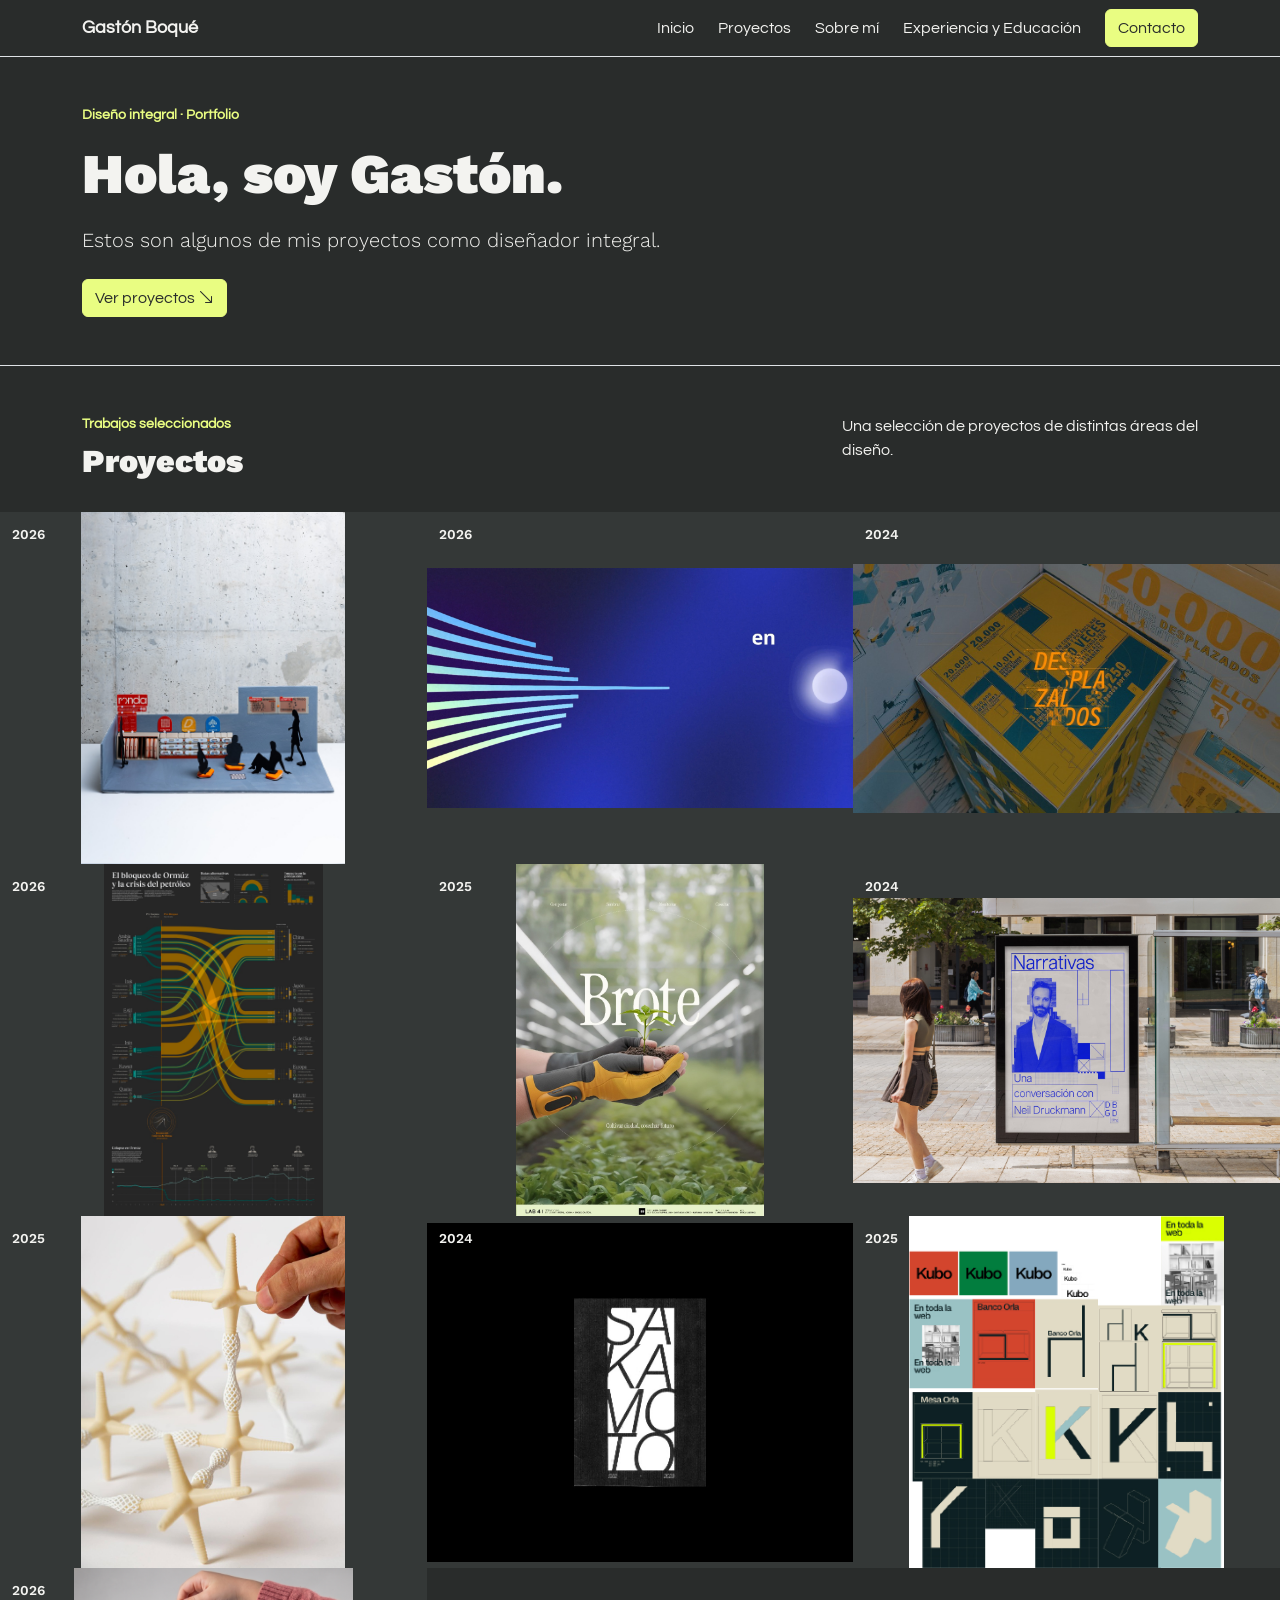
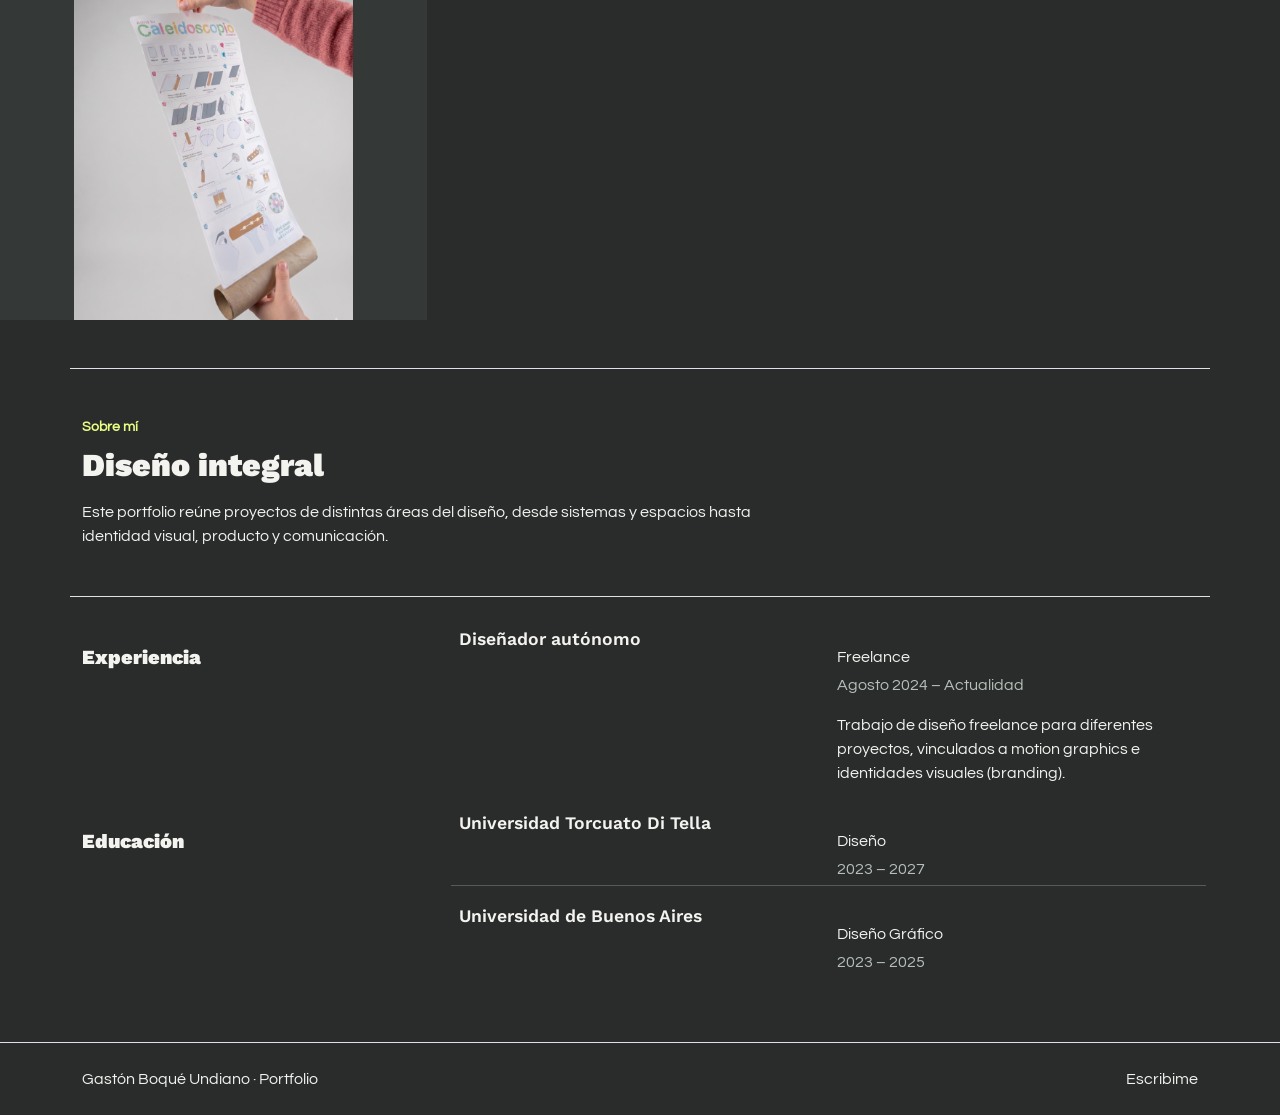
<file: index.html>
<!doctype html>
<html lang="es">
  <head>
    <meta charset="UTF-8" />
    <meta name="viewport" content="width=device-width, initial-scale=1.0" />
    <title>Portfolio de Gastón Boqué Undiano</title>

    <!-- Aca conecto los estilos de bootstrap -->
    <link
      rel="stylesheet"
      href="https://cdn.jsdelivr.net/npm/bootstrap@5.3.8/dist/css/bootstrap.min.css"
    />
    
    <!-- Aca conecto los iconos de bootstrap -->
    <link
      rel="stylesheet"
      href="https://cdn.jsdelivr.net/npm/bootstrap-icons@1.13.2/font/bootstrap-icons.min.css"
    />
    <!-- Aca conecto el css-->
    <link rel="stylesheet" href="css/estilos.css" />
  </head>

  <body>
    <!-- Aca armo la Navbar que se colapsa cuando se achica la pantalla en menu hamburguesa-->
    <nav class="navbar navbar-expand-lg navbar-dark border-bottom">
      <div class="container">
        <a class="navbar-brand fw-bold" href="#inicio">Gastón Boqué</a>

        <!-- Aca pongo el boton hamburguesa para cuando se achica la pantalla -->
        <button
          class="navbar-toggler"
          type="button"
          data-bs-toggle="collapse"
          data-bs-target="#menu-principal"
          aria-controls="menu-principal"
          aria-expanded="false"
          aria-label="Abrir menú de navegación"
        >
          <span class="navbar-toggler-icon"></span>
        </button>

        <!-- Aca pongo los enlaces internos de navegacion y el boton que abre el modal -->
        <div class="collapse navbar-collapse" id="menu-principal">
          <ul class="navbar-nav ms-auto align-items-lg-center gap-lg-2">
            <li class="nav-item">
              <a class="nav-link" href="#inicio">Inicio</a>
            </li>
            <li class="nav-item">
              <a class="nav-link" href="#proyectos">Proyectos</a>
            </li>
            <li class="nav-item">
              <a class="nav-link" href="#sobre-mi">Sobre mí</a>
            </li>
            <li class="nav-item">
              <a class="nav-link" href="#experiencia">Experiencia y Educación</a>
            </li>
            <li class="nav-item">
              <button
                class="btn btn-dark ms-lg-2"
                type="button"
                data-bs-toggle="modal"
                data-bs-target="#modal-contacto"
              >
                Contacto
              </button>
            </li>
          </ul>
        </div>
      </div>
    </nav>

    <!-- Aca armo el encabezado introductorio con encabezado, parrafo, y boton ancla que lleva a la seccion de proyectos -->
    <header id="inicio" class="encabezado-principal border-bottom">
      <div class="container py-5">
        <p class="etiqueta mb-3">Diseño integral · Portfolio</p>
        <h1 class="titulo-principal mb-3">Hola, soy Gastón.</h1>
        <p class="lead bajada mb-4">
          Estos son algunos de mis proyectos como diseñador integral.
        </p>
        <a class="btn btn-dark" href="#proyectos">
          Ver proyectos
          <i class="bi bi-arrow-down-right" aria-hidden="true"></i>
        </a>
      </div>
    </header>

    <!-- Aca empieza el contenido principal de la pagina con tres secciones -->
    <main class="py-5">

      <!-- Aca pongo la Seccion 1 de proyectos -->
      <section id="proyectos" class="mb-5" aria-labelledby="titulo-proyectos">
        <div class="container">
          <div class="row mb-4">
            <div class="col-12 col-lg-8">
              <p class="etiqueta mb-2">Trabajos seleccionados</p>
              <h2 id="titulo-proyectos" class="titulo-seccion">Proyectos</h2>
            </div>
            <div class="col-12 col-lg-4">
              <p class="mb-0">
                Una selección de proyectos de distintas áreas del diseño.
              </p>
            </div>
          </div>
        </div>
        <!-- Aca dejo el contenedor vacio con grilla responsiva donde JavaScript carga las tarjetas desde el json -->
        <div class="container-fluid px-0">
          <div
            id="contenedor-proyectos"
            class="row row-cols-1 row-cols-md-2 row-cols-lg-3 g-0"
          ></div>
        </div>
      </section>

      <!-- Aca pongo Seccion 2 Sobre mi -->
      <section id="sobre-mi" class="container sobre-mi border-top pt-5">
        <div class="row">
          <div class="col-12 col-lg-8">
            <p class="etiqueta mb-2">Sobre mí</p>
            <h2 class="titulo-seccion mb-3">Diseño integral</h2>
            <p class="mb-0">
              Este portfolio reúne proyectos de distintas áreas del diseño,
              desde sistemas y espacios hasta identidad visual, producto y
              comunicación.
            </p>
          </div>
        </div>
      </section>

      <!-- Aca pongo Seccion 3 de Experiencia y educacion con cols y rows, que tienen flex-->
      <section
        id="experiencia"
        class="container experiencia-educacion border-top pt-5 mt-5 d-flex flex-column gap-4"
        aria-labelledby="titulo-experiencia"
      >
        <!-- Aca armo el bloque de experiencia laboral -->
        <div class="fila-cv row g-3">
          <h2 id="titulo-experiencia" class="titulo-seccion titulo-cv col-12 col-md-4">
            Experiencia
          </h2>
          <div class="entradas-cv col-12 col-md-8">
            <article class="entrada-cv row g-3">
              <h3 class="nombre-cv col-12 col-md-6">Diseñador autónomo</h3>
              <div class="detalle-cv col-12 col-md-6">
                <p class="mb-1">Freelance</p>
                <p class="fechas-cv mb-3">Agosto 2024 – Actualidad</p>
                <p class="mb-0">
                  Trabajo de diseño freelance para diferentes proyectos,
                  vinculados a motion graphics e identidades visuales
                  (branding).
                </p>
              </div>
            </article>
          </div>
        </div>

        <!-- Aca armo el bloque de educacion-->
        <div class="fila-cv row g-3">
          <h2 class="titulo-seccion titulo-cv col-12 col-md-4">Educación</h2>
          <div class="entradas-cv col-12 col-md-8">
            <article class="entrada-cv row g-3">
              <h3 class="nombre-cv col-12 col-md-6">Universidad Torcuato Di Tella</h3>
              <div class="detalle-cv col-12 col-md-6">
                <p class="mb-1">Diseño</p>
                <p class="fechas-cv mb-0">2023 – 2027</p>
              </div>
            </article>
            <article class="entrada-cv row g-3">
              <h3 class="nombre-cv col-12 col-md-6">Universidad de Buenos Aires</h3>
              <div class="detalle-cv col-12 col-md-6">
                <p class="mb-1">Diseño Gráfico</p>
                <p class="fechas-cv mb-0">2023 – 2025</p>
              </div>
            </article>
          </div>
        </div>
      </section>
    </main>

    <!-- Aca pongo el footer con mi nombre , portfolio y el modal de contacto de vuelta.-->
    <footer class="border-top py-4">
      <div class="container d-flex flex-column flex-sm-row justify-content-between gap-2">
        <p class="mb-0">Gastón Boqué Undiano · Portfolio</p>
        <button
          class="boton-contacto-footer"
          type="button"
          data-bs-toggle="modal"
          data-bs-target="#modal-contacto"
        >
          Escribime
        </button>
      </div>
    </footer>

    <!-- Aca armo el modal de contacto personalizado, que esta conectado a Web3Forms, a través de la key-->
    <div
      class="modal fade"
      id="modal-contacto"
      tabindex="-1"
      aria-labelledby="titulo-modal-contacto"
      aria-hidden="true"
    >
      <div class="modal-dialog modal-dialog-centered">
        <div class="modal-content">
          <div class="modal-header">
            <h2 class="modal-title fs-5" id="titulo-modal-contacto">Contacto</h2>
            <button
              type="button"
              class="btn btn-dark"
              data-bs-dismiss="modal"
            >
              Cerrar
            </button>
          </div>
          <div class="modal-body">
            <form
              id="formulario-contacto"
              action="https://api.web3forms.com/submit"
              method="POST"
              class="needs-validation"
              novalidate
            >
              <input
                type="hidden"
                name="access_key"
                value="a5aa3f31-55c7-4923-b06c-0503b67e9f59"
              />
              <!-- Acá armo la casilla para poner el nombre -->
              <div class="mb-3">
                <label for="nombre" class="form-label">Nombre</label>
                <input
                  type="text"
                  class="form-control"
                  id="nombre"
                  name="name"
                  required
                />
                <!-- Acá va el mensaje de validación del nombre si no esta completado -->
                <div class="invalid-feedback">Completá tu nombre.</div>
              </div>
              <!-- Acá armo la casilla para poner el mail -->
              <div class="mb-3">
                <label for="email" class="form-label">Email</label>
                <input
                  type="email"
                  class="form-control"
                  id="email"
                  name="email"
                  required
                />

                <!-- Acá va el mensaje de validación si el mail no es válido -->
                <div class="invalid-feedback">Ingresá un email válido.</div>
              </div>

              <!-- Acá armo la casilla para poner el mensaje -->
              <div class="mb-3">
                <label for="mensaje" class="form-label">Mensaje</label>
                <textarea
                  class="form-control"
                  id="mensaje"
                  name="message"
                  rows="4"
                  required
                ></textarea>
                <!-- Acá va el mensaje de validación si la casilla de mensaje está vacia-->
                <div class="invalid-feedback">Escribí un mensaje.</div>
              </div>

              <!-- Acá armo el botón para enviar el mensaje -->
              <button type="submit" class="btn btn-dark">Enviar mensaje</button>
            </form>

            <!-- Acá pongo el mensaje de respuesta del formulario estádar de Bootstrap -->
            <div
              id="mensaje-formulario"
              class="alert d-none mt-3"
              role="status"
              aria-live="polite"
            ></div>
          </div>
        </div>
      </div>
    </div>

    <!-- Aca conecto con Bootstrap para javascript y elementos interactivos-->
    <script src="https://cdn.jsdelivr.net/npm/bootstrap@5.3.8/dist/js/bootstrap.bundle.min.js"></script>

    <!-- Aca conecto con el archivo de javascript-->
    <script src="js/code.js"></script>
  </body>
</html>
</file>
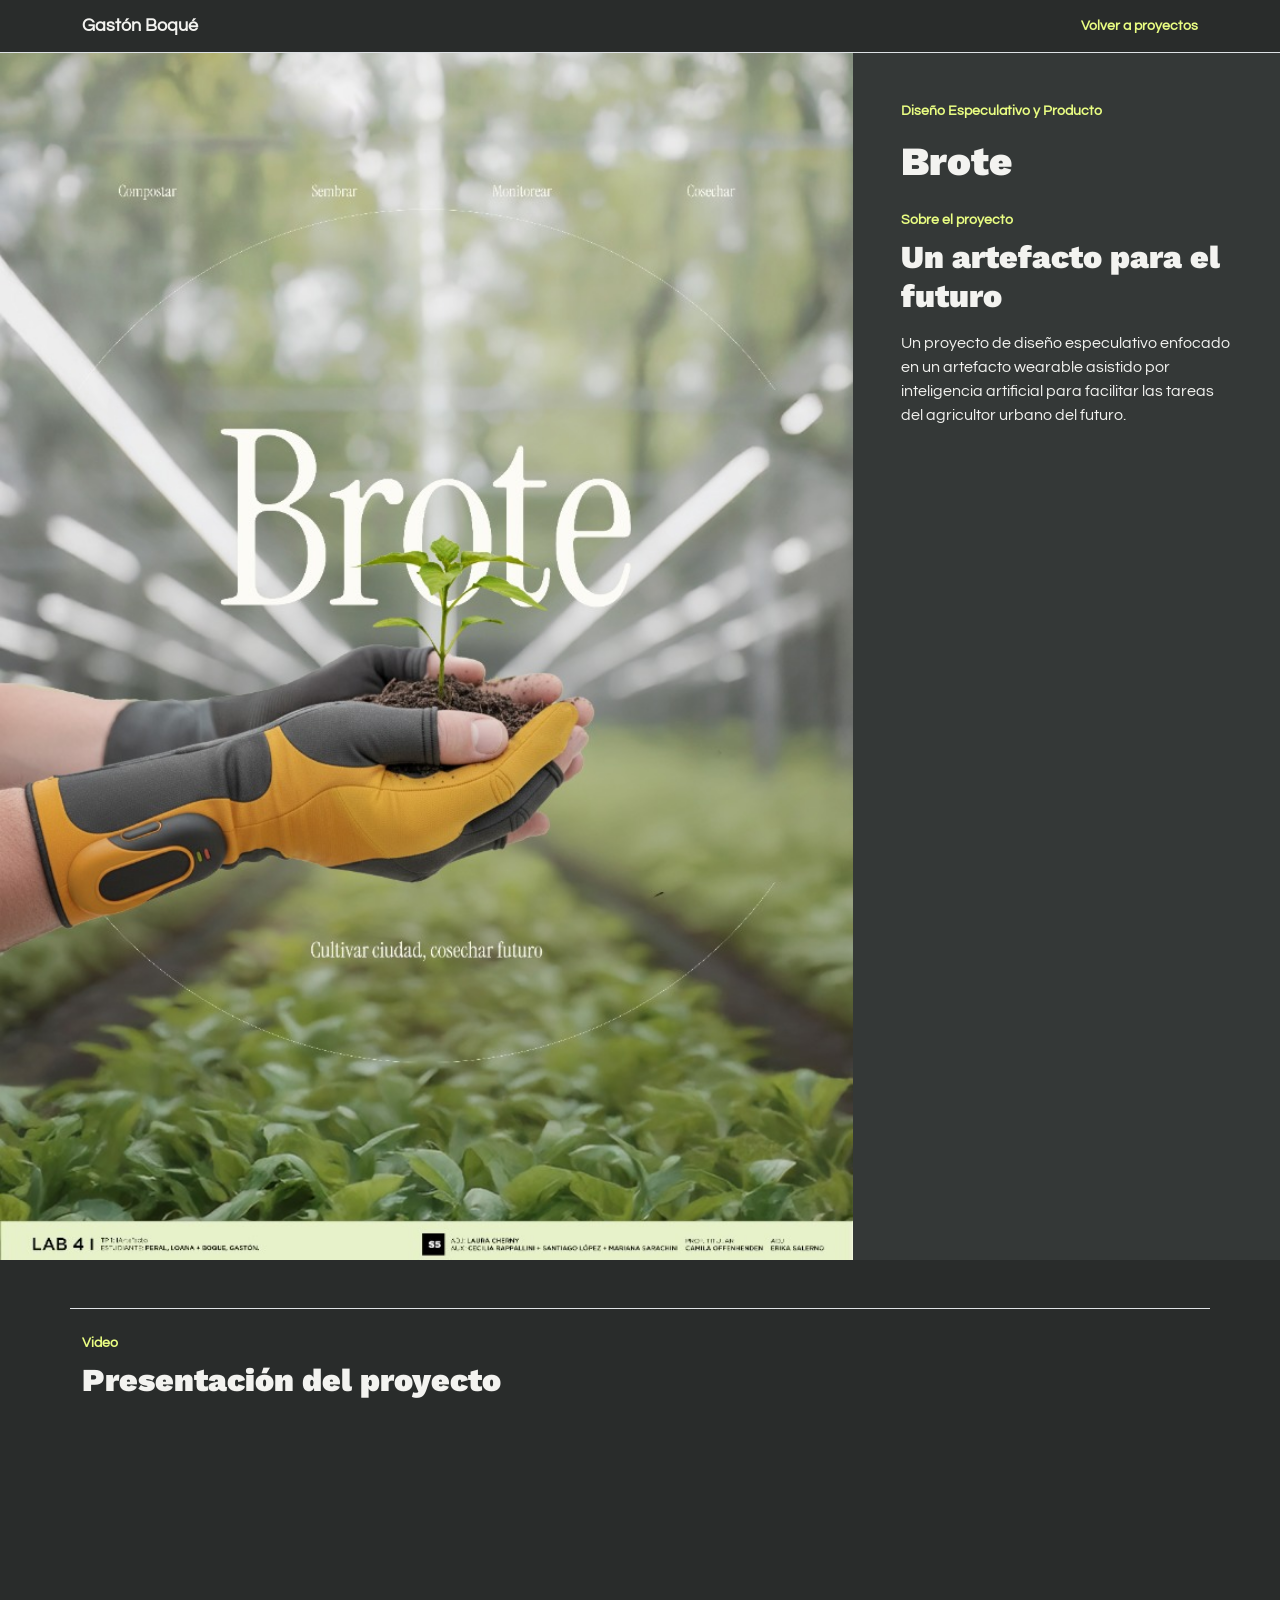
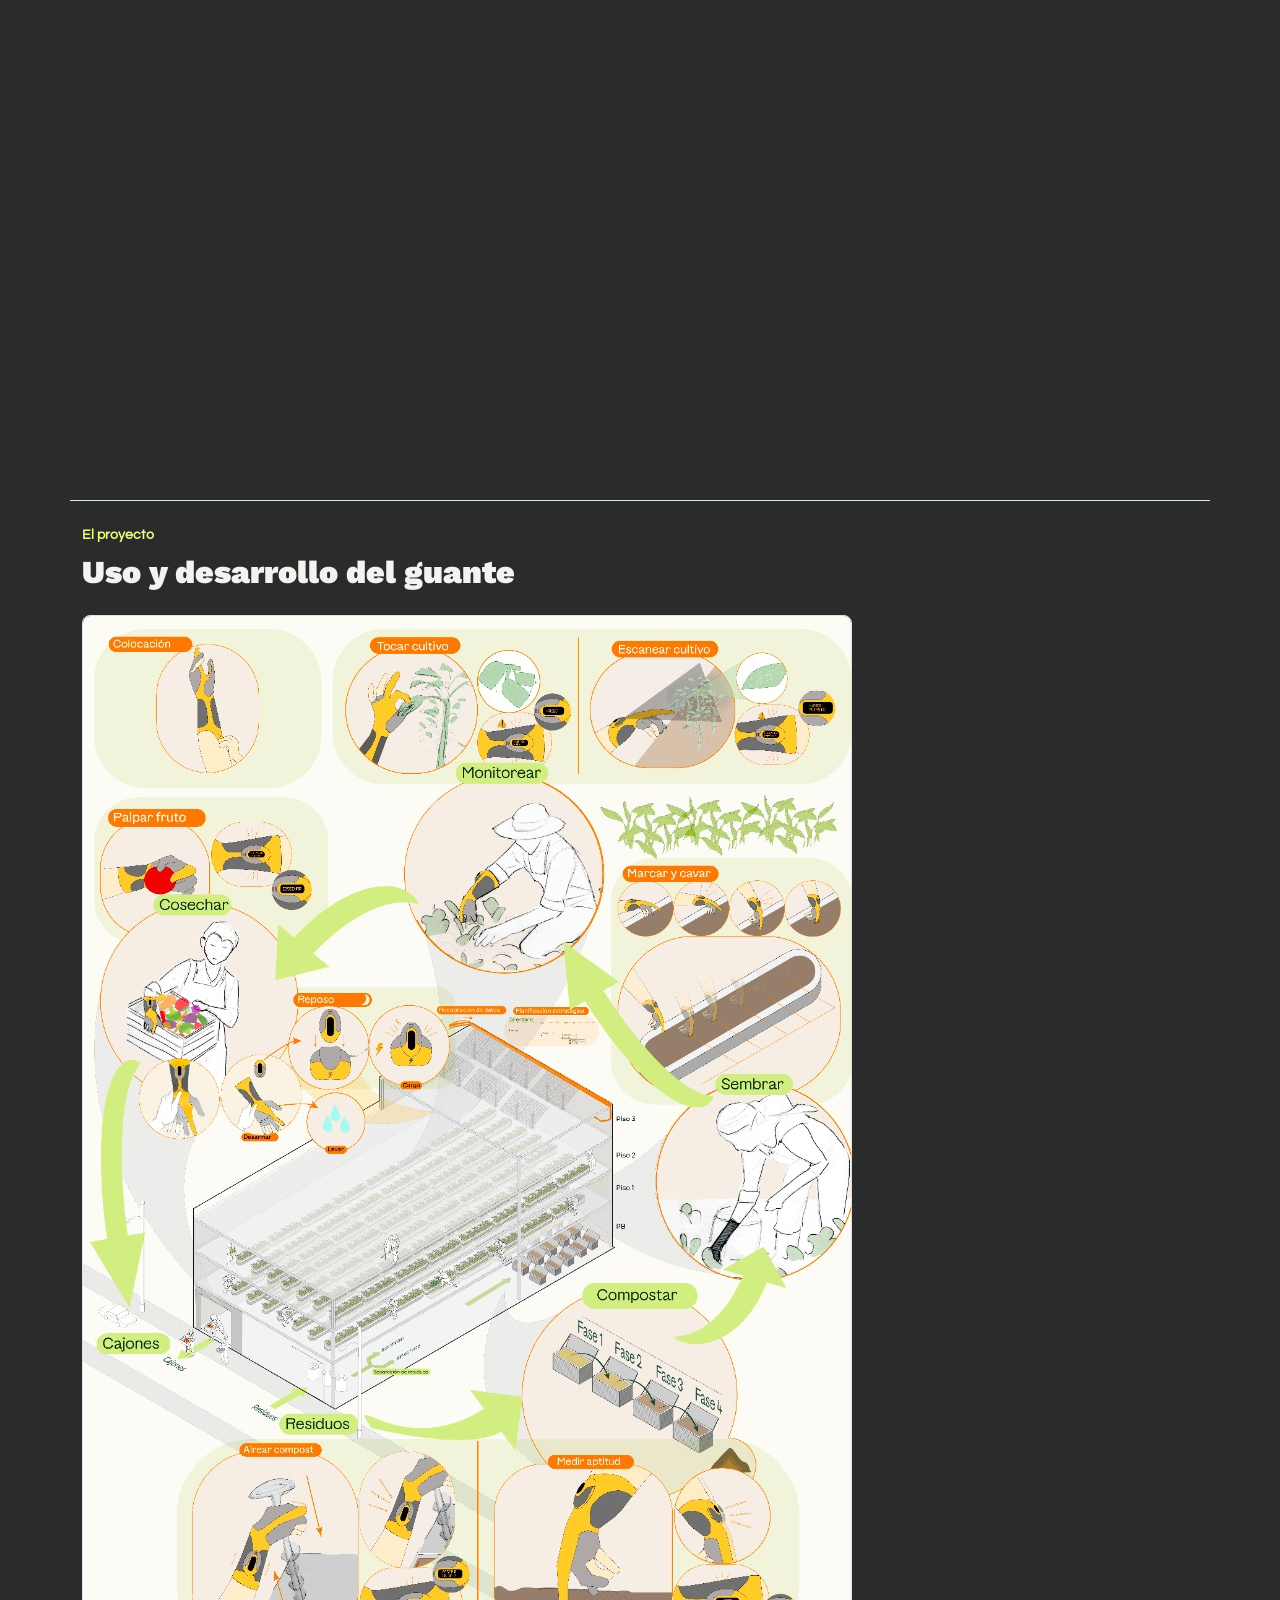
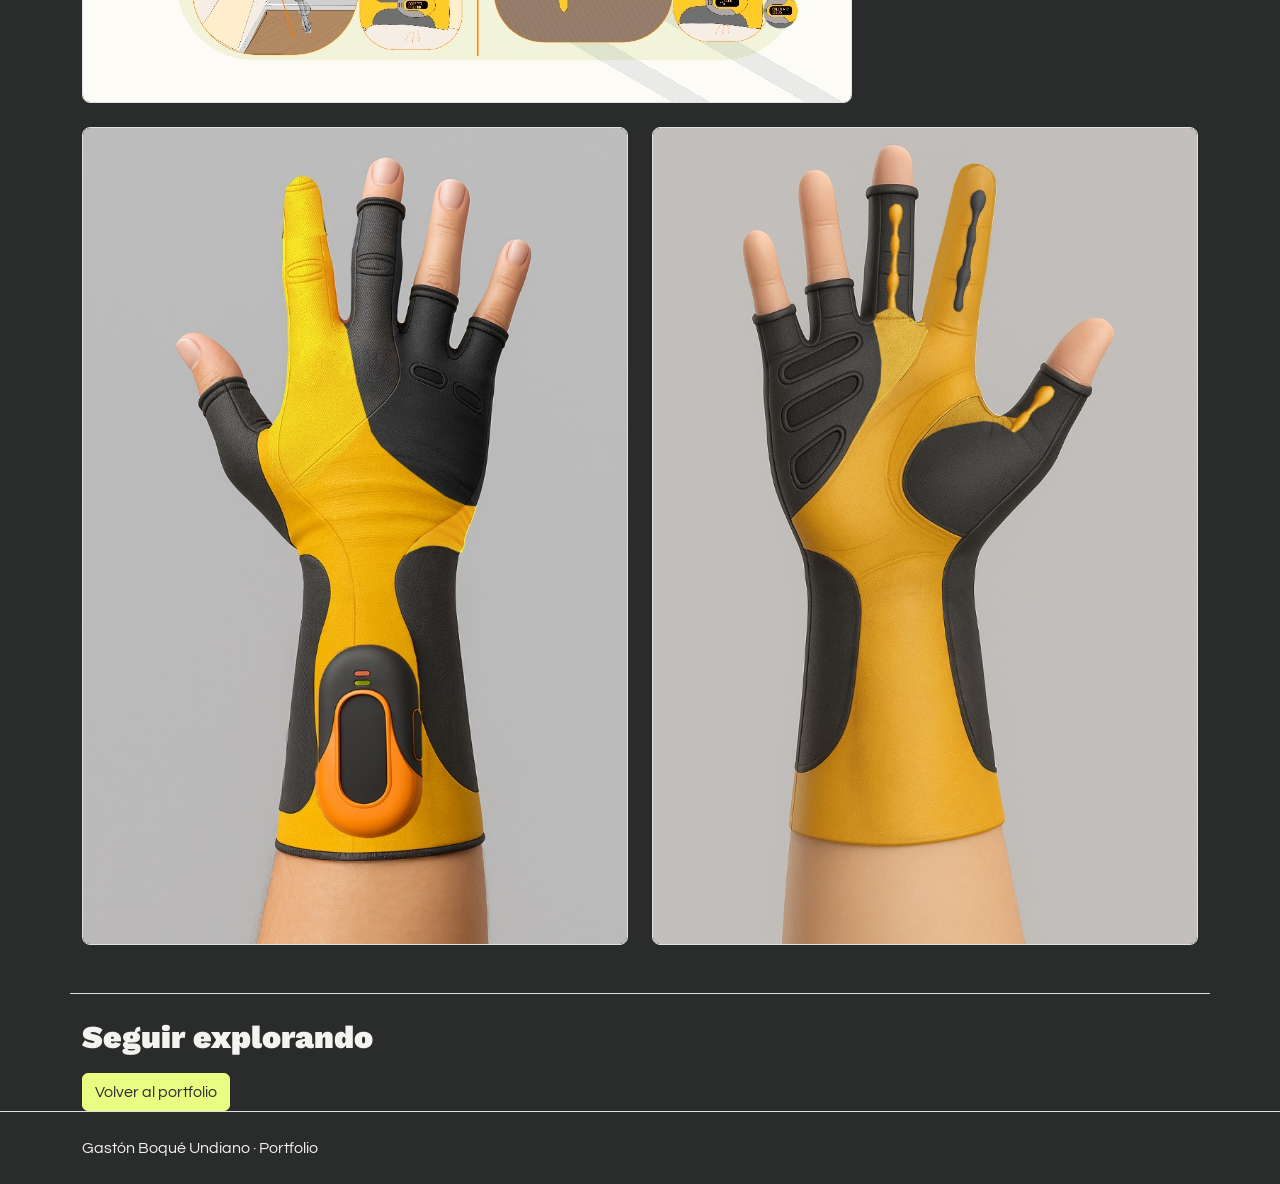
<file: proyectos/brote.html>
<!doctype html>
<html lang="es">

<head>
  <meta charset="UTF-8" />
  <meta name="viewport" content="width=device-width, initial-scale=1.0" />
  <title>Brote | Portfolio de Gastón Boqué</title>
  <link rel="stylesheet" href="https://cdn.jsdelivr.net/npm/bootstrap@5.3.8/dist/css/bootstrap.min.css" />
  <link rel="stylesheet" href="../css/estilos.css" />
</head>

<body>
  <nav class="navbar border-bottom">
    <div class="container">
      <a class="navbar-brand fw-bold" href="../index.html#inicio">Gastón Boqué</a>
      <a class="enlace-proyecto" href="../index.html#proyectos">Volver a proyectos</a>
    </div>
  </nav>

  <main class="proyecto-pagina">
    <section class="row g-0 proyecto-principal">
      <div class="col-12 col-lg-8 proyecto-imagen">
        <img class="imagen-proyecto-destacada" src="../img/brote-poster.jpg"
          alt="Póster de Brote: unas manos con guantes sostienen un brote en un cultivo." />
      </div>
      <div class="col-12 col-lg-4 proyecto-detalles p-4 p-lg-5">
        <p class="etiqueta mb-3">Diseño Especulativo y Producto</p>
        <h1 class="titulo-principal mb-4">Brote</h1>
        <p class="etiqueta mb-2">Sobre el proyecto</p>
        <h2 class="titulo-seccion mb-3">Un artefacto para el futuro</h2>
        <p>
          Un proyecto de diseño especulativo enfocado en un artefacto wearable
          asistido por inteligencia artificial para facilitar las tareas del
          agricultor urbano del futuro.
        </p>
      </div>
    </section>

    <section class="container border-top mt-5 pt-4">
      <p class="etiqueta mb-2">Video</p>
      <h2 class="titulo-seccion mb-4">Presentación del proyecto</h2>
      <div class="ratio ratio-16x9">
        <iframe width="100%" height="450" src="https://www.youtube.com/embed/gCykc2tMkyw"
          title="Video de presentación de Brote"
          allow="accelerometer; autoplay; clipboard-write; encrypted-media; gyroscope; picture-in-picture; web-share"
          allowfullscreen></iframe>
      </div>
    </section>

    <section class="container border-top mt-5 pt-4">
      <p class="etiqueta mb-2">El proyecto</p>
      <h2 class="titulo-seccion mb-4">Uso y desarrollo del guante</h2>
      <div class="row g-4">
        <div class="col-12">
          <img class="img-fluid rounded-3 border" src="../img/brote-secuencia-uso.jpg"
            alt="Panel con la secuencia de uso del guante y su relación con el cultivo." />
        </div>
        <div class="col-12 col-md-6">
          <img class="img-fluid rounded-3 border" src="../img/brote-guante-dorso.jpg"
            alt="Vista del dorso del guante Brote." />
        </div>
        <div class="col-12 col-md-6">
          <img class="img-fluid rounded-3 border" src="../img/brote-guante-palma.jpg"
            alt="Vista de la palma del guante Brote." />
        </div>
      </div>
    </section>

    <section class="container border-top mt-5 pt-4">
      <h2 class="titulo-seccion mb-3">Seguir explorando</h2>
      <a class="btn btn-dark" href="../index.html#proyectos">Volver al portfolio</a>
    </section>
  </main>

  <footer class="border-top py-4">
    <div class="container">
      <p class="mb-0">Gastón Boqué Undiano · Portfolio</p>
    </div>
  </footer>
</body>

</html>
</file>
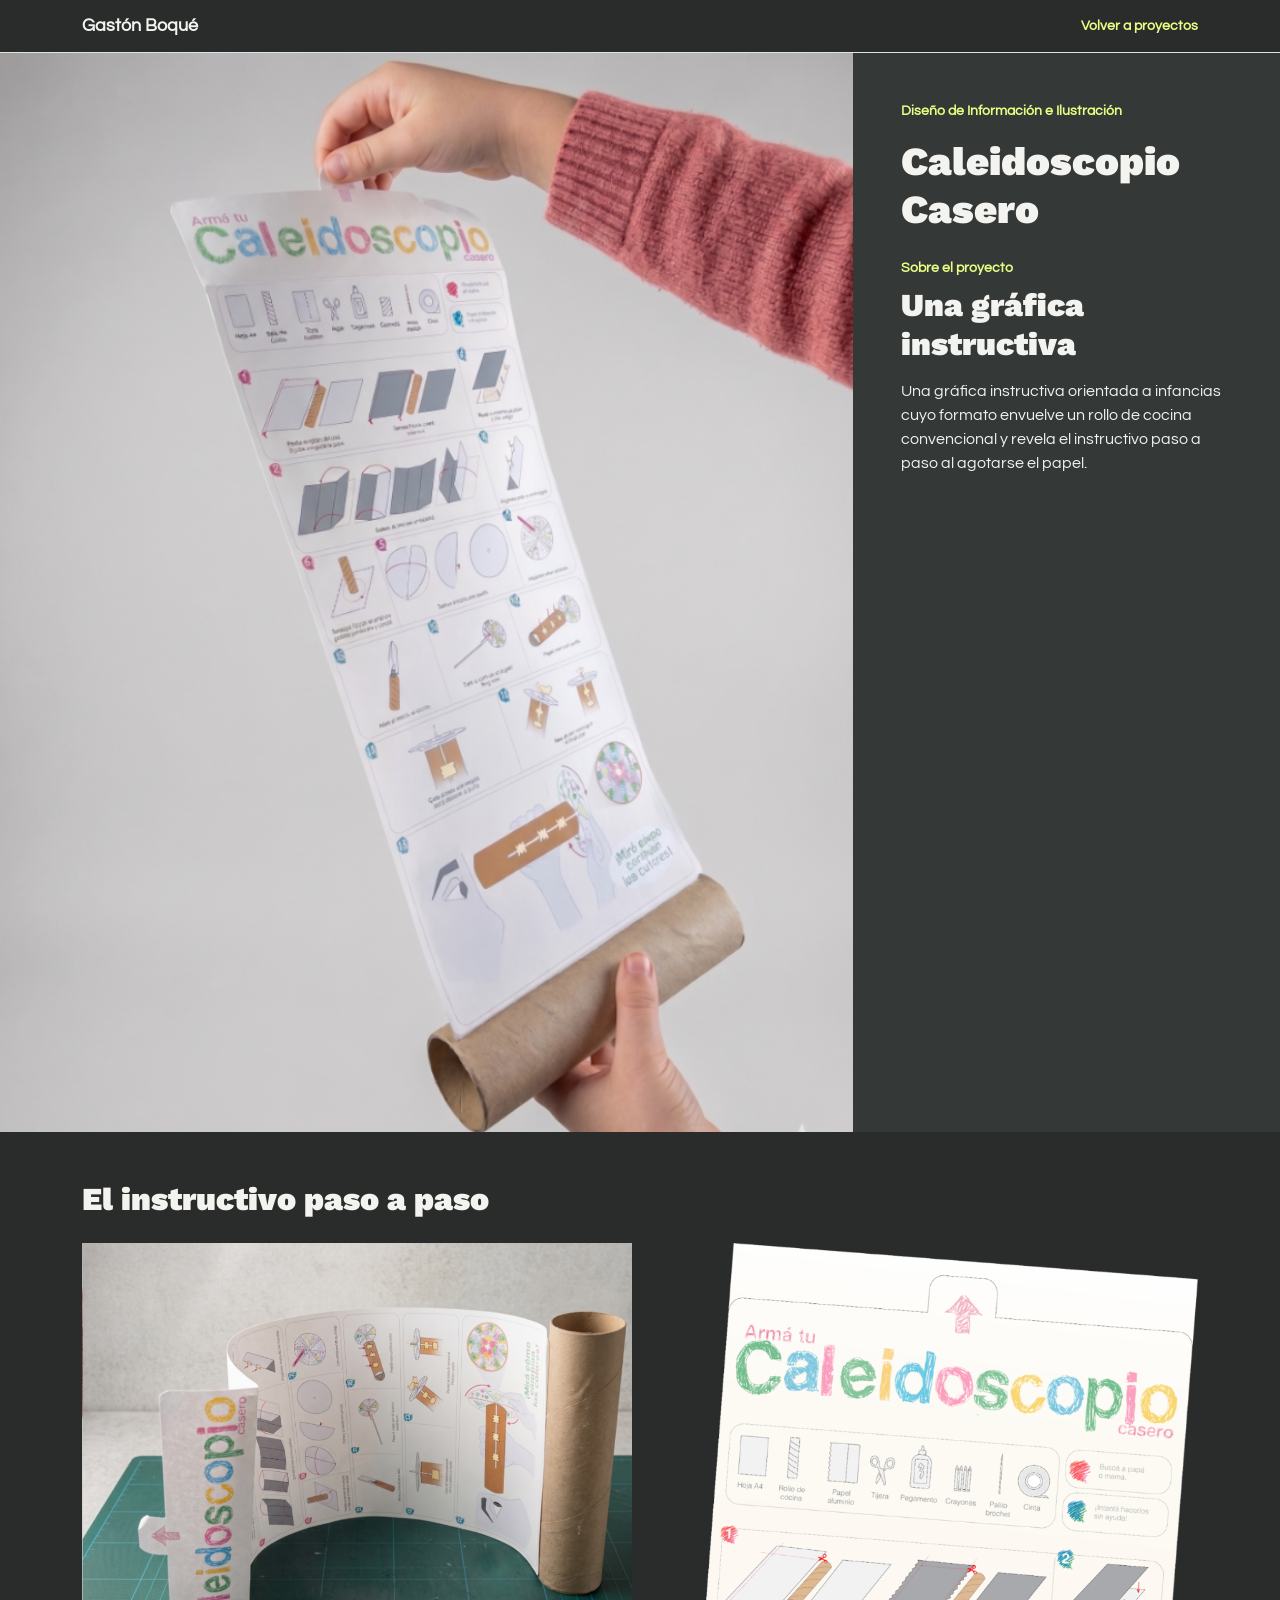
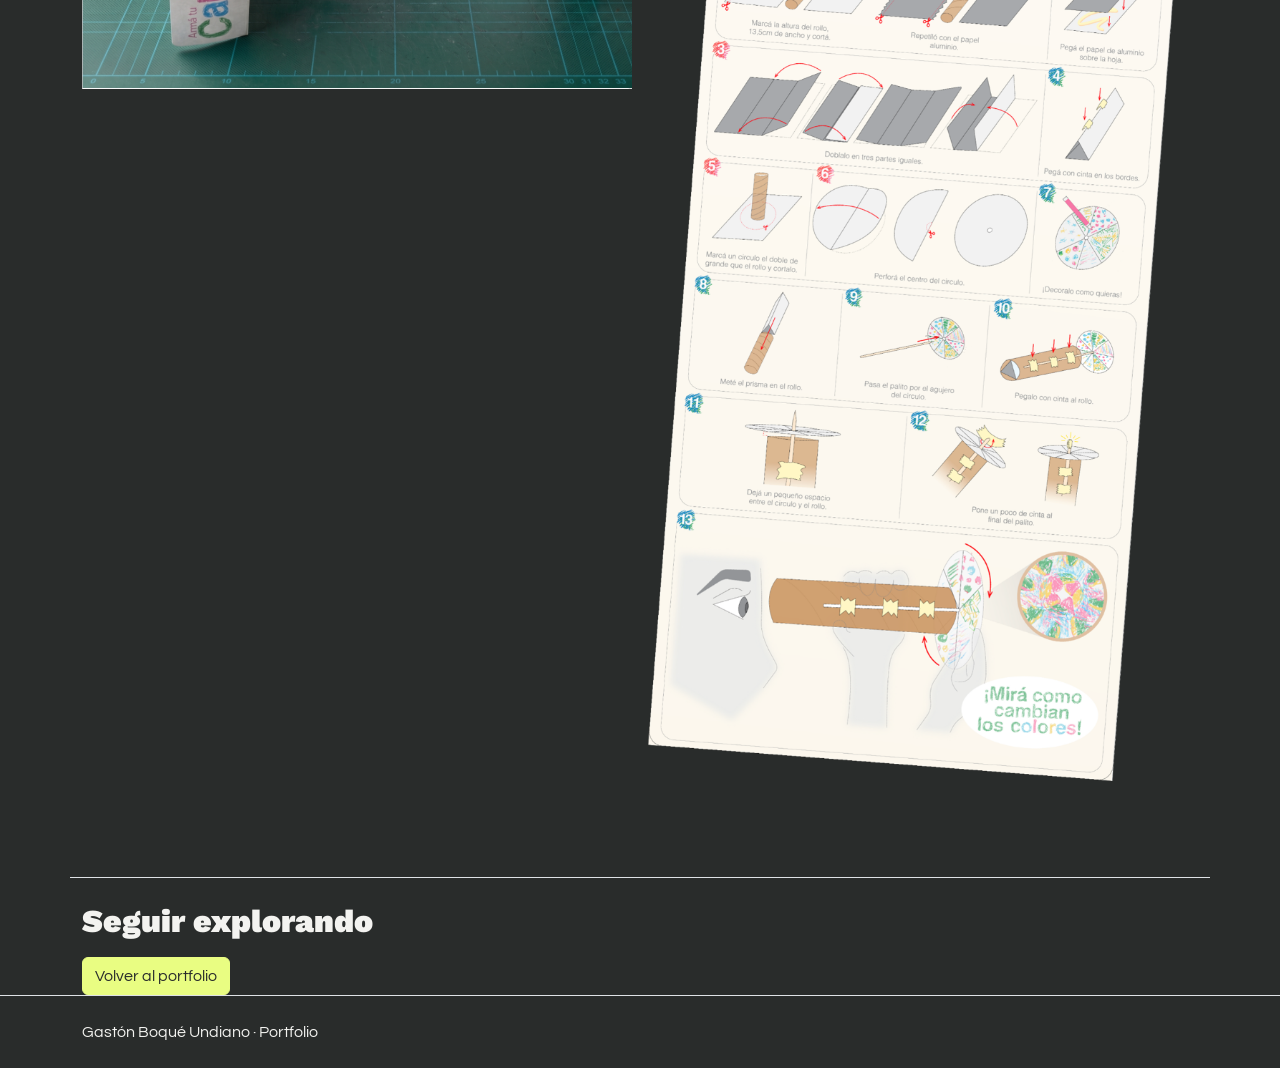
<file: proyectos/caleidoscopio-casero.html>
<!doctype html>
<html lang="es">
  <head>
    <meta charset="UTF-8" />
    <meta name="viewport" content="width=device-width, initial-scale=1.0" />
    <title>Caleidoscopio Casero | Portfolio de Gastón Boqué</title>
    <link
      rel="stylesheet"
      href="https://cdn.jsdelivr.net/npm/bootstrap@5.3.8/dist/css/bootstrap.min.css"
    />
    <link rel="stylesheet" href="../css/estilos.css" />
  </head>

  <body>
    <nav class="navbar border-bottom">
      <div class="container">
        <a class="navbar-brand fw-bold" href="../index.html#inicio">Gastón Boqué</a>
        <a class="enlace-proyecto" href="../index.html#proyectos">Volver a proyectos</a>
      </div>
    </nav>

    <main class="proyecto-pagina">
      <section class="row g-0 proyecto-principal">
        <div class="col-12 col-lg-8 proyecto-imagen">
          <img
            class="imagen-proyecto-destacada"
            src="../img/caleidoscopio-instructivo-en-uso.png"
            alt="Una persona sostiene el instructivo del caleidoscopio junto al tubo de cartón."
          />
        </div>
        <div class="col-12 col-lg-4 proyecto-detalles p-4 p-lg-5">
          <p class="etiqueta mb-3">Diseño de Información e Ilustración</p>
          <h1 class="titulo-principal mb-4">Caleidoscopio Casero</h1>
          <p class="etiqueta mb-2">Sobre el proyecto</p>
          <h2 class="titulo-seccion mb-3">Una gráfica instructiva</h2>
          <p>
            Una gráfica instructiva orientada a infancias cuyo formato envuelve
            un rollo de cocina convencional y revela el instructivo paso a paso
            al agotarse el papel.
          </p>
        </div>
      </section>

      <section class="container py-5" aria-label="Imágenes del instructivo del Caleidoscopio Casero">
        <h2 class="titulo-seccion mb-4">El instructivo paso a paso</h2>
        <div class="row g-3">
          <div class="col-12 col-md-6">
            <img
              class="imagen-proyecto"
              src="../img/caleidoscopio-instructivo-desplegado.png"
              alt="El instructivo desplegado junto a un tubo de cartón sobre una mesa de trabajo."
            />
          </div>
          <div class="col-12 col-md-6">
            <img
              class="imagen-proyecto"
              src="../img/caleidoscopio-instructivo-grafica.png"
              alt="Lámina gráfica del instructivo con materiales y pasos para armar el caleidoscopio."
            />
          </div>
        </div>
      </section>

      <section class="container border-top mt-5 pt-4">
        <h2 class="titulo-seccion mb-3">Seguir explorando</h2>
        <a class="btn btn-dark" href="../index.html#proyectos">Volver al portfolio</a>
      </section>
    </main>

    <footer class="border-top py-4">
      <div class="container">
        <p class="mb-0">Gastón Boqué Undiano · Portfolio</p>
      </div>
    </footer>
  </body>
</html>
</file>
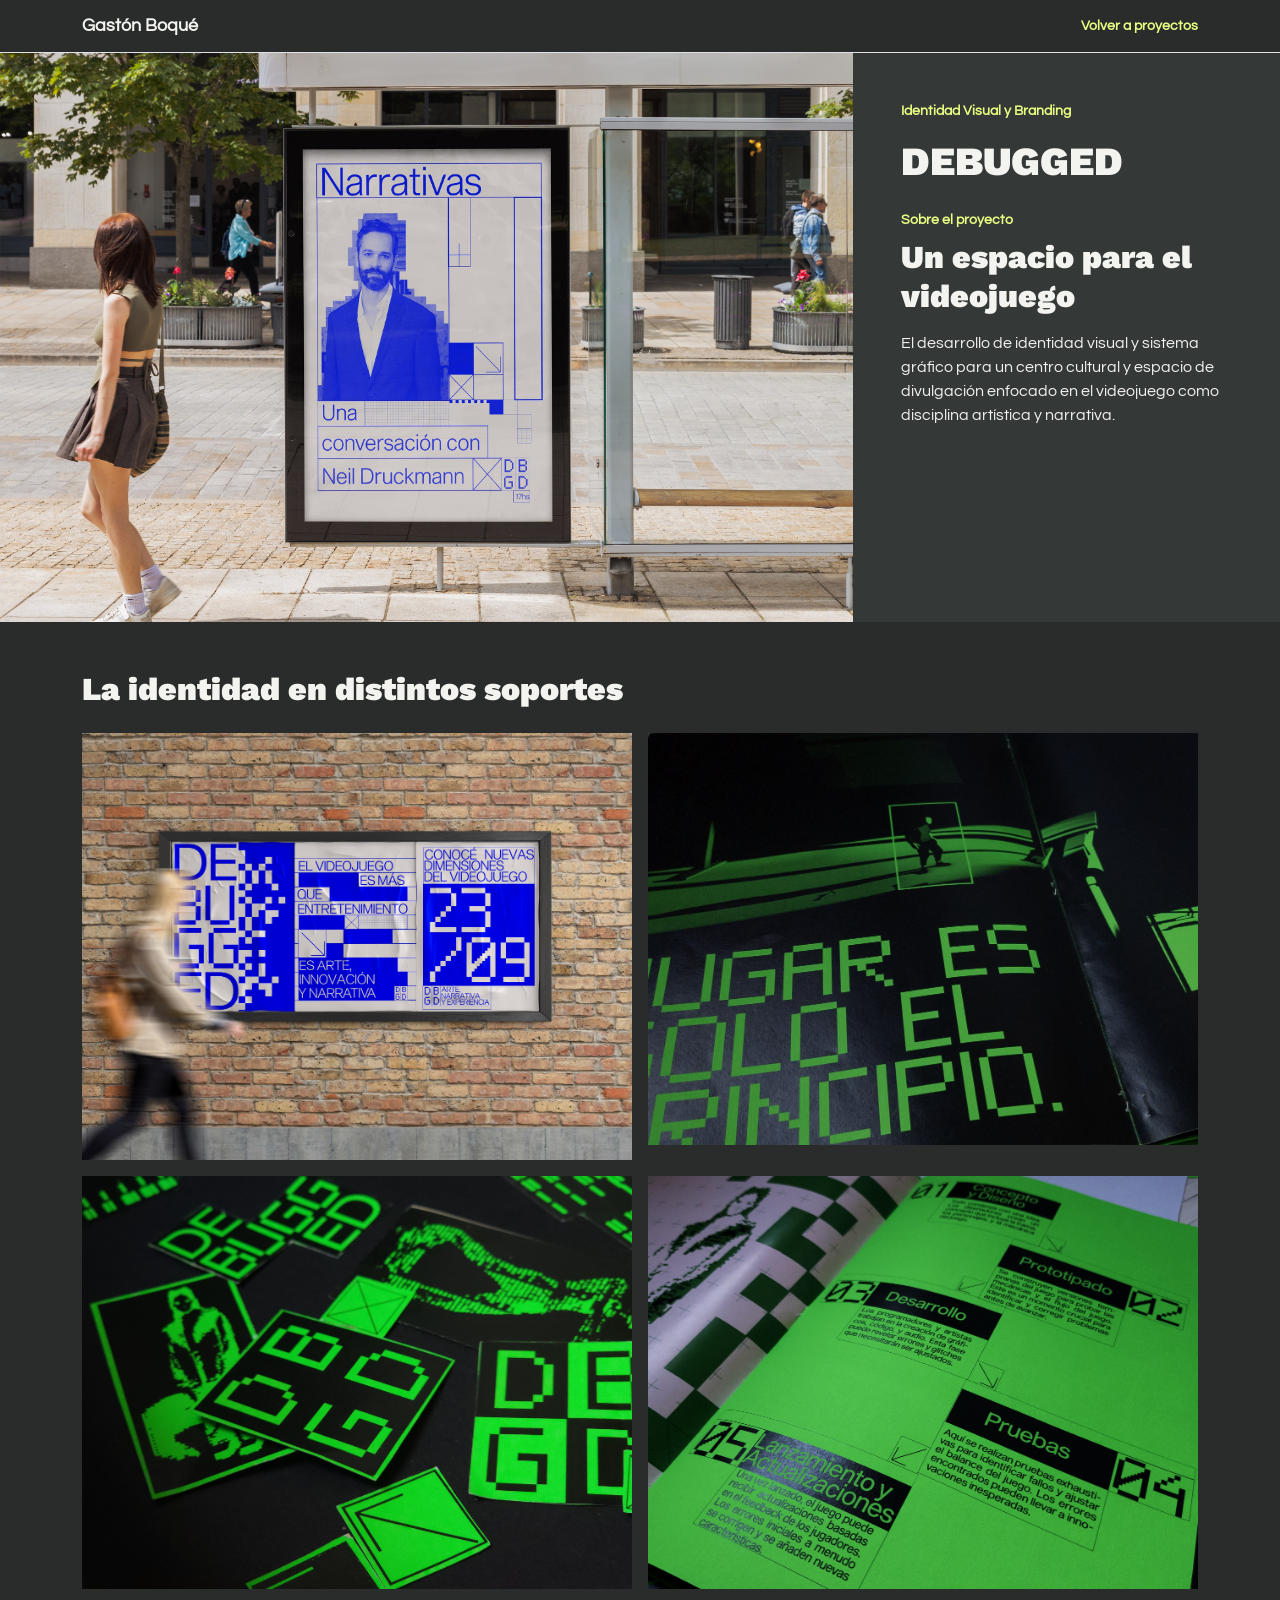
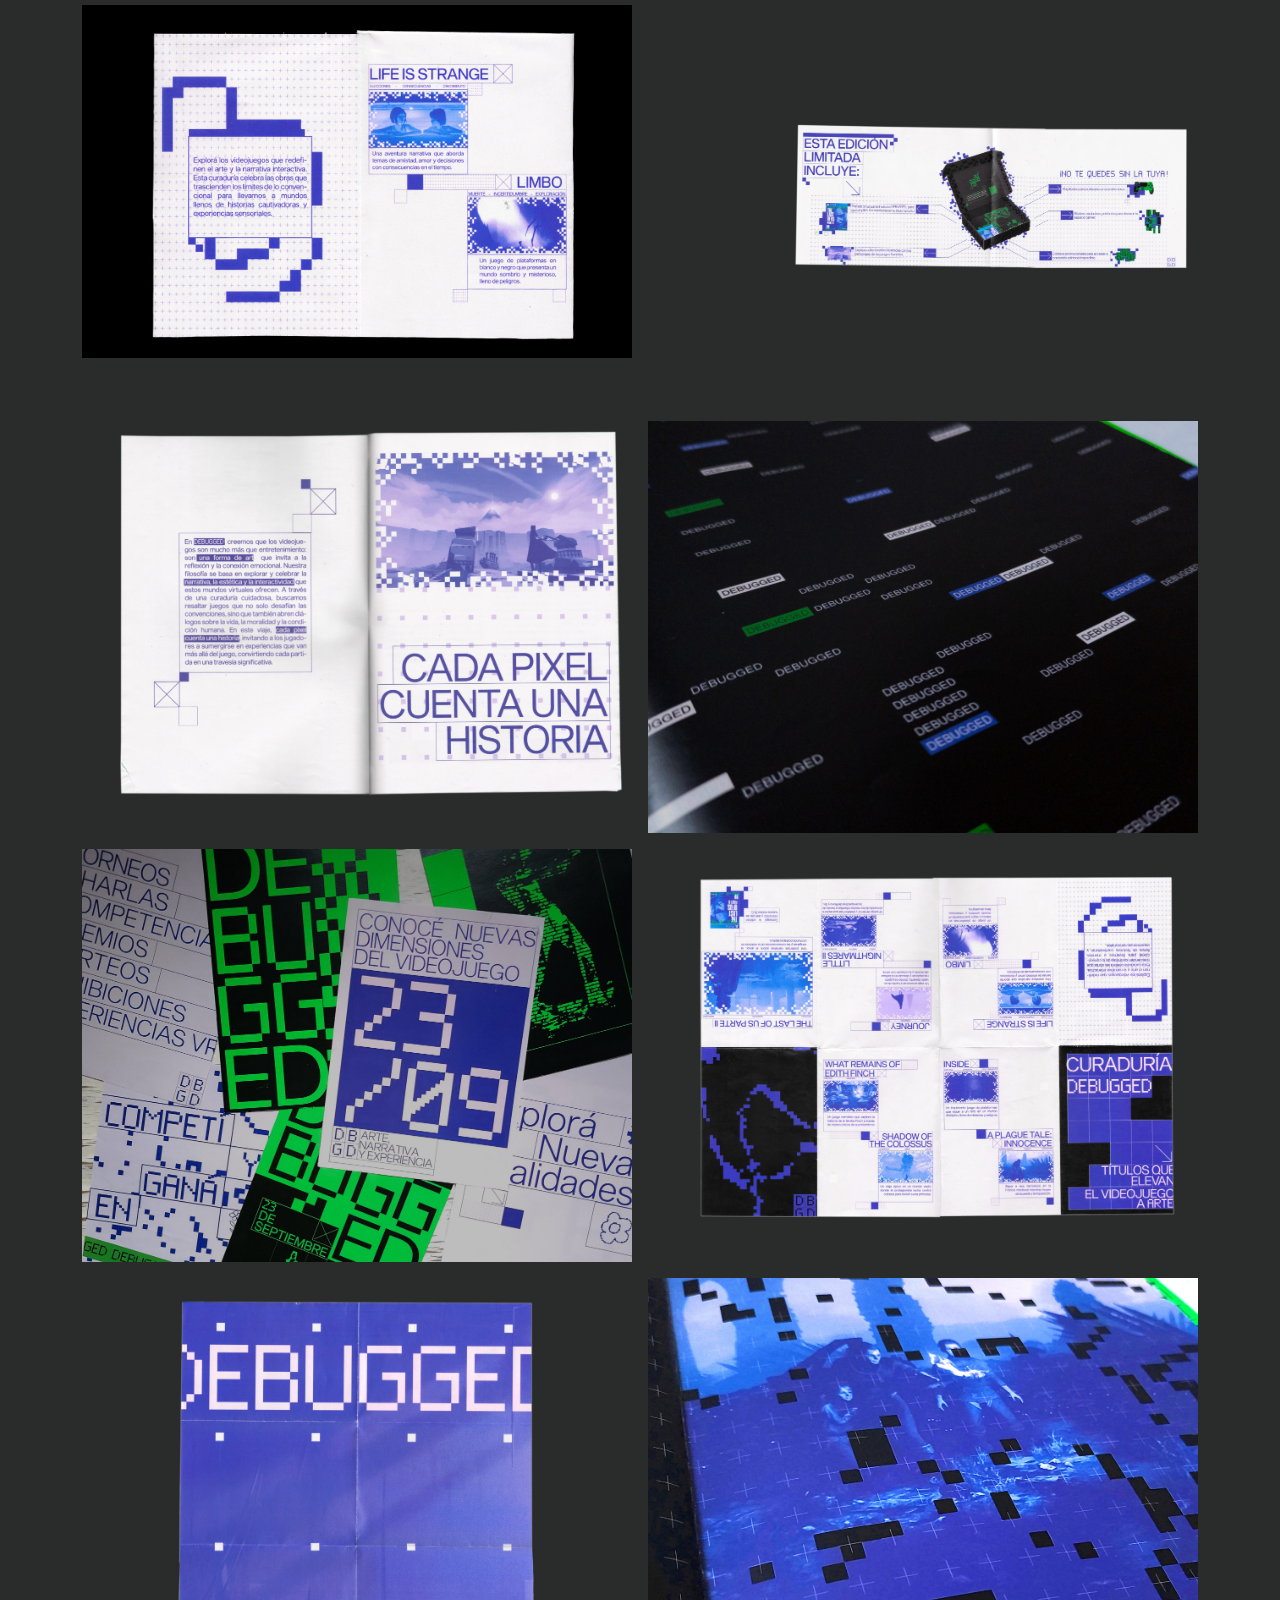
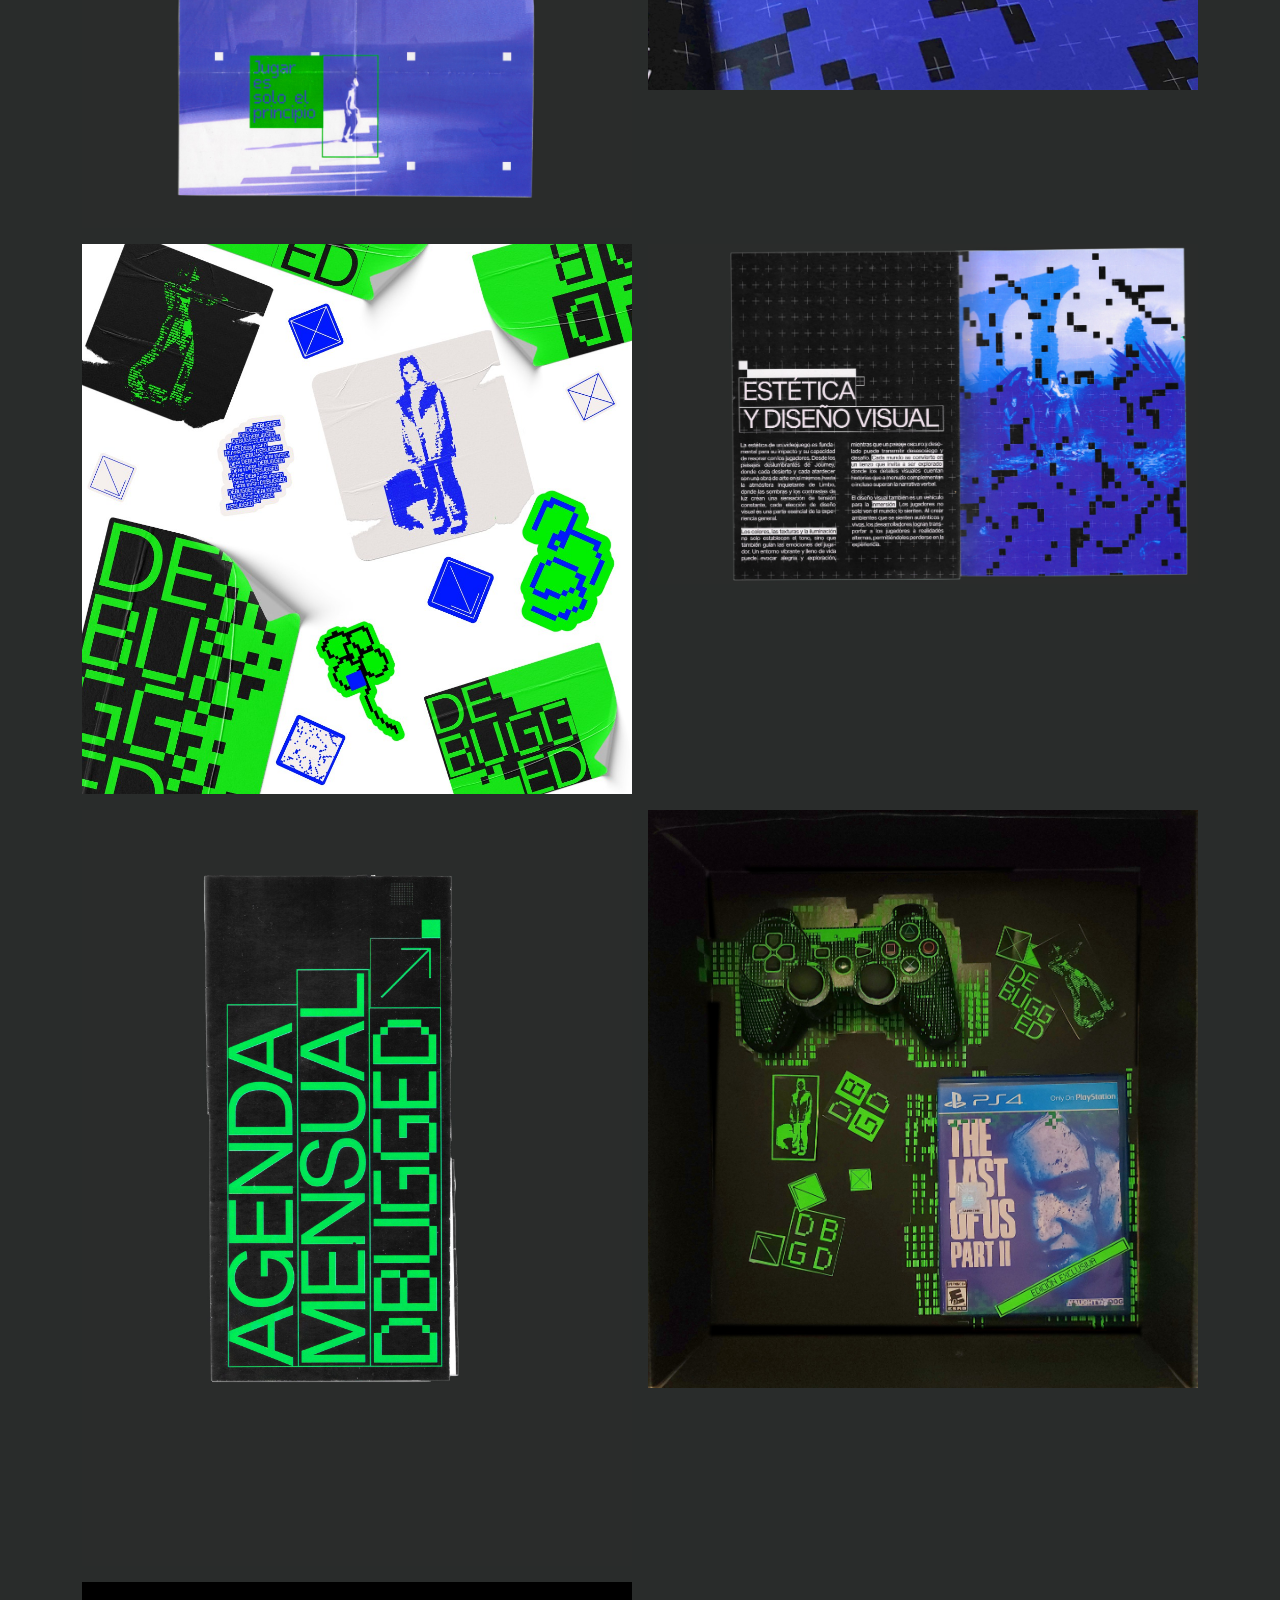
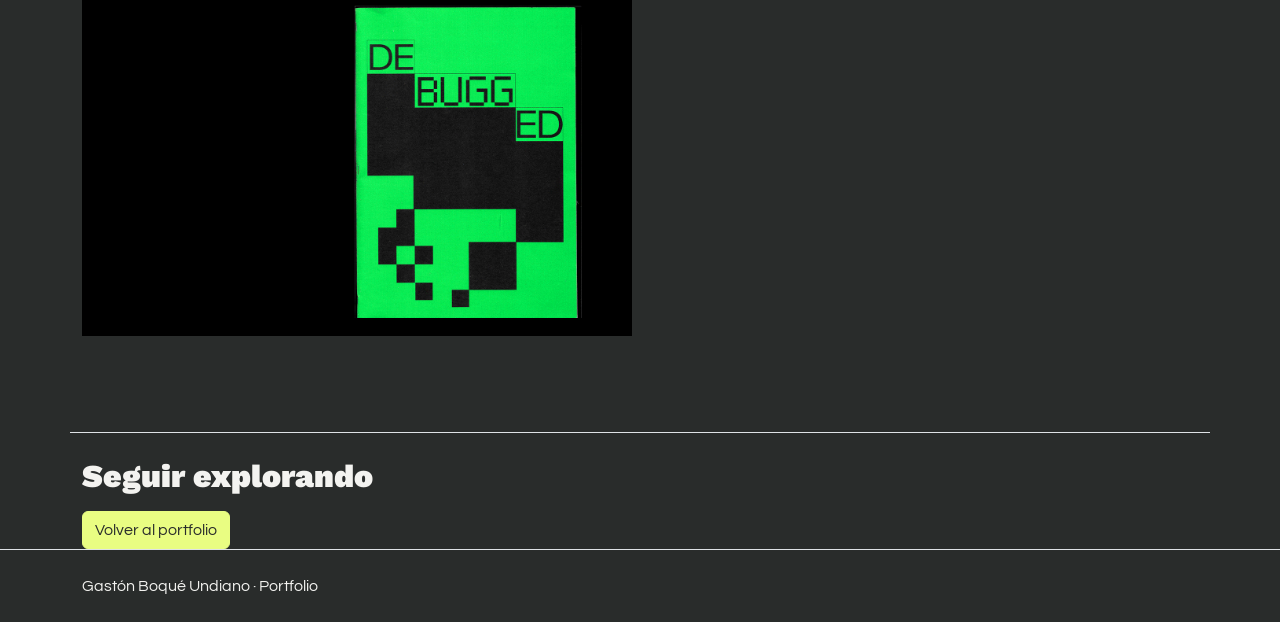
<file: proyectos/debugged.html>
<!doctype html>
<html lang="es">
  <head>
    <meta charset="UTF-8" />
    <meta name="viewport" content="width=device-width, initial-scale=1.0" />
    <title>DEBUGGED | Portfolio de Gastón Boqué</title>
    <link
      rel="stylesheet"
      href="https://cdn.jsdelivr.net/npm/bootstrap@5.3.8/dist/css/bootstrap.min.css"
    />
    <link rel="stylesheet" href="../css/estilos.css" />
  </head>

  <body>
    <nav class="navbar border-bottom">
      <div class="container">
        <a class="navbar-brand fw-bold" href="../index.html#inicio">Gastón Boqué</a>
        <a class="enlace-proyecto" href="../index.html#proyectos">Volver a proyectos</a>
      </div>
    </nav>

    <main class="proyecto-pagina">
      <section class="row g-0 proyecto-principal">
        <div class="col-12 col-lg-8 proyecto-imagen">
          <img
            class="imagen-proyecto-destacada"
            src="../img/debugged-citylight.jpg"
            alt="Mockup de un cartel urbano de DEBUGGED con la identidad visual del proyecto."
          />
        </div>
        <div class="col-12 col-lg-4 proyecto-detalles p-4 p-lg-5">
          <p class="etiqueta mb-3">Identidad Visual y Branding</p>
          <h1 class="titulo-principal mb-4">DEBUGGED</h1>
          <p class="etiqueta mb-2">Sobre el proyecto</p>
          <h2 class="titulo-seccion mb-3">Un espacio para el videojuego</h2>
          <p>
            El desarrollo de identidad visual y sistema gráfico para un centro
            cultural y espacio de divulgación enfocado en el videojuego como
            disciplina artística y narrativa.
          </p>
        </div>
      </section>

      <section class="container py-5" aria-label="Imágenes del proyecto DEBUGGED">
        <h2 class="titulo-seccion mb-4">La identidad en distintos soportes</h2>
        <div class="row g-3">
          <div class="col-12 col-md-6">
            <img
              class="imagen-proyecto"
              src="../img/debugged-afiche-exterior.jpg"
              alt="Afiche de DEBUGGED exhibido sobre una pared de ladrillos."
             
            />
          </div>
          <div class="col-12 col-md-6">
            <img
              class="imagen-proyecto"
              src="../img/debugged-identidad-mural.jpg"
              alt="Gráfica de DEBUGGED proyectada en un espacio oscuro."
             
            />
          </div>
          <div class="col-12 col-md-6">
            <img
              class="imagen-proyecto"
              src="../img/debugged-sistema-impreso.jpg"
              alt="Piezas gráficas impresas en verde y negro."
             
            />
          </div>
          <div class="col-12 col-md-6">
            <img
              class="imagen-proyecto"
              src="../img/debugged-catalogo-interior.jpg"
              alt="Detalle del catálogo verde con contenido y recursos de identidad."
             
            />
          </div>
          <div class="col-12 col-md-6">
            <img
              class="imagen-proyecto"
              src="../img/debugged-catalogo-animado.gif"
              alt="Animación de la tapa del catálogo de DEBUGGED."
             
            />
          </div>
          <div class="col-12 col-md-6">
            <img
              class="imagen-proyecto"
              src="../img/debugged-anuncio.jpg"
              alt="Pieza de anuncio para una edición limitada con la gráfica de DEBUGGED."
             
            />
          </div>
          <div class="col-12 col-md-6">
            <img
              class="imagen-proyecto"
              src="../img/debugged-fanzine-apertura.jpg"
              alt="Doble página del fanzine con textos y una imagen pixelada."
             
            />
          </div>
          <div class="col-12 col-md-6">
            <img
              class="imagen-proyecto"
              src="../img/debugged-grafica-editorial.jpg"
              alt="Detalle de piezas tipográficas de DEBUGGED sobre fondo oscuro."
             
            />
          </div>
          <div class="col-12 col-md-6">
            <img
              class="imagen-proyecto"
              src="../img/debugged-campana-grafica.jpg"
              alt="Afiches de DEBUGGED aplicados en diferentes soportes."
             
            />
          </div>
          <div class="col-12 col-md-6">
            <img
              class="imagen-proyecto"
              src="../img/debugged-catalogo-desplegado.jpg"
              alt="Vista del catálogo abierto con páginas y recursos gráficos."
             
            />
          </div>
          <div class="col-12 col-md-6">
            <img
              class="imagen-proyecto"
              src="../img/debugged-poster-catalogo.jpg"
              alt="Afiche vertical de DEBUGGED en tonos azules."
             
            />
          </div>
          <div class="col-12 col-md-6">
            <img
              class="imagen-proyecto"
              src="../img/debugged-grafica-pixelada.jpg"
              alt="Detalle gráfico pixelado en tonos azules."
             
            />
          </div>
          <div class="col-12 col-md-6">
            <img
              class="imagen-proyecto"
              src="../img/debugged-stickers.jpg"
              alt="Conjunto de stickers y símbolos de la identidad visual."
             
            />
          </div>
          <div class="col-12 col-md-6">
            <img
              class="imagen-proyecto"
              src="../img/debugged-fanzine-doble-pagina.jpg"
              alt="Doble página editorial sobre estética y diseño visual."
             
            />
          </div>
          <div class="col-12 col-md-6">
            <img
              class="imagen-proyecto"
              src="../img/debugged-agenda.jpg"
              alt="Agenda mensual con la identidad visual de DEBUGGED."
             
            />
          </div>
          <div class="col-12 col-md-6">
            <img
              class="imagen-proyecto"
              src="../img/debugged-mockup-videojuego.jpg"
              alt="Aplicaciones de la identidad de DEBUGGED en objetos relacionados con videojuegos."
             
            />
          </div>
          <div class="col-12 col-md-6">
            <img
              class="imagen-proyecto"
              src="../img/debugged-afiche-animado.gif"
              alt="Animación de un afiche verde de DEBUGGED."
             
            />
          </div>
        </div>
      </section>

      <section class="container border-top mt-5 pt-4">
        <h2 class="titulo-seccion mb-3">Seguir explorando</h2>
        <a class="btn btn-dark" href="../index.html#proyectos">Volver al portfolio</a>
      </section>
    </main>

    <footer class="border-top py-4">
      <div class="container">
        <p class="mb-0">Gastón Boqué Undiano · Portfolio</p>
      </div>
    </footer>
  </body>
</html>
</file>
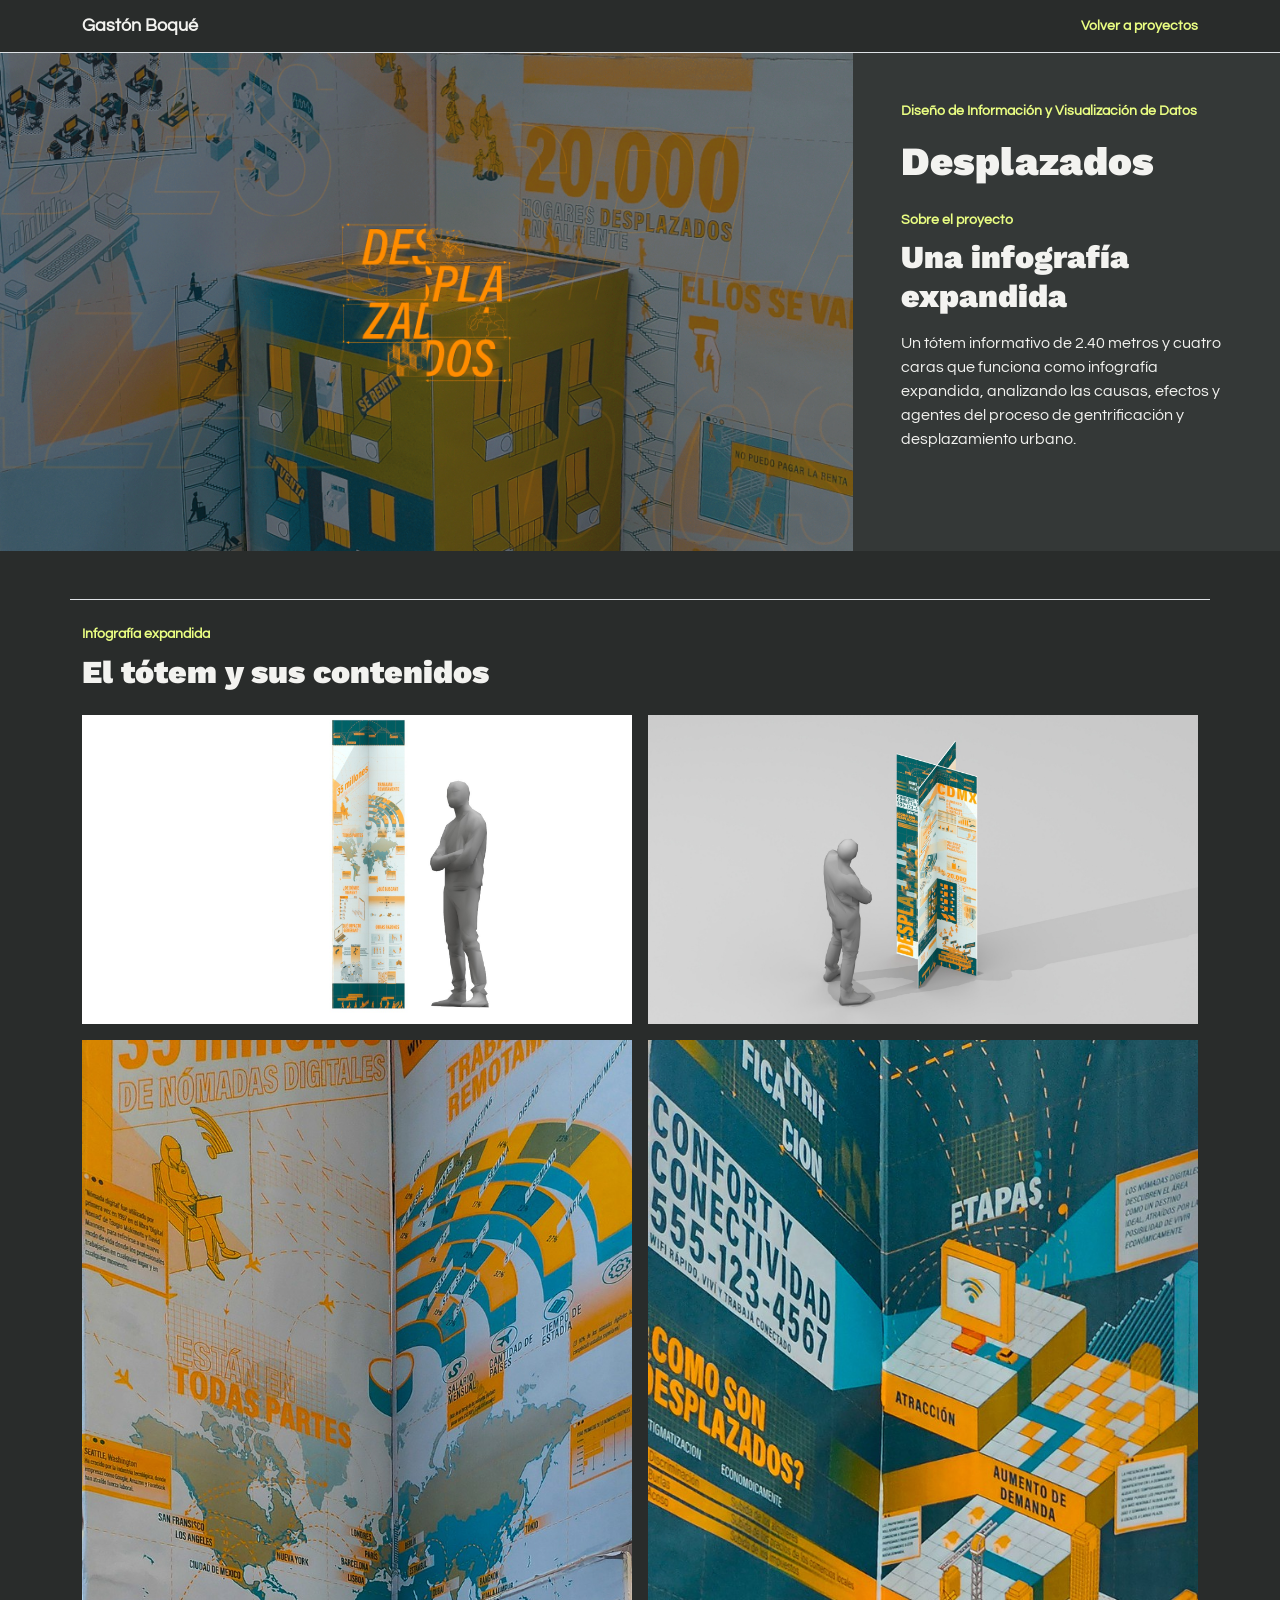
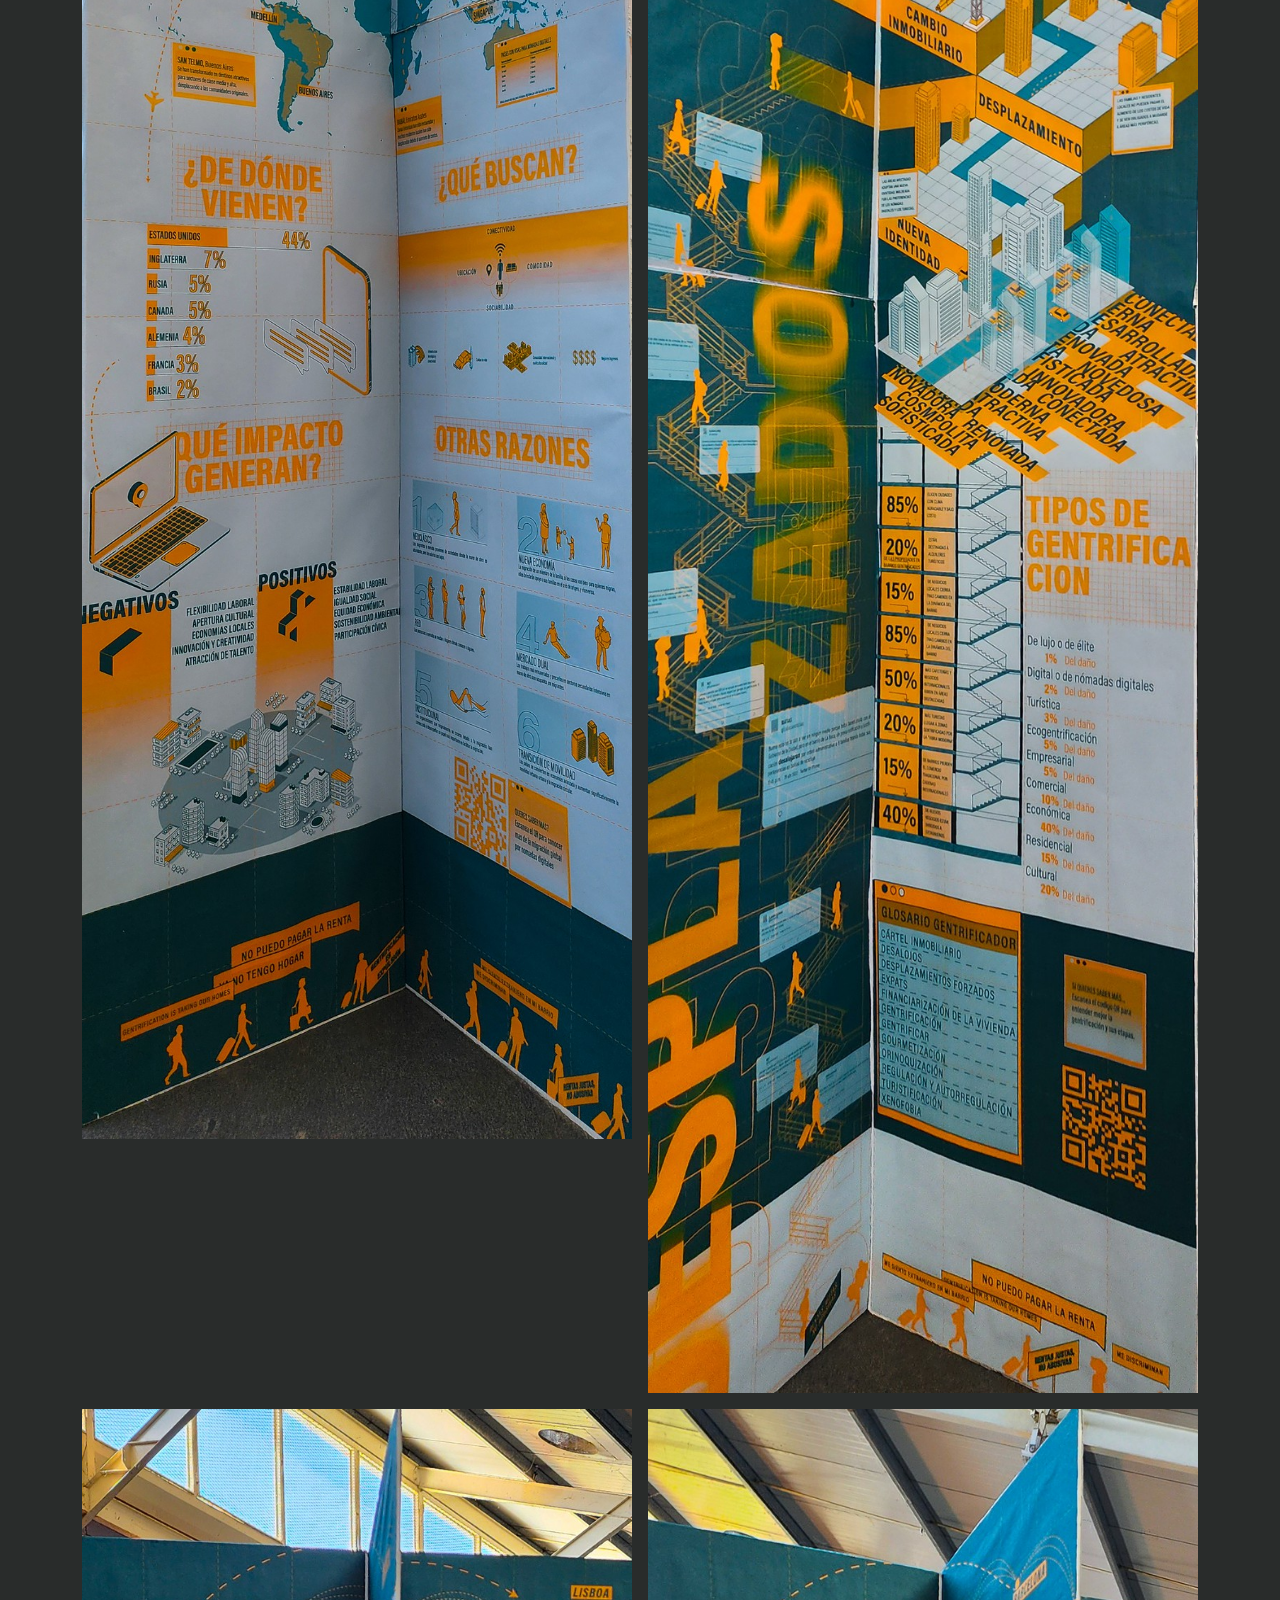
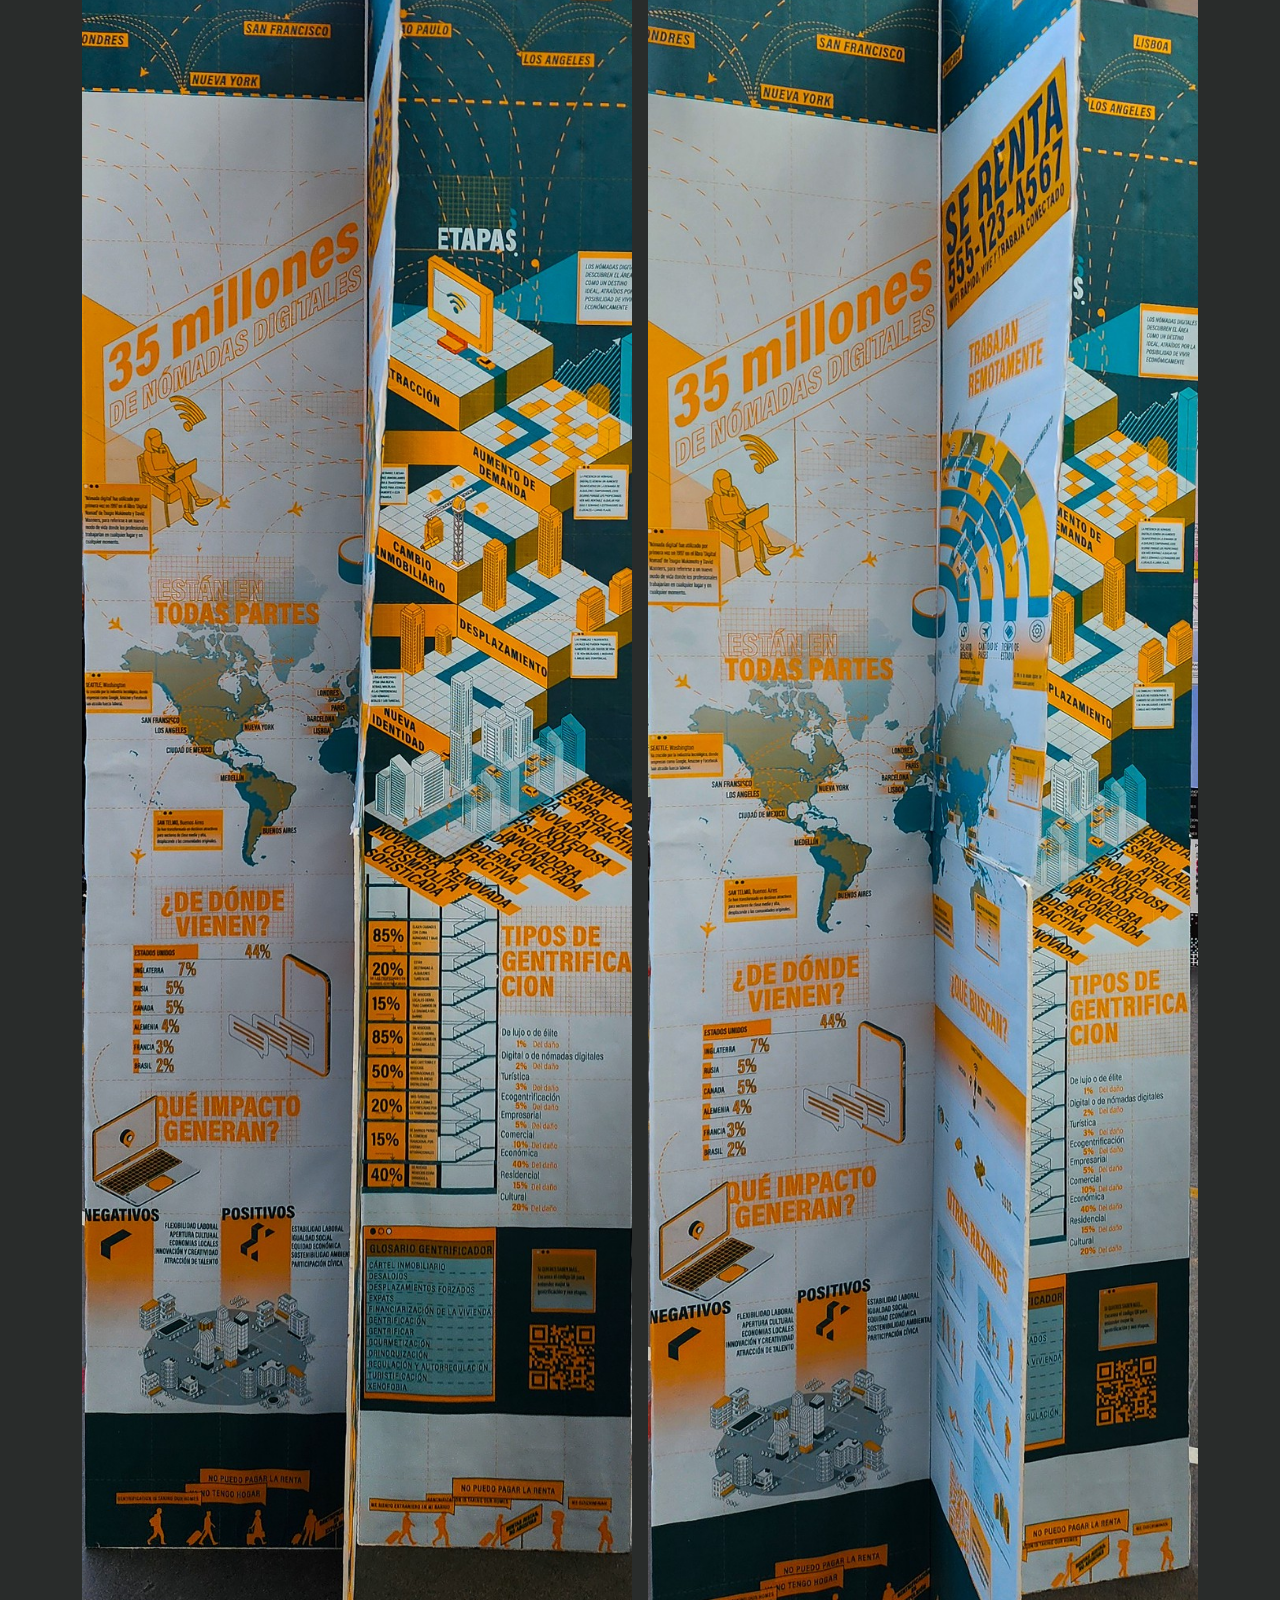
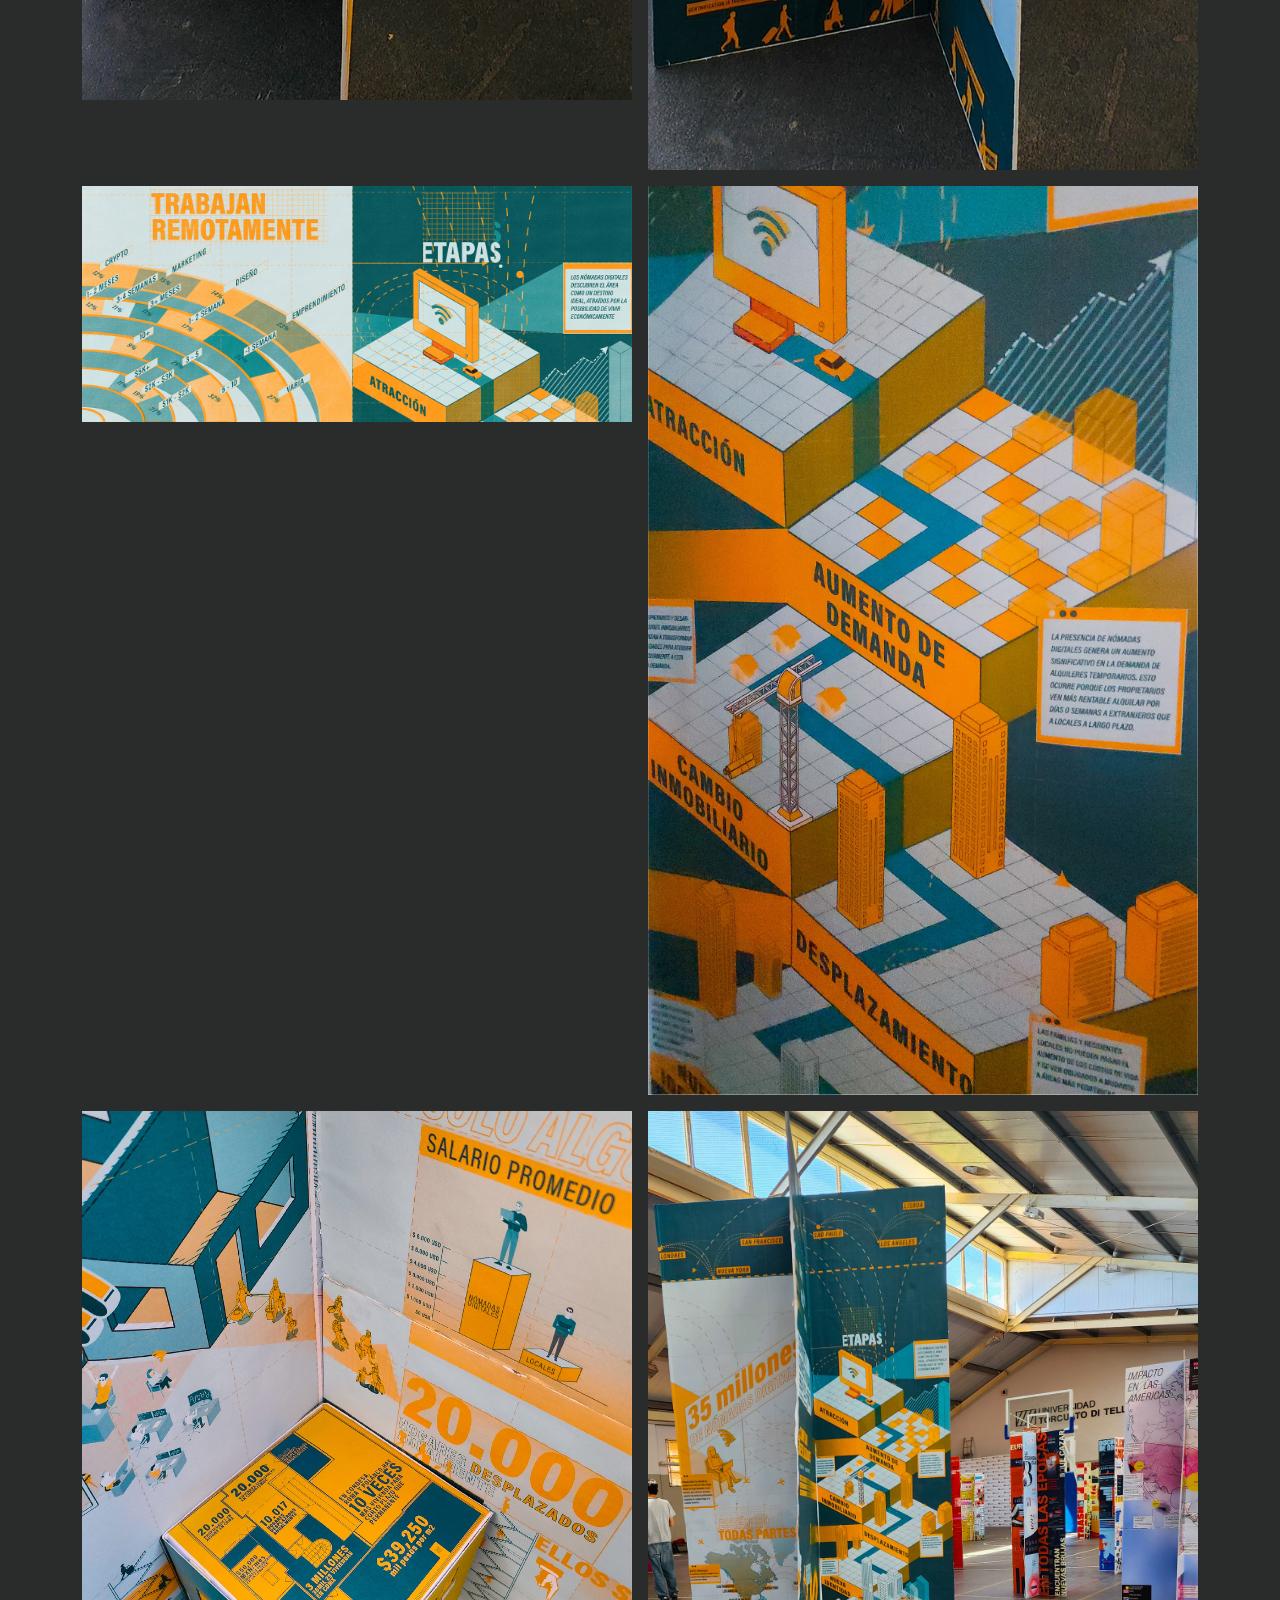
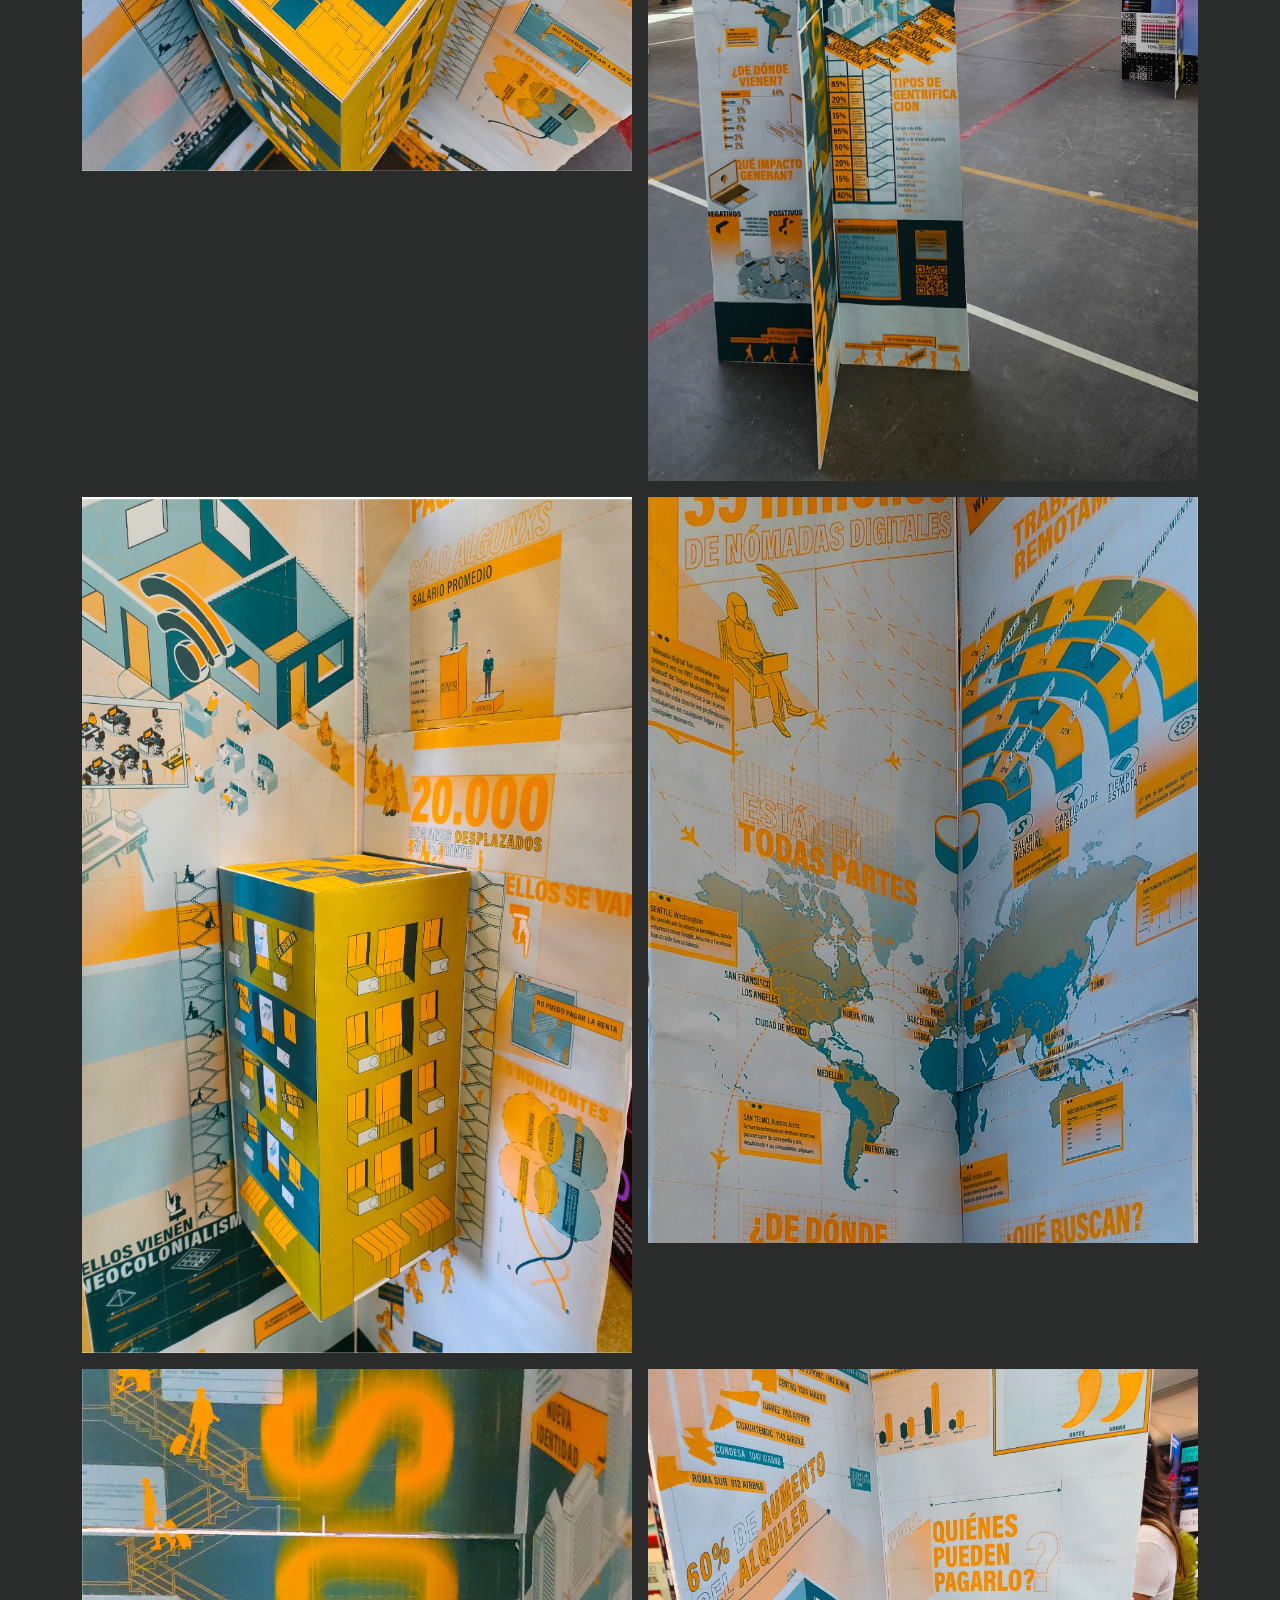
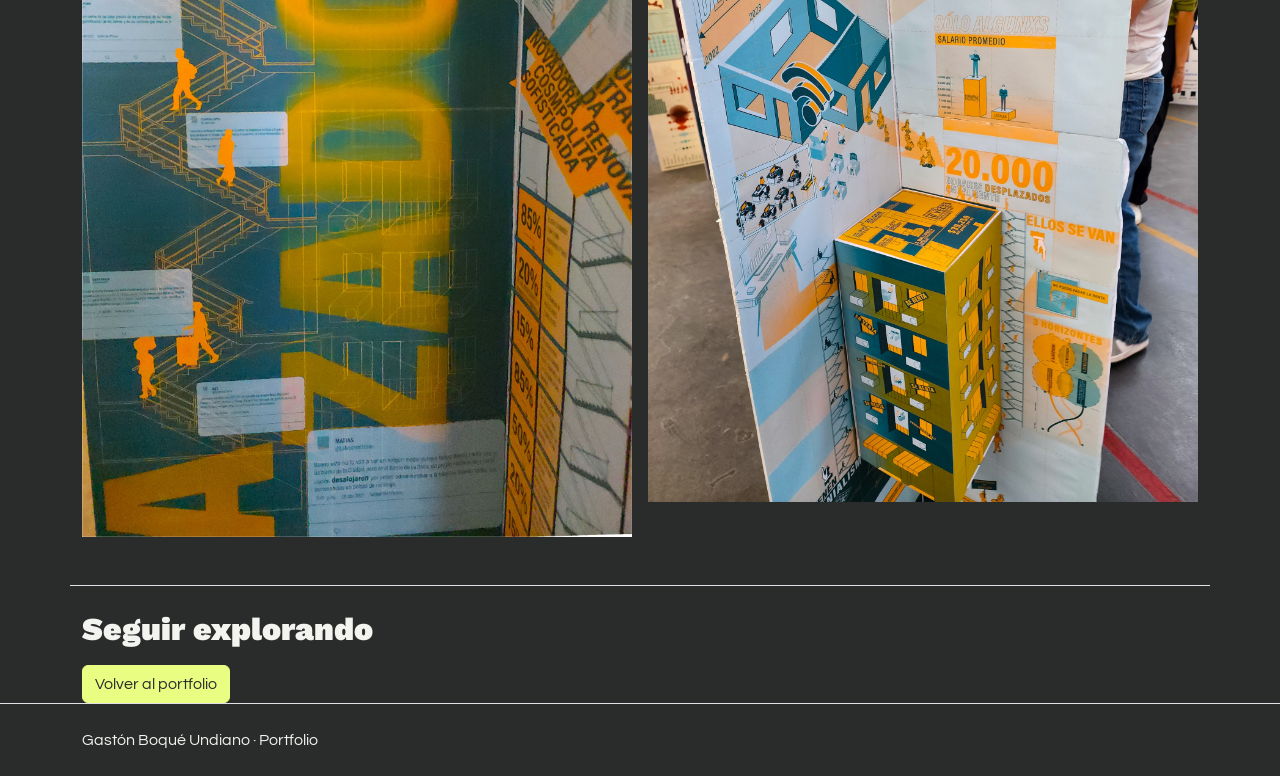
<file: proyectos/desplazados.html>
<!doctype html>
<html lang="es">
  <head>
    <meta charset="UTF-8" />
    <meta name="viewport" content="width=device-width, initial-scale=1.0" />
    <title>Desplazados | Portfolio de Gastón Boqué</title>
    <link
      rel="stylesheet"
      href="https://cdn.jsdelivr.net/npm/bootstrap@5.3.8/dist/css/bootstrap.min.css"
    />
    <link rel="stylesheet" href="../css/estilos.css" />
  </head>

  <body>
    <nav class="navbar border-bottom">
      <div class="container">
        <a class="navbar-brand fw-bold" href="../index.html#inicio">Gastón Boqué</a>
        <a class="enlace-proyecto" href="../index.html#proyectos">Volver a proyectos</a>
      </div>
    </nav>

    <main class="proyecto-pagina">
      <section class="row g-0 proyecto-principal">
        <div class="col-12 col-lg-8 proyecto-imagen">
          <img
            class="imagen-proyecto-destacada"
            src="../img/desplazados-introduccion.gif"
            alt="Animación introductoria de Desplazados que presenta el tótem y su infografía."
          />
        </div>
        <div class="col-12 col-lg-4 proyecto-detalles p-4 p-lg-5">
          <p class="etiqueta mb-3">Diseño de Información y Visualización de Datos</p>
          <h1 class="titulo-principal mb-4">Desplazados</h1>
          <p class="etiqueta mb-2">Sobre el proyecto</p>
          <h2 class="titulo-seccion mb-3">Una infografía expandida</h2>
          <p>
            Un tótem informativo de 2.40 metros y cuatro caras que funciona como
            infografía expandida, analizando las causas, efectos y agentes del
            proceso de gentrificación y desplazamiento urbano.
          </p>
        </div>
      </section>

      <section class="container border-top mt-5 pt-4">
        <p class="etiqueta mb-2">Infografía expandida</p>
        <h2 class="titulo-seccion mb-4">El tótem y sus contenidos</h2>
        <div class="row g-3">
          <div class="col-12 col-md-6">
            <img
              class="imagen-proyecto"
              src="../img/desplazados-render-01.jpg"
              alt="Render del tótem informativo de Desplazados junto a una figura a escala."
             
            />
          </div>
          <div class="col-12 col-md-6">
            <img
              class="imagen-proyecto"
              src="../img/desplazados-render-02.jpg"
              alt="Vista renderizada del tótem de cuatro caras y su escala en el espacio."
             
            />
          </div>
          <div class="col-12 col-md-6">
            <img
              class="imagen-proyecto"
              src="../img/desplazados-totem-foto-01.jpg"
              alt="Vista cercana de una cara del tótem informativo."
             
            />
          </div>
          <div class="col-12 col-md-6">
            <img
              class="imagen-proyecto"
              src="../img/desplazados-totem-foto-02.jpg"
              alt="Detalle de la gráfica y los datos impresos en el tótem."
             
            />
          </div>
          <div class="col-12 col-md-6">
            <img
              class="imagen-proyecto"
              src="../img/desplazados-totem-foto-03.jpg"
              alt="Otra vista de la infografía desplegada sobre el tótem."
             
            />
          </div>
          <div class="col-12 col-md-6">
            <img
              class="imagen-proyecto"
              src="../img/desplazados-totem-foto-04.jpg"
              alt="Detalle de una cara del tótem con recursos gráficos y datos."
             
            />
          </div>
          <div class="col-12 col-md-6">
            <img
              class="imagen-proyecto"
              src="../img/desplazados-fragmento-02.gif"
              alt="Fragmento animado de la infografía sobre trabajo remoto."
             
            />
          </div>
          <div class="col-12 col-md-6">
            <img
              class="imagen-proyecto"
              src="../img/desplazados-vista-01.jpg"
              alt="Vista de la infografía con datos y gráficos sobre desplazamiento urbano."
             
            />
          </div>
          <div class="col-12 col-md-6">
            <img
              class="imagen-proyecto"
              src="../img/desplazados-vista-02.jpg"
              alt="Detalle de las caras del tótem con gráficos y cifras."
             
            />
          </div>
          <div class="col-12 col-md-6">
            <img
              class="imagen-proyecto"
              src="../img/desplazados-exposicion-01.jpg"
              alt="El tótem de Desplazados instalado en un espacio de exposición."
             
            />
          </div>
          <div class="col-12 col-md-6">
            <img
              class="imagen-proyecto"
              src="../img/desplazados-vista-03.jpg"
              alt="Vista cercana de la gráfica y la estructura del tótem."
             
            />
          </div>
          <div class="col-12 col-md-6">
            <img
              class="imagen-proyecto"
              src="../img/desplazados-vista-04.jpg"
              alt="Detalle de la infografía y sus datos sobre gentrificación."
             
            />
          </div>
          <div class="col-12 col-md-6">
            <img
              class="imagen-proyecto"
              src="../img/desplazados-vista-05.jpg"
              alt="Vista de una cara del tótem con la palabra Desplazados."
             
            />
          </div>
          <div class="col-12 col-md-6">
            <img
              class="imagen-proyecto"
              src="../img/desplazados-exposicion-02.jpg"
              alt="Persona recorriendo el tótem informativo en la muestra."
             
            />
          </div>
        </div>
      </section>

      <section class="container border-top mt-5 pt-4">
        <h2 class="titulo-seccion mb-3">Seguir explorando</h2>
        <a class="btn btn-dark" href="../index.html#proyectos">Volver al portfolio</a>
      </section>
    </main>

    <footer class="border-top py-4">
      <div class="container">
        <p class="mb-0">Gastón Boqué Undiano · Portfolio</p>
      </div>
    </footer>
  </body>
</html>
</file>
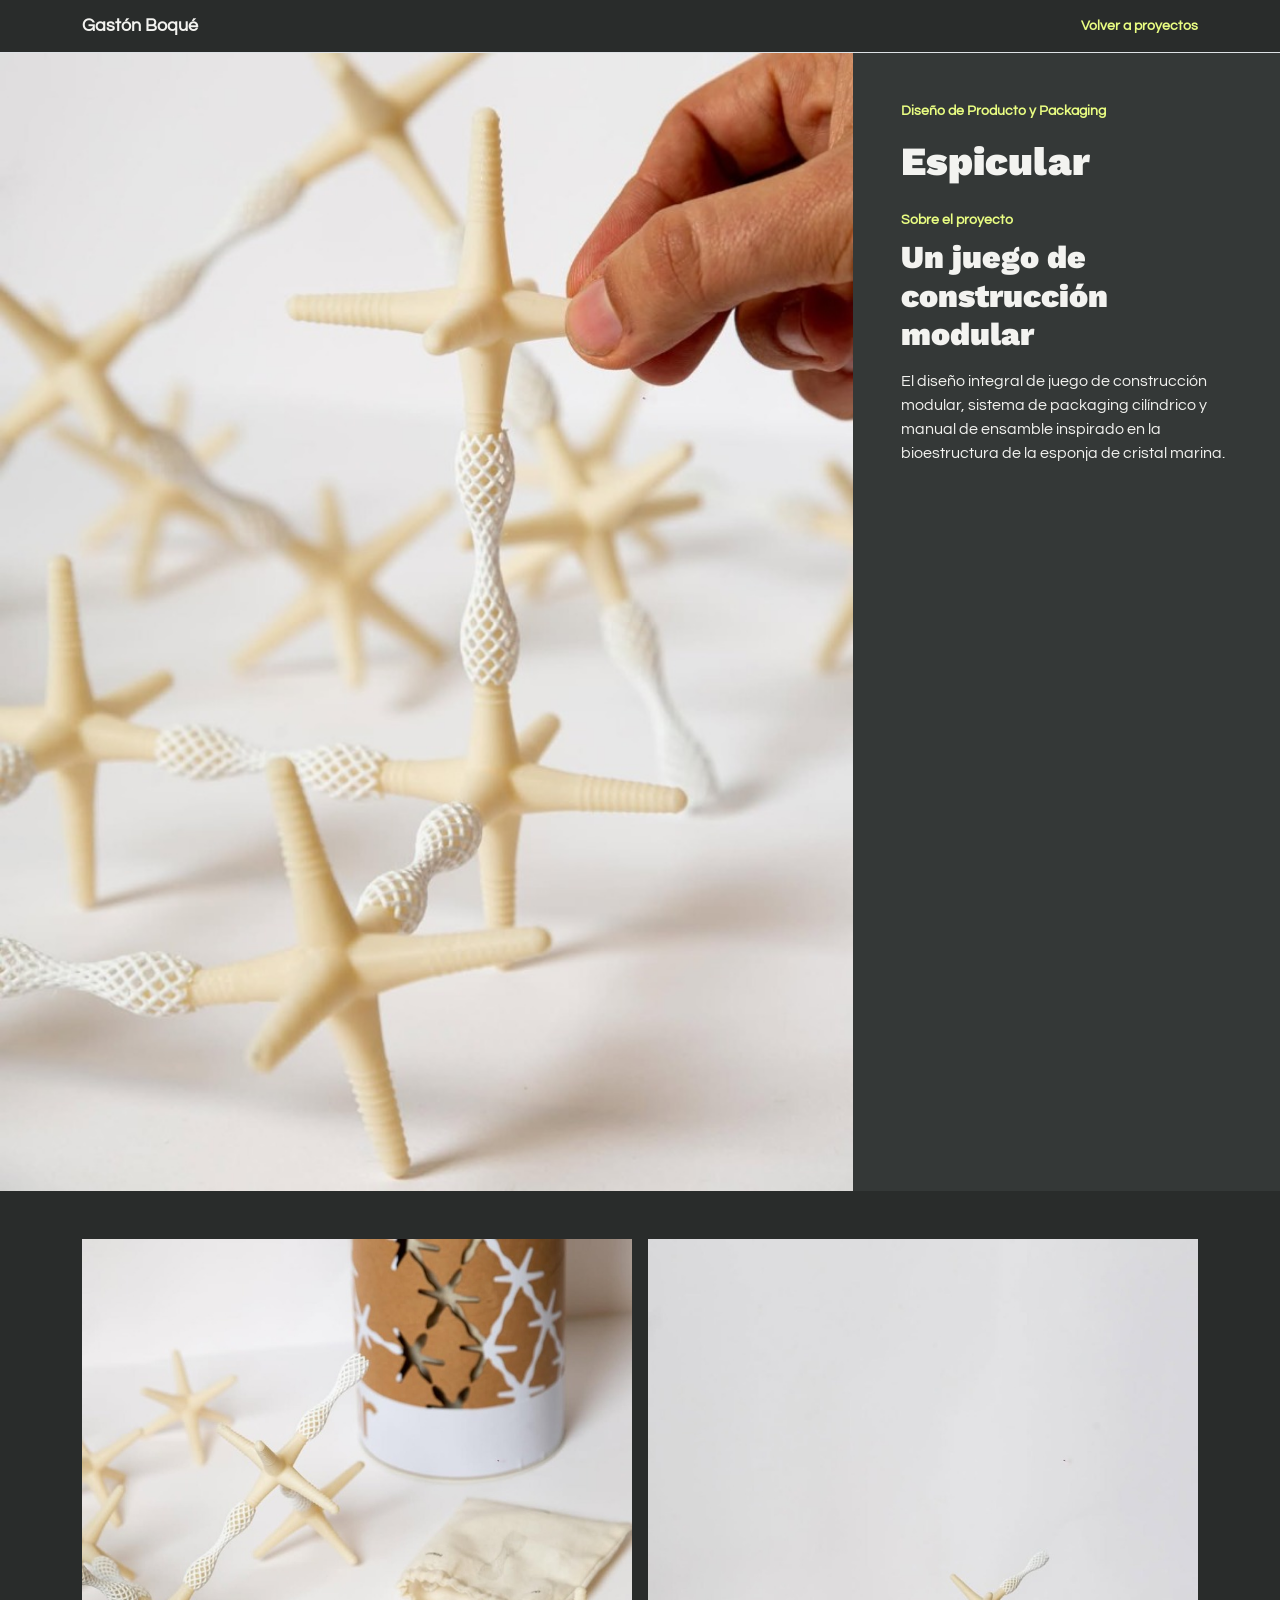
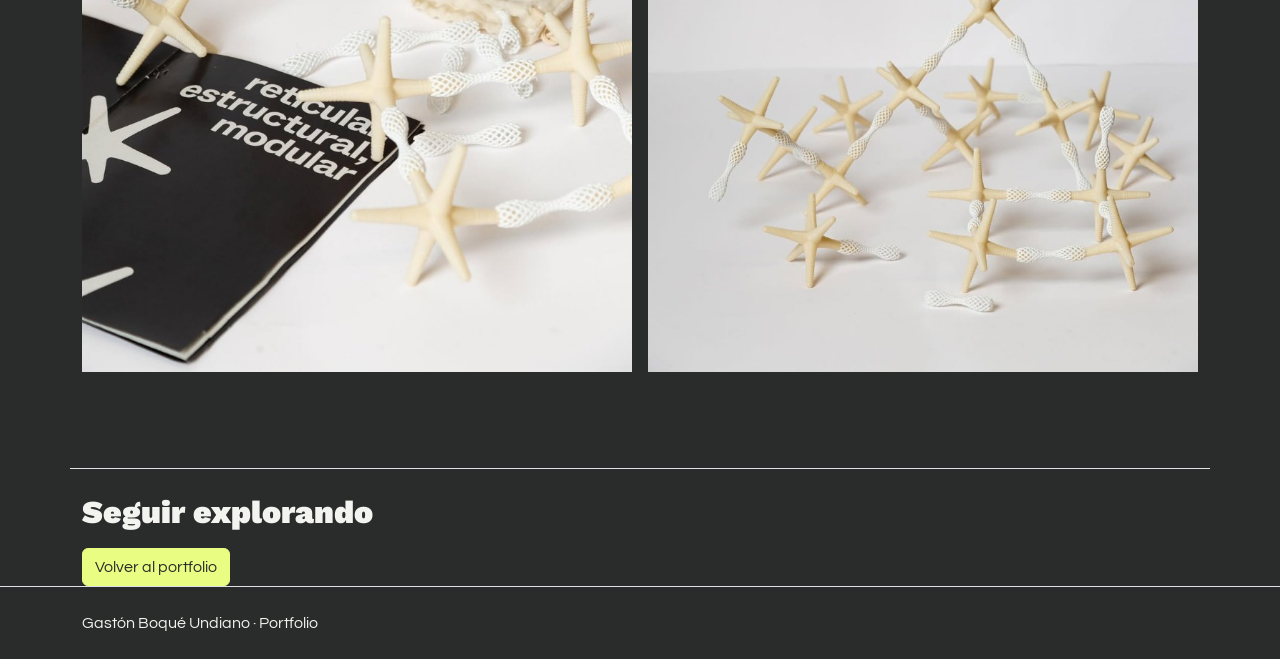
<file: proyectos/espicular.html>
<!doctype html>
<html lang="es">
  <head>
    <meta charset="UTF-8" />
    <meta name="viewport" content="width=device-width, initial-scale=1.0" />
    <title>Espicular | Portfolio de Gastón Boqué</title>
    <link
      rel="stylesheet"
      href="https://cdn.jsdelivr.net/npm/bootstrap@5.3.8/dist/css/bootstrap.min.css"
    />
    <link rel="stylesheet" href="../css/estilos.css" />
  </head>

  <body>
    <nav class="navbar border-bottom">
      <div class="container">
        <a class="navbar-brand fw-bold" href="../index.html#inicio">Gastón Boqué</a>
        <a class="enlace-proyecto" href="../index.html#proyectos">Volver a proyectos</a>
      </div>
    </nav>

    <main class="proyecto-pagina">
      <section class="row g-0 proyecto-principal">
        <div class="col-12 col-lg-8 proyecto-imagen">
          <img
            class="imagen-proyecto-destacada"
            src="../img/espicular-01.jpg"
            alt="Una mano encastra una pieza de Espicular con otras piezas modulares"
          />
        </div>
        <div class="col-12 col-lg-4 proyecto-detalles p-4 p-lg-5">
          <p class="etiqueta mb-3">Diseño de Producto y Packaging</p>
          <h1 class="titulo-principal mb-4">Espicular</h1>
          <p class="etiqueta mb-2">Sobre el proyecto</p>
          <h2 class="titulo-seccion mb-3">Un juego de construcción modular</h2>
          <p>
            El diseño integral de juego de construcción modular, sistema de
            packaging cilíndrico y manual de ensamble inspirado en la
            bioestructura de la esponja de cristal marina.
          </p>
        </div>
      </section>

      <section class="container py-5" aria-label="Más imágenes del proyecto Espicular">
        <div class="row g-3">
          <div class="col-12 col-md-6">
            <img
              class="imagen-proyecto"
              src="../img/espicular-02.jpg"
              alt="Piezas de Espicular junto al packaging y el manual"
            />
          </div>
          <div class="col-12 col-md-6">
            <img
              class="imagen-proyecto"
              src="../img/espicular-03.jpg"
              alt="Estructura modular armada con piezas de Espicular"
            />
          </div>
        </div>
      </section>

      <section class="container border-top mt-5 pt-4">
        <h2 class="titulo-seccion mb-3">Seguir explorando</h2>
        <a class="btn btn-dark" href="../index.html#proyectos">Volver al portfolio</a>
      </section>
    </main>

    <footer class="border-top py-4">
      <div class="container">
        <p class="mb-0">Gastón Boqué Undiano · Portfolio</p>
      </div>
    </footer>
  </body>
</html>
</file>
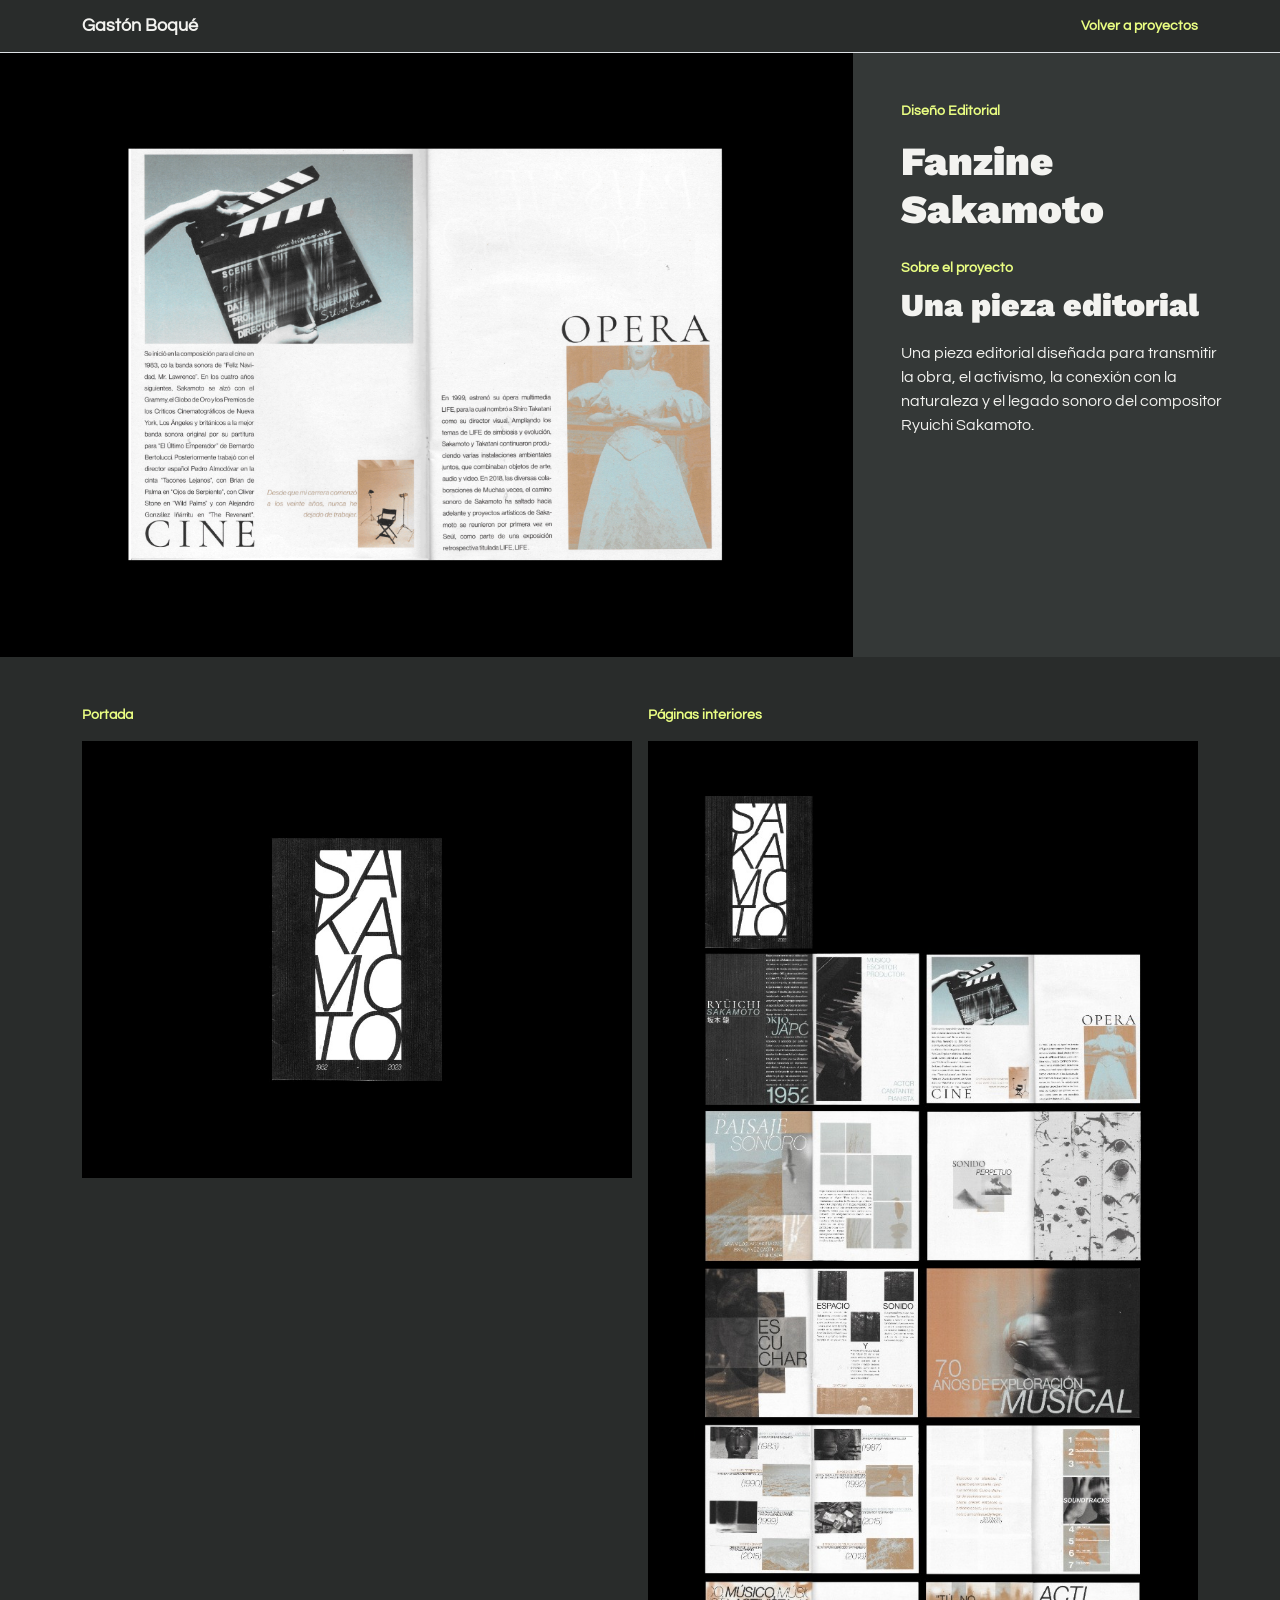
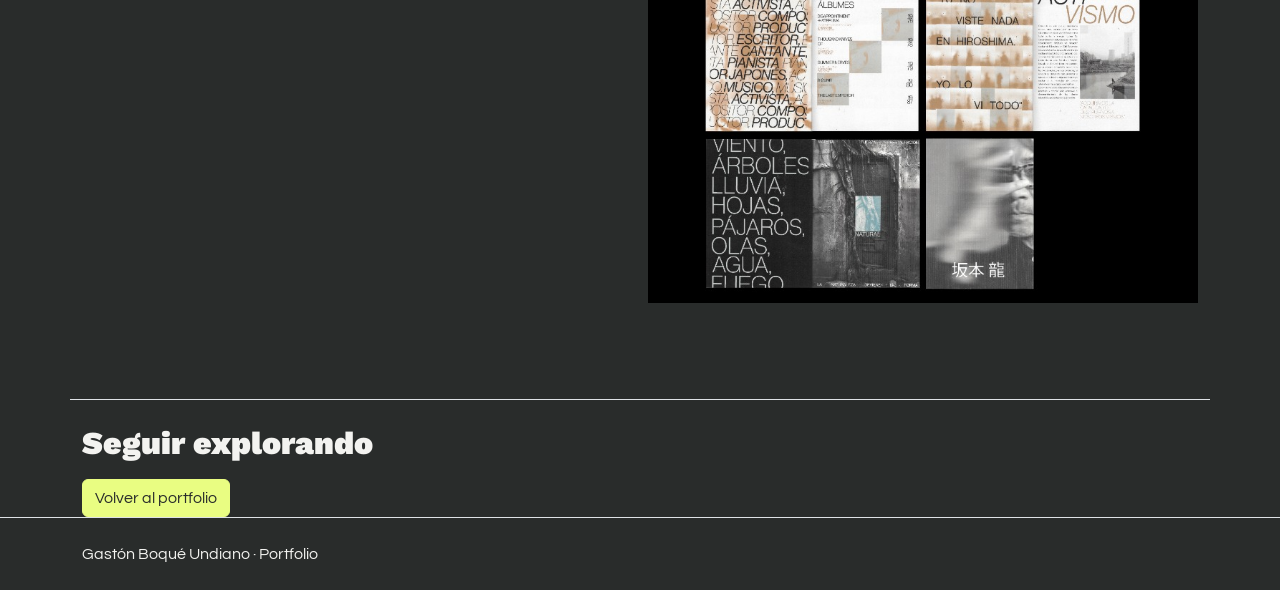
<file: proyectos/fanzine-sakamoto.html>
<!doctype html>
<html lang="es">
  <head>
    <meta charset="UTF-8" />
    <meta name="viewport" content="width=device-width, initial-scale=1.0" />
    <title>Fanzine Sakamoto | Portfolio de Gastón Boqué</title>
    <link
      rel="stylesheet"
      href="https://cdn.jsdelivr.net/npm/bootstrap@5.3.8/dist/css/bootstrap.min.css"
    />
    <link rel="stylesheet" href="../css/estilos.css" />
  </head>

  <body>
    <nav class="navbar border-bottom">
      <div class="container">
        <a class="navbar-brand fw-bold" href="../index.html#inicio">Gastón Boqué</a>
        <a class="enlace-proyecto" href="../index.html#proyectos">Volver a proyectos</a>
      </div>
    </nav>

    <main class="proyecto-pagina">
      <section class="row g-0 proyecto-principal">
        <div class="col-12 col-lg-8 proyecto-imagen">
          <img
            class="imagen-proyecto-destacada"
            src="../img/fanzine-sakamoto-principal.gif"
            alt="Animación tipográfica del Fanzine Sakamoto en blanco y negro."
          />
        </div>
        <div class="col-12 col-lg-4 proyecto-detalles p-4 p-lg-5">
          <p class="etiqueta mb-3">Diseño Editorial</p>
          <h1 class="titulo-principal mb-4">Fanzine Sakamoto</h1>
          <p class="etiqueta mb-2">Sobre el proyecto</p>
          <h2 class="titulo-seccion mb-3">Una pieza editorial</h2>
          <p>
            Una pieza editorial diseñada para transmitir la obra, el activismo,
            la conexión con la naturaleza y el legado sonoro del compositor
            Ryuichi Sakamoto.
          </p>
        </div>
      </section>

      <section class="container py-5" aria-label="Portada y páginas interiores del Fanzine Sakamoto">
        <div class="row g-3">
          <div class="col-12 col-md-6">
            <p class="etiqueta mb-3">Portada</p>
            <img
              class="imagen-proyecto"
              src="../img/fanzine-sakamoto-tapa.jpg"
              alt="Tapa del Fanzine Sakamoto."
            />
          </div>
          <div class="col-12 col-md-6">
            <p class="etiqueta mb-3">Páginas interiores</p>
            <img
              class="imagen-proyecto"
              src="../img/fanzine-sakamoto.jpg"
              alt="Lámina con distintas páginas interiores del Fanzine Sakamoto."
            />
          </div>
        </div>
      </section>

      <section class="container border-top mt-5 pt-4">
        <h2 class="titulo-seccion mb-3">Seguir explorando</h2>
        <a class="btn btn-dark" href="../index.html#proyectos">Volver al portfolio</a>
      </section>
    </main>

    <footer class="border-top py-4">
      <div class="container">
        <p class="mb-0">Gastón Boqué Undiano · Portfolio</p>
      </div>
    </footer>
  </body>
</html>
</file>
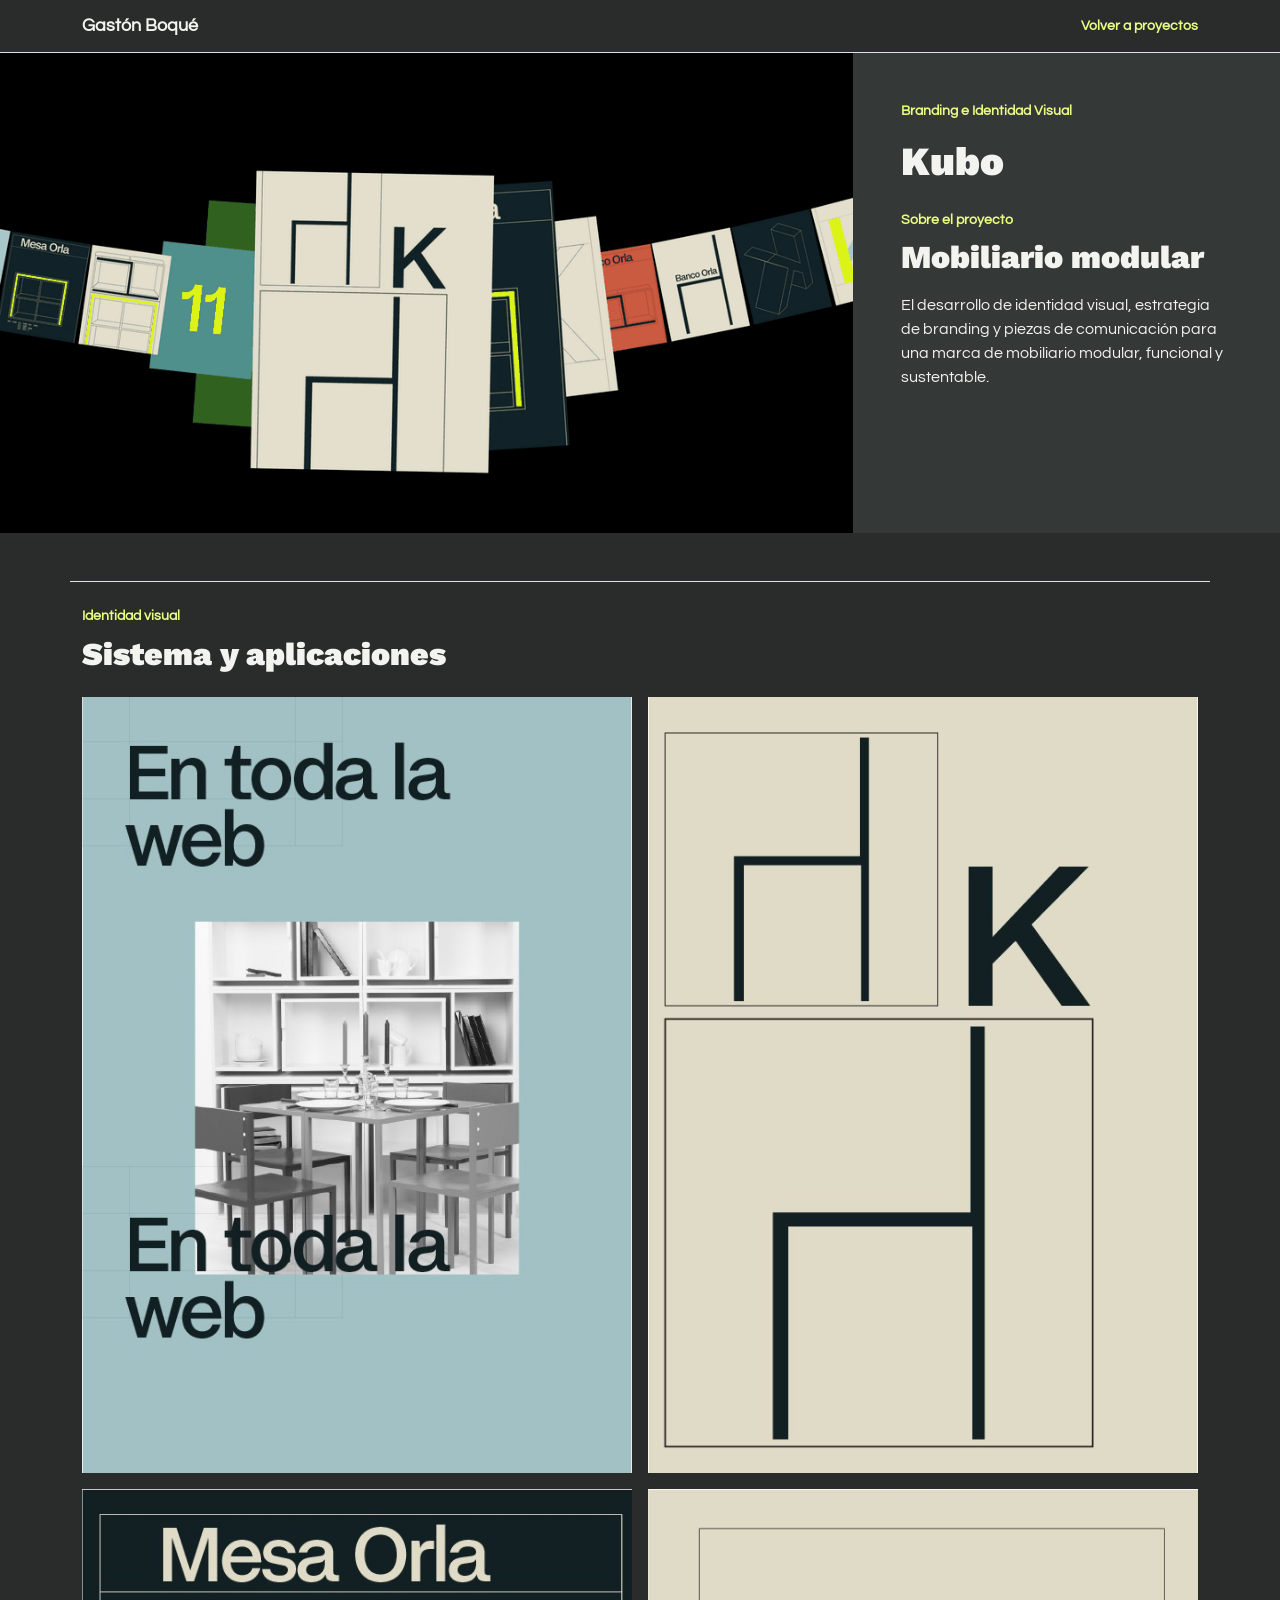
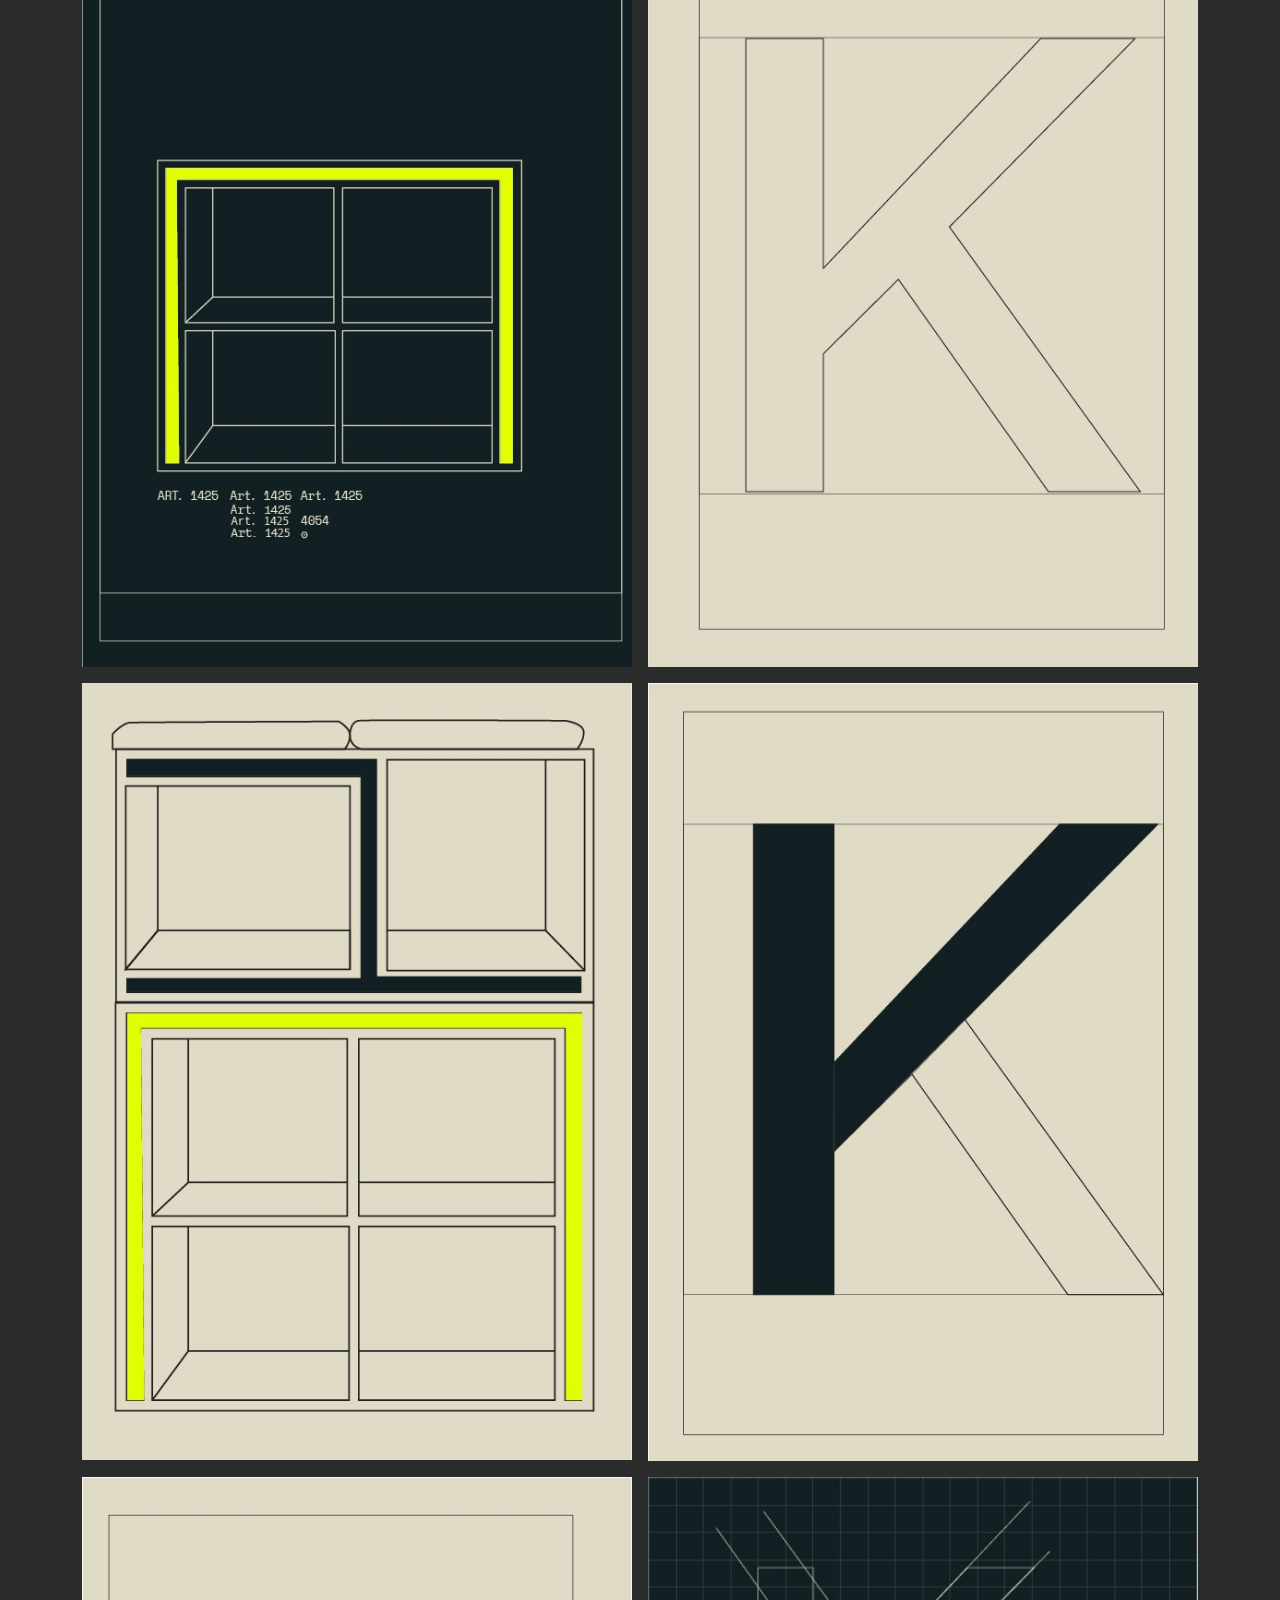
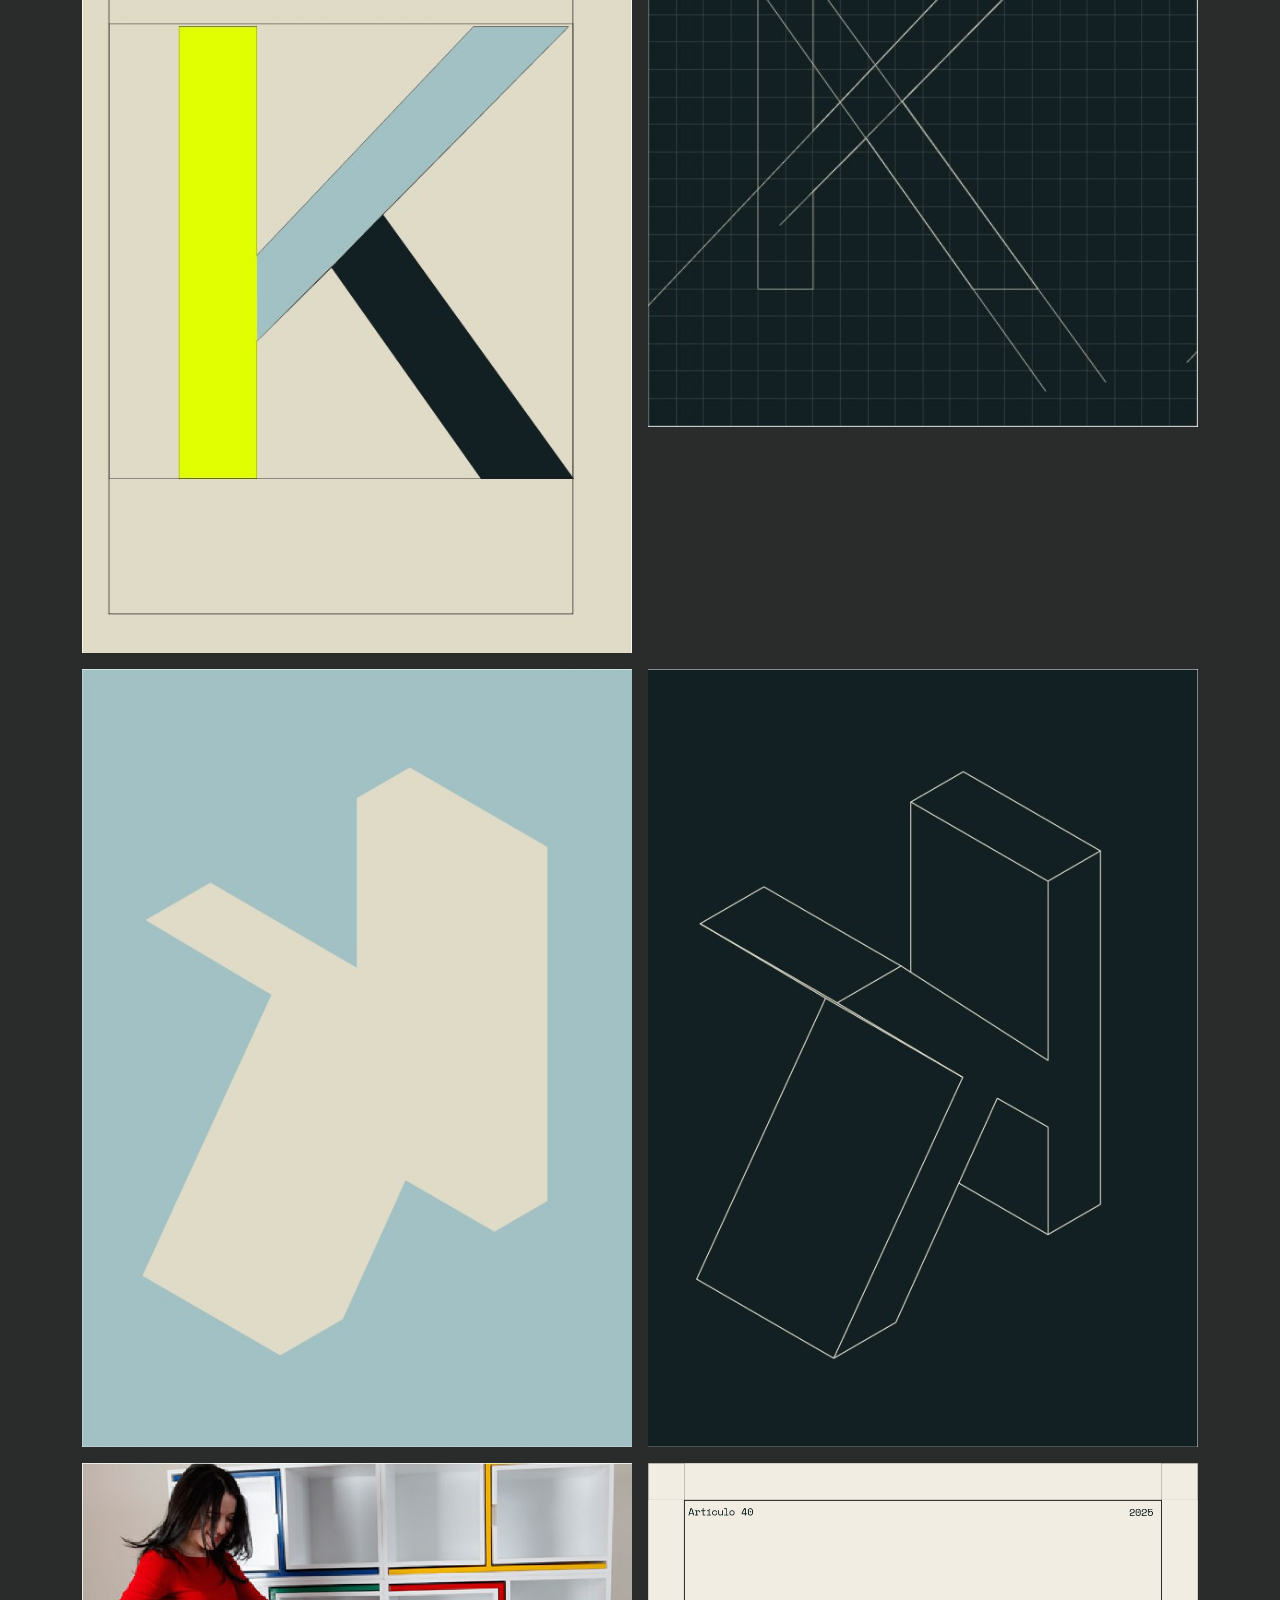
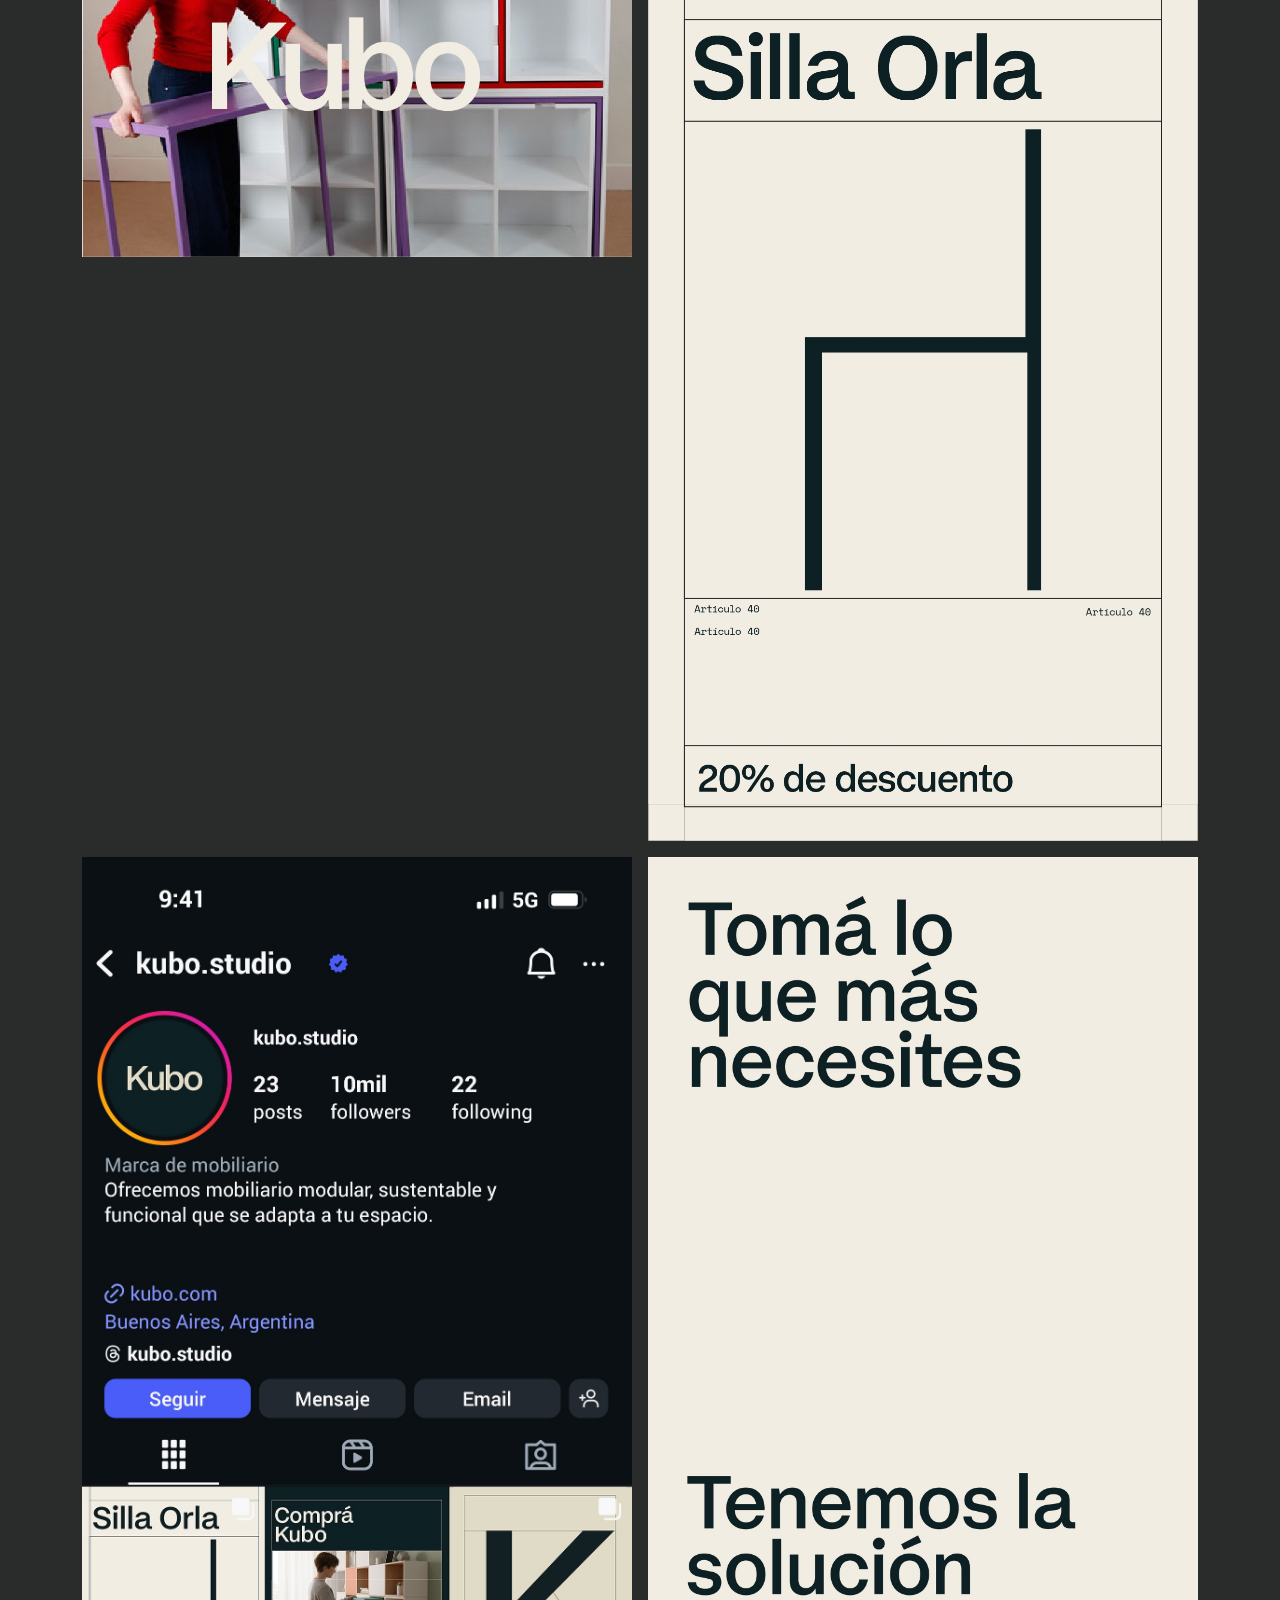
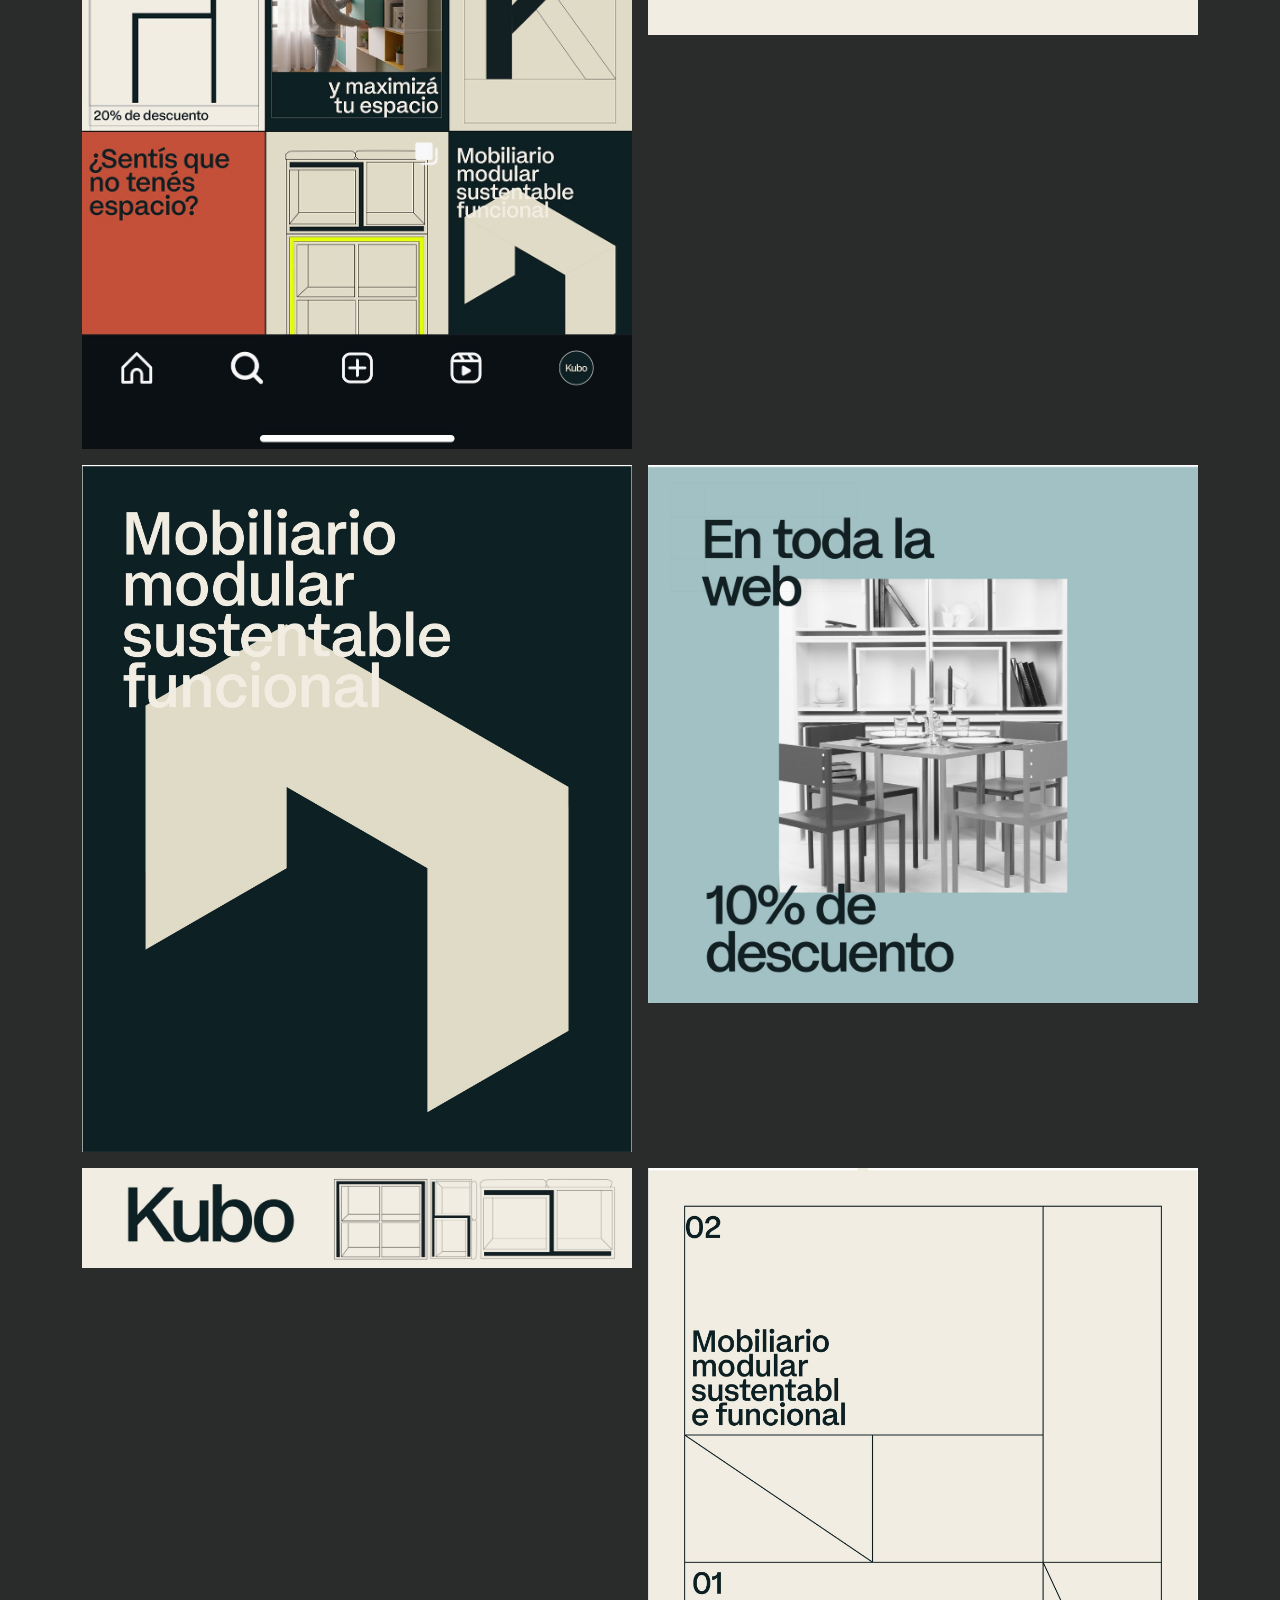
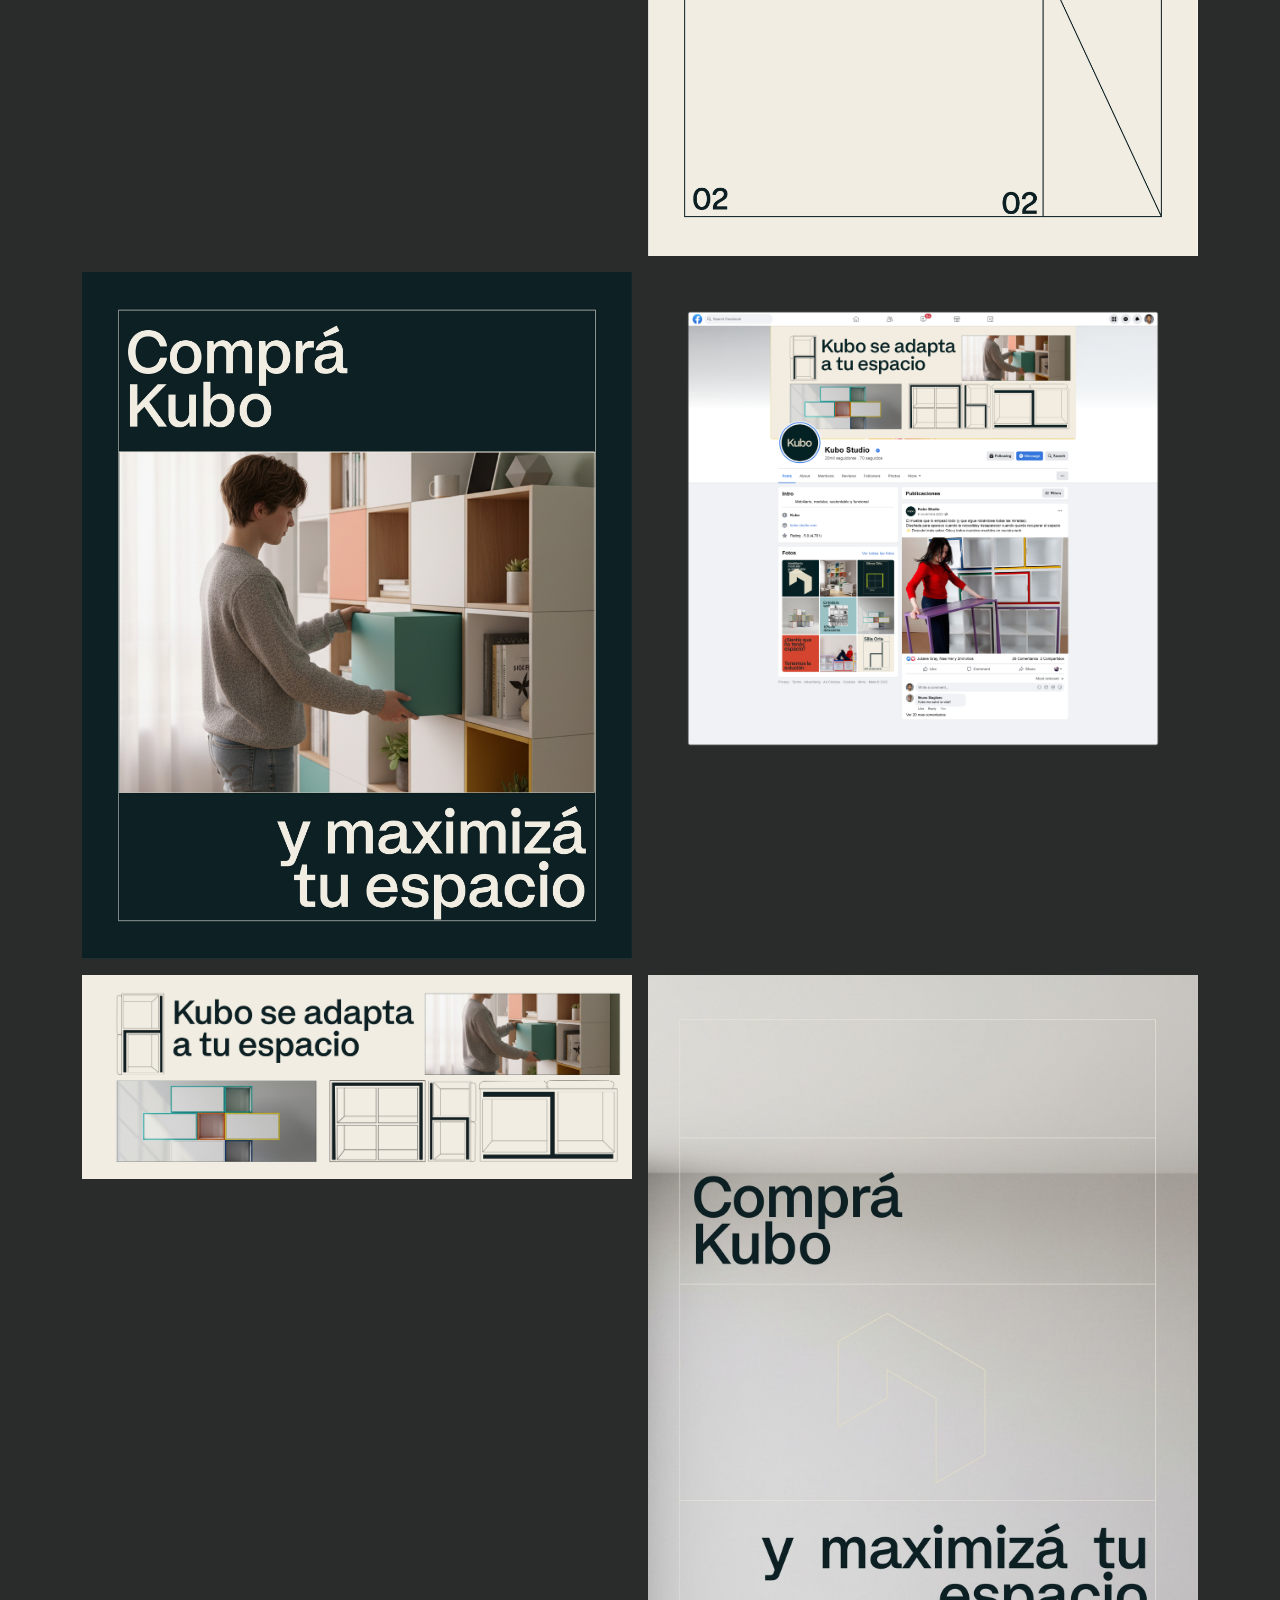
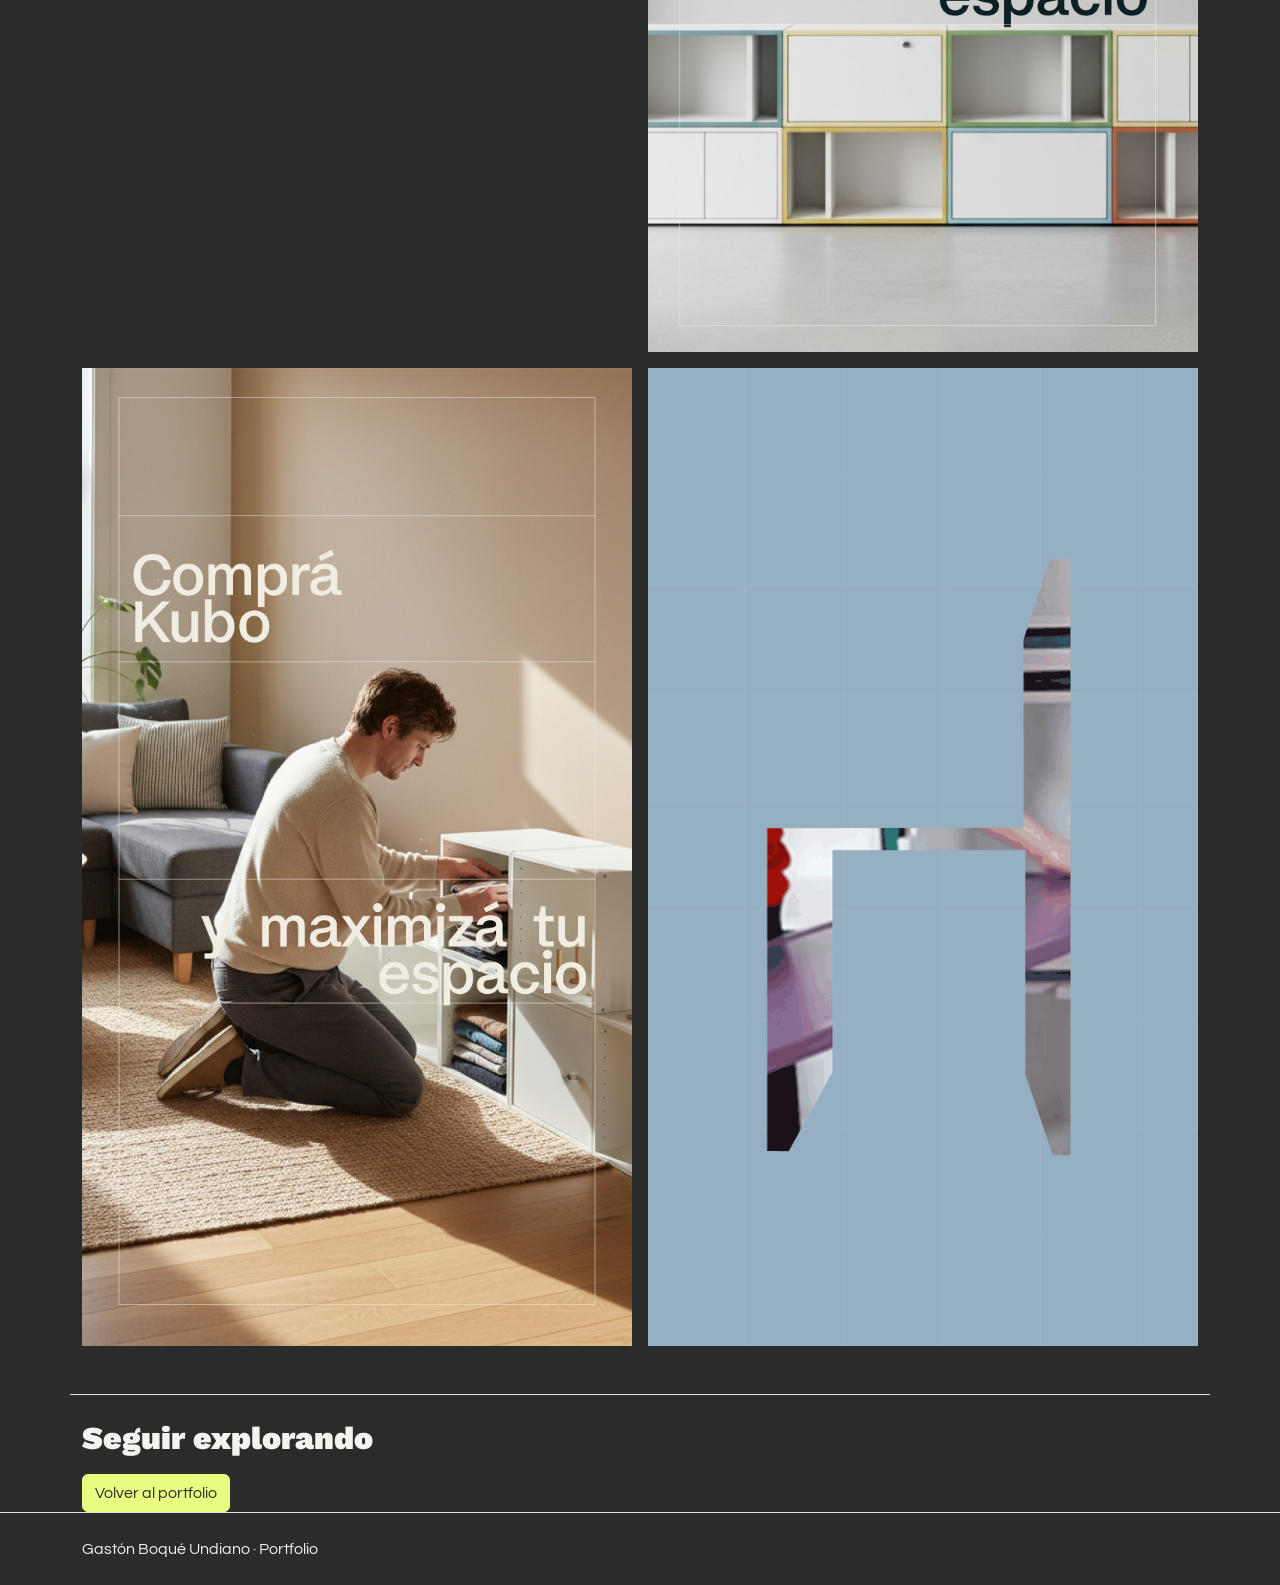
<file: proyectos/kubo.html>
<!doctype html>
<html lang="es">
  <head>
    <meta charset="UTF-8" />
    <meta name="viewport" content="width=device-width, initial-scale=1.0" />
    <title>Kubo | Portfolio de Gastón Boqué</title>
    <link
      rel="stylesheet"
      href="https://cdn.jsdelivr.net/npm/bootstrap@5.3.8/dist/css/bootstrap.min.css"
    />
    <link rel="stylesheet" href="../css/estilos.css" />
  </head>

  <body>
    <nav class="navbar border-bottom">
      <div class="container">
        <a class="navbar-brand fw-bold" href="../index.html#inicio">Gastón Boqué</a>
        <a class="enlace-proyecto" href="../index.html#proyectos">Volver a proyectos</a>
      </div>
    </nav>

    <main class="proyecto-pagina">
      <section class="row g-0 proyecto-principal">
        <div class="col-12 col-lg-8 proyecto-imagen">
          <img
            class="imagen-proyecto-destacada"
            src="../img/kubo-introduccion.gif"
            alt="Secuencia gráfica de Kubo con sus módulos, logotipo y paleta de color."
          />
        </div>
        <div class="col-12 col-lg-4 proyecto-detalles p-4 p-lg-5">
          <p class="etiqueta mb-3">Branding e Identidad Visual</p>
          <h1 class="titulo-principal mb-4">Kubo</h1>
          <p class="etiqueta mb-2">Sobre el proyecto</p>
          <h2 class="titulo-seccion mb-3">Mobiliario modular</h2>
          <p>
            El desarrollo de identidad visual, estrategia de branding y piezas
            de comunicación para una marca de mobiliario modular, funcional y
            sustentable.
          </p>
        </div>
      </section>

      <section class="container border-top mt-5 pt-4">
        <p class="etiqueta mb-2">Identidad visual</p>
        <h2 class="titulo-seccion mb-4">Sistema y aplicaciones</h2>
        <div class="row g-3">
          <div class="col-12 col-md-6">
            <img
              class="imagen-proyecto"
              src="../img/kubo-aplicacion-web.jpg"
              alt="Aplicación de la marca Kubo en una pieza web con una estantería modular."
             
            />
          </div>
          <div class="col-12 col-md-6">
            <img
              class="imagen-proyecto"
              src="../img/kubo-logotipo-construccion.jpg"
              alt="Construcción gráfica del logotipo de Kubo."
             
            />
          </div>
          <div class="col-12 col-md-6">
            <img
              class="imagen-proyecto"
              src="../img/kubo-mesa-orla.jpg"
              alt="Pieza de comunicación de la mesa modular Orla."
             
            />
          </div>
          <div class="col-12 col-md-6">
            <img
              class="imagen-proyecto"
              src="../img/kubo-monograma-contorno.jpg"
              alt="Estudio de contorno del monograma K."
             
            />
          </div>
          <div class="col-12 col-md-6">
            <img
              class="imagen-proyecto"
              src="../img/kubo-modulo-estanteria.jpg"
              alt="Dibujo técnico de un sistema modular de estantería."
             
            />
          </div>
          <div class="col-12 col-md-6">
            <img
              class="imagen-proyecto"
              src="../img/kubo-monograma.jpg"
              alt="Monograma K en una composición geométrica."
             
            />
          </div>
          <div class="col-12 col-md-6">
            <img
              class="imagen-proyecto"
              src="../img/kubo-identidad-cromatica.jpg"
              alt="Variantes de color de la identidad visual de Kubo."
             
            />
          </div>
          <div class="col-12 col-md-6">
            <img
              class="imagen-proyecto"
              src="../img/kubo-grilla-marca.jpg"
              alt="Construcción del símbolo K sobre una grilla."
             
            />
          </div>
          <div class="col-12 col-md-6">
            <img
              class="imagen-proyecto"
              src="../img/kubo-modulo-grafico.jpg"
              alt="Forma modular de Kubo en color claro sobre fondo celeste."
             
            />
          </div>
          <div class="col-12 col-md-6">
            <img
              class="imagen-proyecto"
              src="../img/kubo-modulo-volumetrico.jpg"
              alt="Representación volumétrica del módulo de Kubo."
             
            />
          </div>
          <div class="col-12 col-md-6">
            <img
              class="imagen-proyecto"
              src="../img/kubo-mobiliario-en-uso.jpg"
              alt="Persona utilizando el mobiliario modular de Kubo."
             
            />
          </div>
          <div class="col-12 col-md-6">
            <img
              class="imagen-proyecto"
              src="../img/kubo-silla-orla.jpg"
              alt="Pieza gráfica de la silla Orla con información del producto."
             
            />
          </div>
          <div class="col-12 col-md-6">
            <img
              class="imagen-proyecto"
              src="../img/kubo-instagram.jpg"
              alt="Mockup del perfil de Instagram de Kubo Studio."
             
            />
          </div>
          <div class="col-12 col-md-6">
            <img
              class="imagen-proyecto"
              src="../img/kubo-mensajes-campana.jpg"
              alt="Pieza tipográfica con los mensajes «Tomá lo que más necesites» y «Tenemos la solución»."
             
            />
          </div>
          <div class="col-12 col-md-6">
            <img
              class="imagen-proyecto"
              src="../img/kubo-mobiliario-campana.jpg"
              alt="Composición de campaña sobre mobiliario modular, sustentable y funcional."
             
            />
          </div>
          <div class="col-12 col-md-6">
            <img
              class="imagen-proyecto"
              src="../img/kubo-oferta-web.jpg"
              alt="Pieza de comunicación web con una promoción para Kubo."
             
            />
          </div>
          <div class="col-12 col-md-6">
            <img
              class="imagen-proyecto"
              src="../img/kubo-sistema-mueble.jpg"
              alt="Vista horizontal del sistema de módulos y la marca Kubo."
             
            />
          </div>
          <div class="col-12 col-md-6">
            <img
              class="imagen-proyecto"
              src="../img/kubo-concepto-mobiliario.jpg"
              alt="Lámina de concepto para mobiliario modular, sustentable y funcional."
             
            />
          </div>
          <div class="col-12 col-md-6">
            <img
              class="imagen-proyecto"
              src="../img/kubo-comprar-kubo.jpg"
              alt="Pieza publicitaria que invita a comprar Kubo y maximizar el espacio."
             
            />
          </div>
          <div class="col-12 col-md-6">
            <img
              class="imagen-proyecto"
              src="../img/kubo-facebook.png"
              alt="Mockup de la página de Facebook de Kubo Studio."
             
            />
          </div>
          <div class="col-12 col-md-6">
            <img
              class="imagen-proyecto"
              src="../img/kubo-comunicacion-horizontal.jpg"
              alt="Composición horizontal de identidad, mobiliario y comunicación de Kubo."
             
            />
          </div>
          <div class="col-12 col-md-6">
            <img
              class="imagen-proyecto"
              src="../img/kubo-anuncio-espacio.jpg"
              alt="Pieza de campaña que presenta una solución de mobiliario para el hogar."
             
            />
          </div>
          <div class="col-12 col-md-6">
            <img
              class="imagen-proyecto"
              src="../img/kubo-montaje-modular.jpg"
              alt="Persona armando un módulo de mobiliario Kubo en un ambiente doméstico."
             
            />
          </div>
          <div class="col-12 col-md-6">
            <img
              class="imagen-proyecto"
              src="../img/kubo-silla-animacion.gif"
              alt="Animación gráfica de la silla Orla sobre una cuadrícula celeste."
             
            />
          </div>
        </div>
      </section>

      <section class="container border-top mt-5 pt-4">
        <h2 class="titulo-seccion mb-3">Seguir explorando</h2>
        <a class="btn btn-dark" href="../index.html#proyectos">Volver al portfolio</a>
      </section>
    </main>

    <footer class="border-top py-4">
      <div class="container">
        <p class="mb-0">Gastón Boqué Undiano · Portfolio</p>
      </div>
    </footer>
  </body>
</html>
</file>
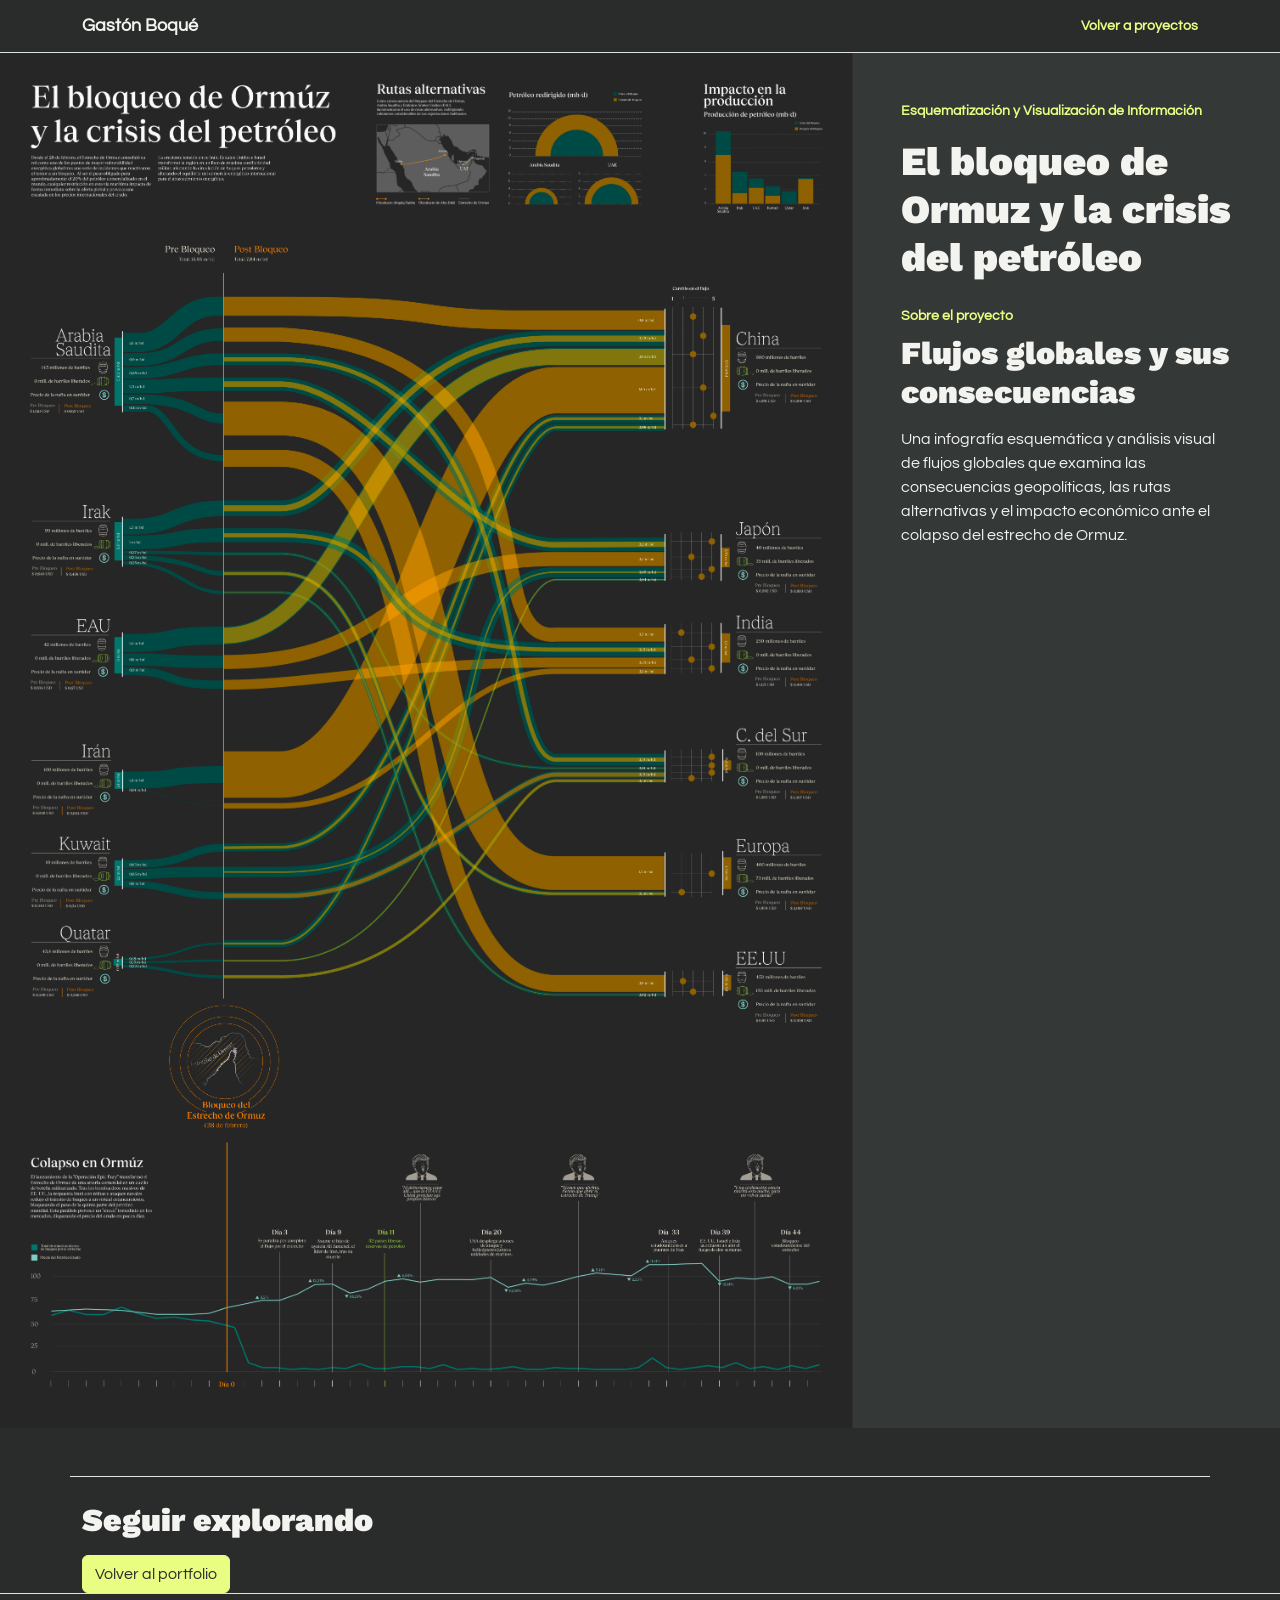
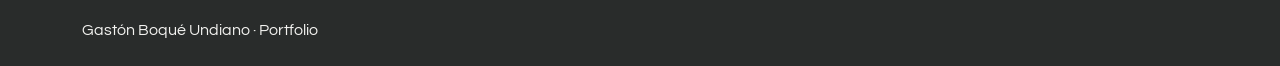
<file: proyectos/ormuz.html>
<!doctype html>
<html lang="es">
  <head>
    <meta charset="UTF-8" />
    <meta name="viewport" content="width=device-width, initial-scale=1.0" />
    <title>El bloqueo de Ormuz y la crisis del petróleo | Portfolio de Gastón Boqué</title>
    <link
      rel="stylesheet"
      href="https://cdn.jsdelivr.net/npm/bootstrap@5.3.8/dist/css/bootstrap.min.css"
    />
    <link rel="stylesheet" href="../css/estilos.css" />
  </head>

  <body>
    <nav class="navbar border-bottom">
      <div class="container">
        <a class="navbar-brand fw-bold" href="../index.html#inicio">Gastón Boqué</a>
        <a class="enlace-proyecto" href="../index.html#proyectos">Volver a proyectos</a>
      </div>
    </nav>

    <main class="proyecto-pagina">
      <section class="row g-0 proyecto-principal">
        <div class="col-12 col-lg-8 proyecto-imagen">
          <img
            class="imagen-proyecto-destacada"
            src="../img/ormuz-infografia.jpg"
            alt="Infografía del bloqueo del estrecho de Ormuz y sus efectos en las rutas de petróleo."
          />
        </div>
        <div class="col-12 col-lg-4 proyecto-detalles p-4 p-lg-5">
          <p class="etiqueta mb-3">Esquematización y Visualización de Información</p>
          <h1 class="titulo-principal mb-4">El bloqueo de Ormuz y la crisis del petróleo</h1>
          <p class="etiqueta mb-2">Sobre el proyecto</p>
          <h2 class="titulo-seccion mb-3">Flujos globales y sus consecuencias</h2>
          <p>
            Una infografía esquemática y análisis visual de flujos globales que
            examina las consecuencias geopolíticas, las rutas alternativas y el
            impacto económico ante el colapso del estrecho de Ormuz.
          </p>
        </div>
      </section>

      <section class="container border-top mt-5 pt-4">
        <h2 class="titulo-seccion mb-3">Seguir explorando</h2>
        <a class="btn btn-dark" href="../index.html#proyectos">Volver al portfolio</a>
      </section>
    </main>

    <footer class="border-top py-4">
      <div class="container">
        <p class="mb-0">Gastón Boqué Undiano · Portfolio</p>
      </div>
    </footer>
  </body>
</html>
</file>
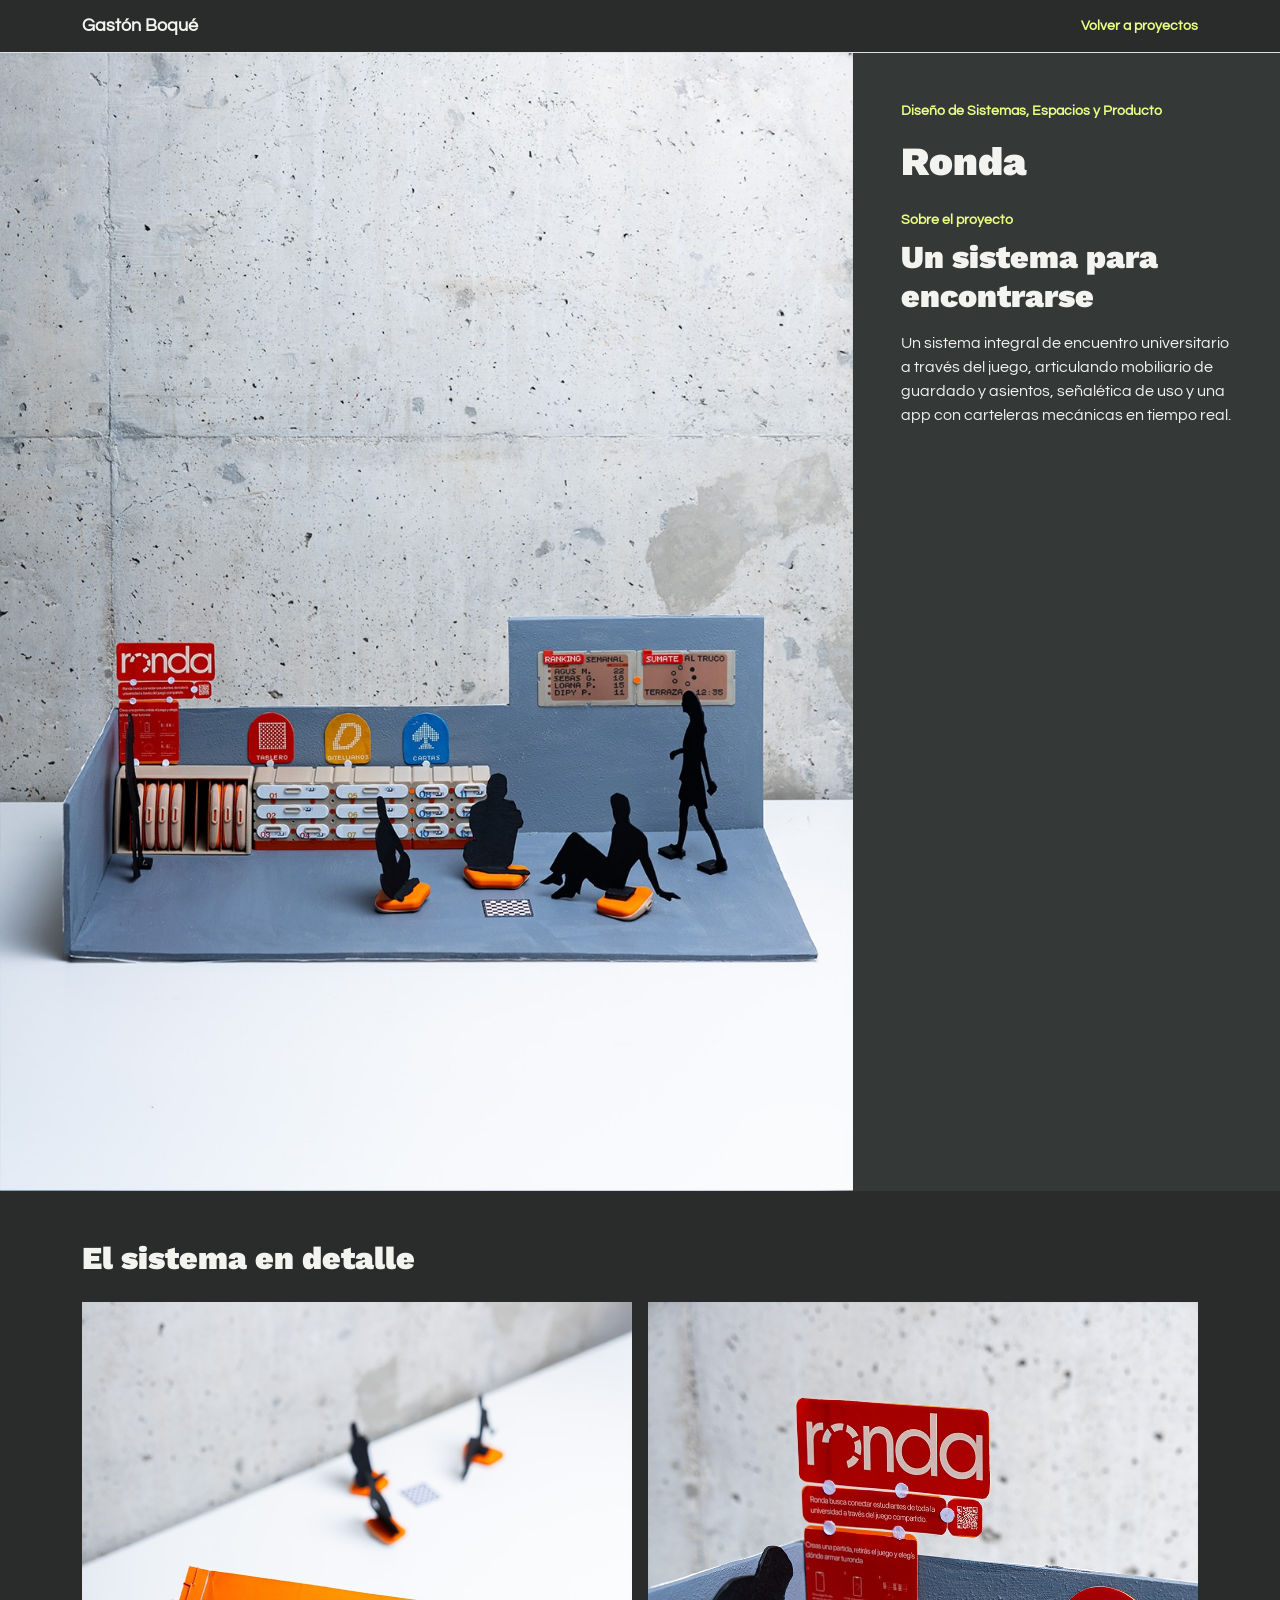
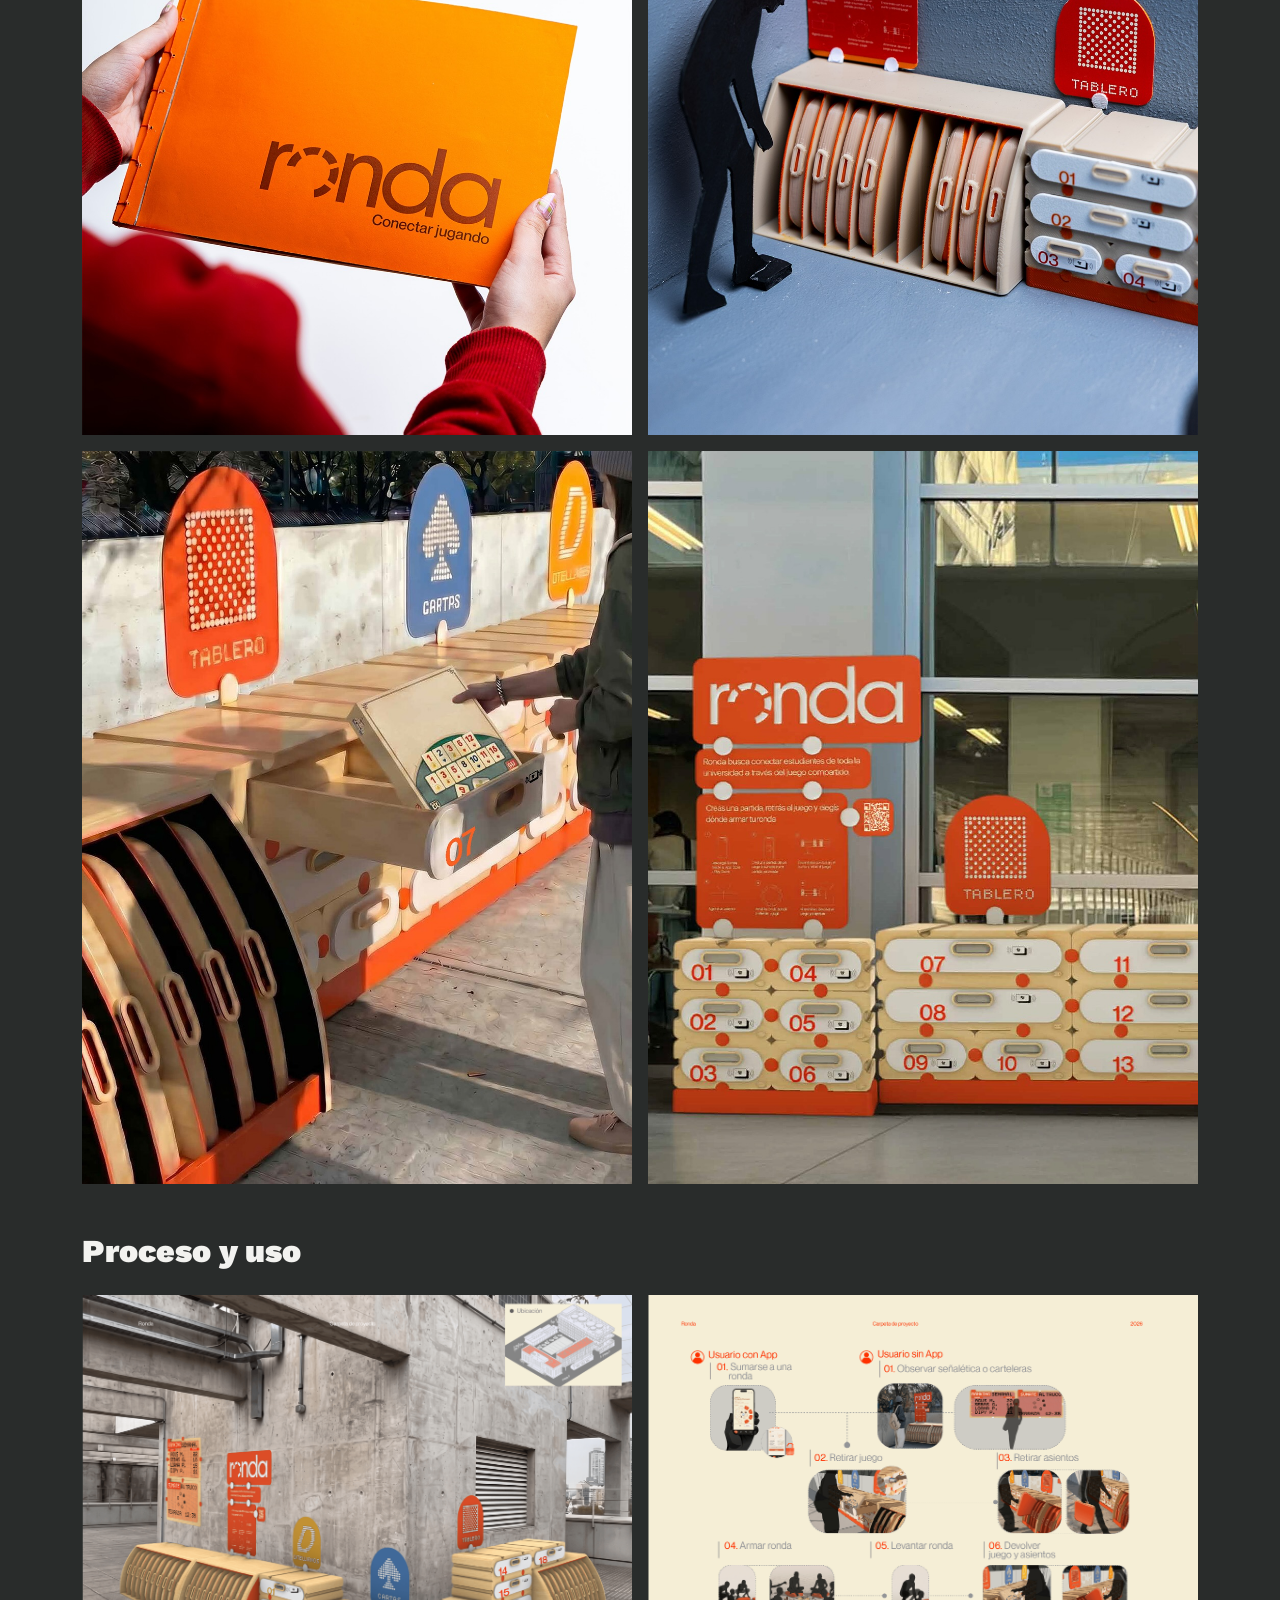
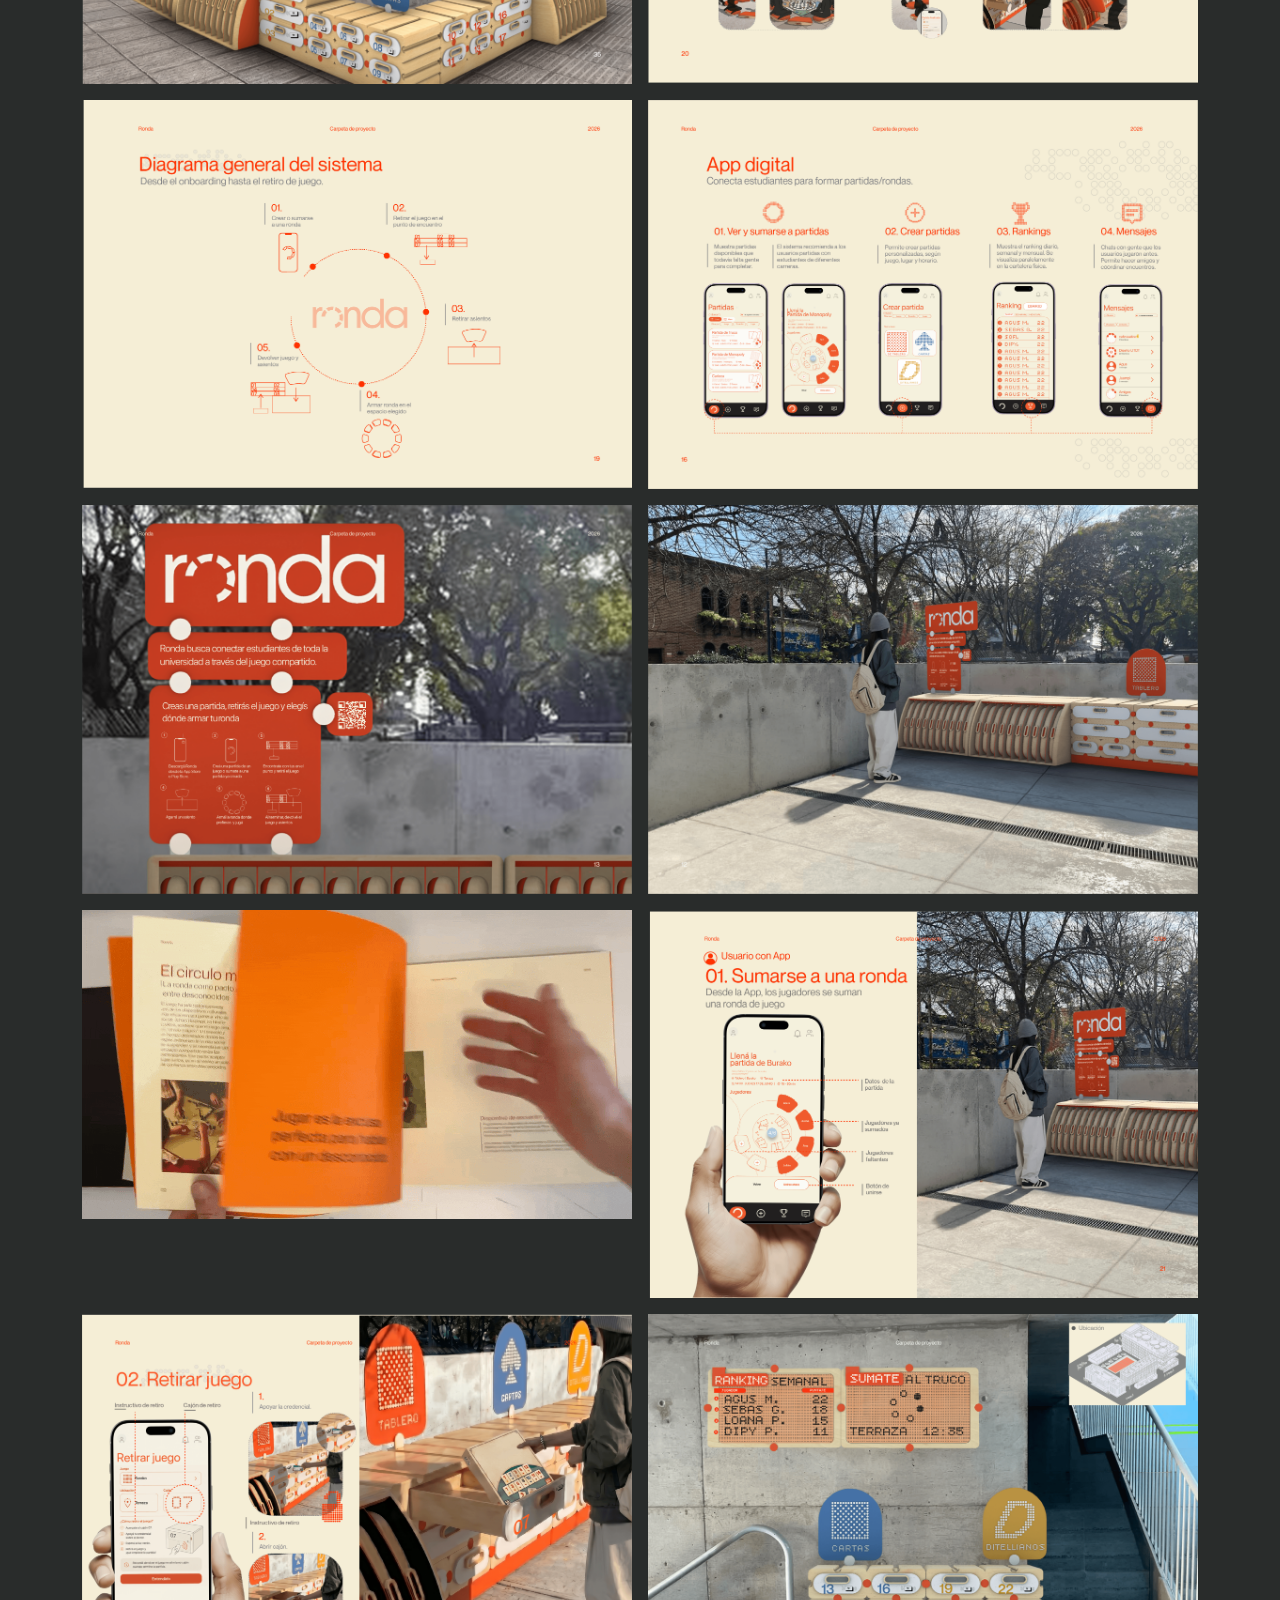
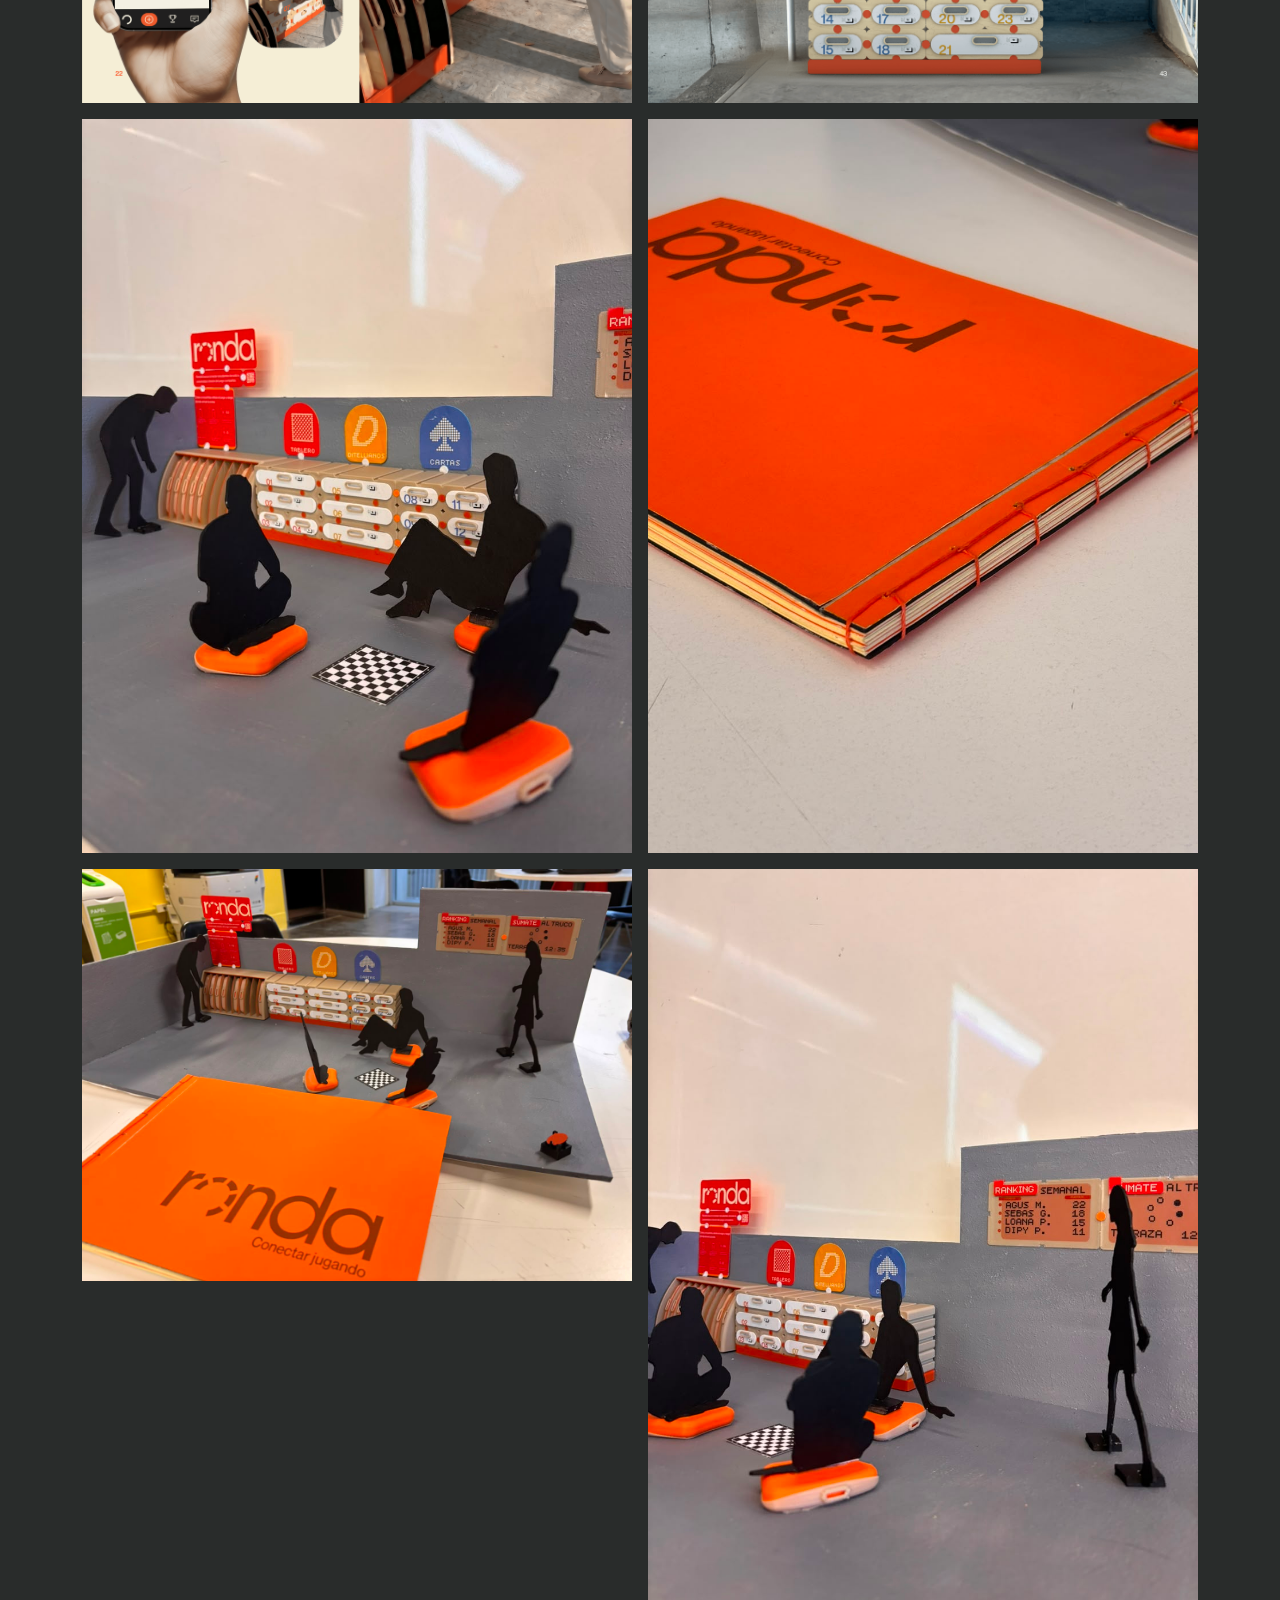
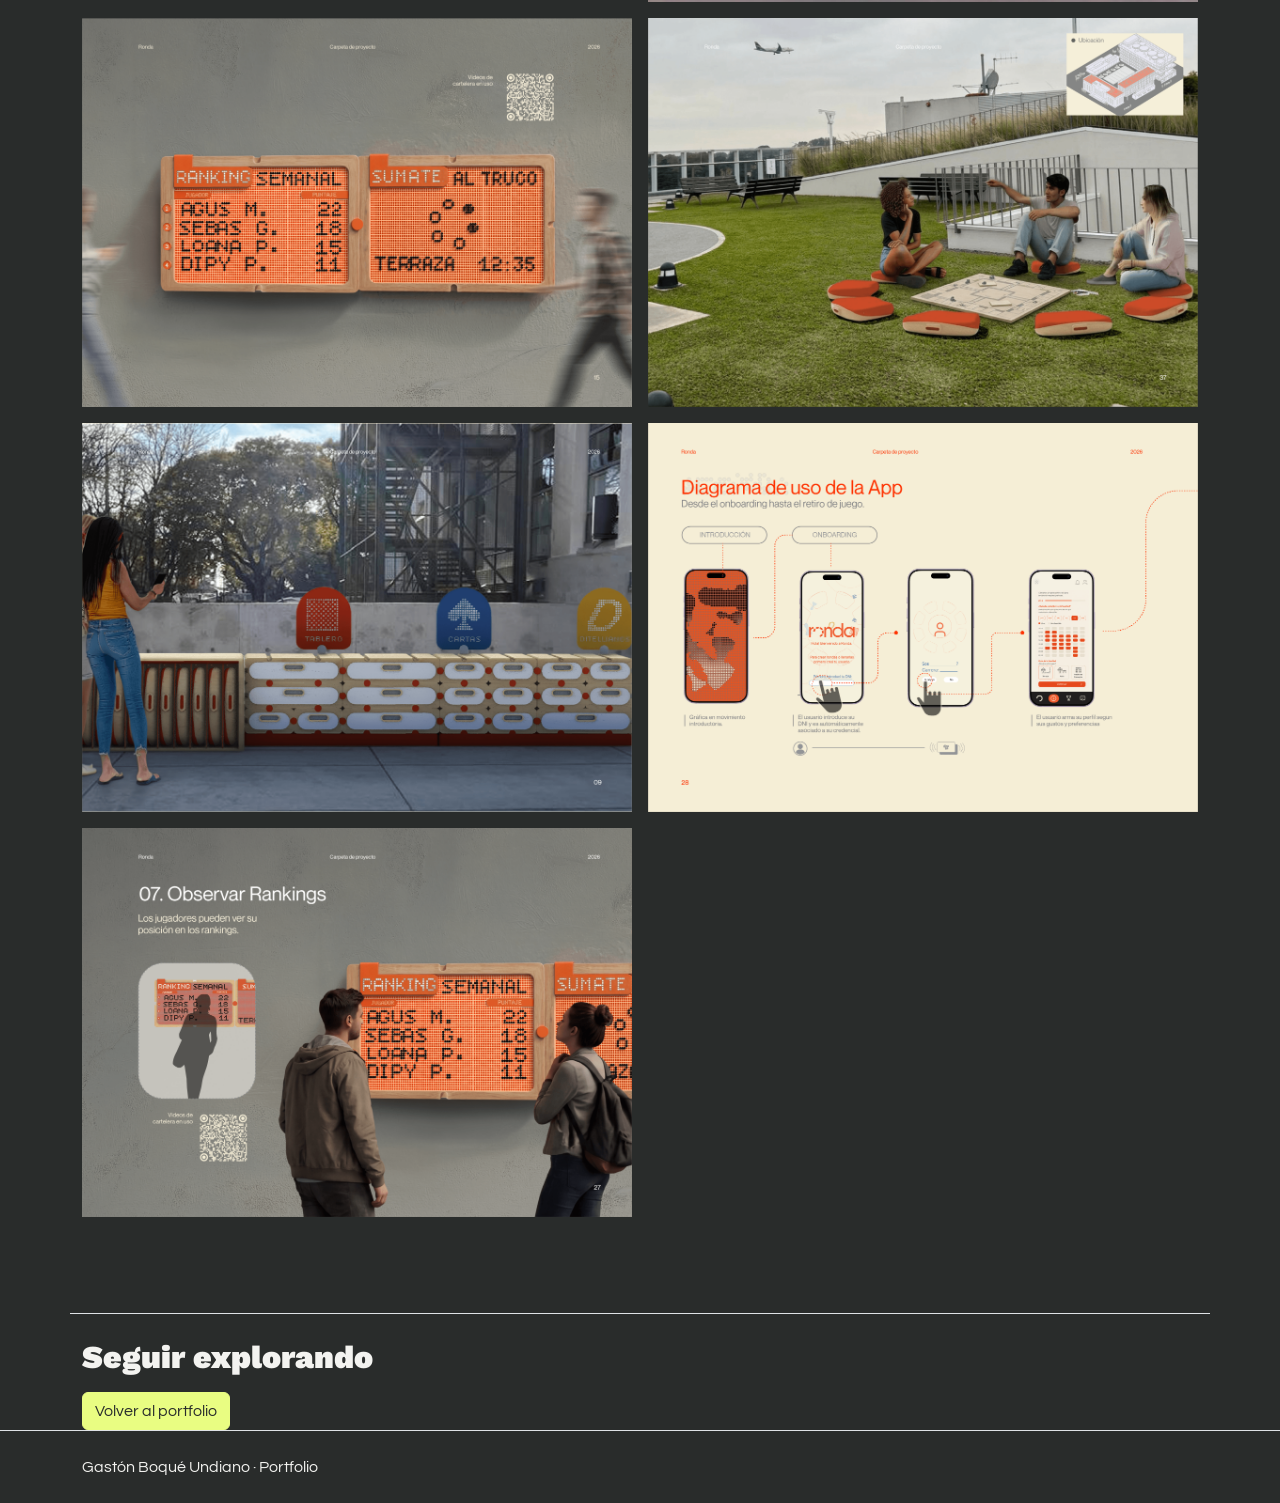
<file: proyectos/ronda.html>
<!doctype html>
<html lang="es">
  <head>
    <meta charset="UTF-8" />
    <meta name="viewport" content="width=device-width, initial-scale=1.0" />
    <title>Ronda | Portfolio de Gastón Boqué</title>
    <link
      rel="stylesheet"
      href="https://cdn.jsdelivr.net/npm/bootstrap@5.3.8/dist/css/bootstrap.min.css"
    />
    <link rel="stylesheet" href="../css/estilos.css" />
  </head>

  <body>
    <nav class="navbar border-bottom">
      <div class="container">
        <a class="navbar-brand fw-bold" href="../index.html#inicio">Gastón Boqué</a>
        <a class="enlace-proyecto" href="../index.html#proyectos">Volver a proyectos</a>
      </div>
    </nav>

    <main class="proyecto-pagina">
      <section class="row g-0 proyecto-principal">
        <div class="col-12 col-lg-8 proyecto-imagen">
          <img
            class="imagen-proyecto-destacada"
            src="../img/ronda-modulos-en-uso.jpg"
            alt="Maqueta de Ronda sobre una base blanca, con mobiliario y figuras de uso."
          />
        </div>
        <div class="col-12 col-lg-4 proyecto-detalles p-4 p-lg-5">
          <p class="etiqueta mb-3">Diseño de Sistemas, Espacios y Producto</p>
          <h1 class="titulo-principal mb-4">Ronda</h1>
          <p class="etiqueta mb-2">Sobre el proyecto</p>
          <h2 class="titulo-seccion mb-3">Un sistema para encontrarse</h2>
          <p>
            Un sistema integral de encuentro universitario a través del juego,
            articulando mobiliario de guardado y asientos, señalética de uso y
            una app con carteleras mecánicas en tiempo real.
          </p>
        </div>
      </section>

      <section class="container py-5" aria-label="Imágenes del proyecto Ronda">
        <h2 class="titulo-seccion mb-4">El sistema en detalle</h2>
        <div class="row g-3">
          <div class="col-12 col-md-6">
            <img
              class="imagen-proyecto"
              src="../img/ronda-cuaderno.jpg"
              alt="Cuaderno naranja con la identidad visual de Ronda."
             
            />
          </div>
          <div class="col-12 col-md-6">
            <img
              class="imagen-proyecto"
              src="../img/ronda-modulo-guardado.jpg"
              alt="Detalle del mueble de guardado y su señalética."
             
            />
          </div>
          <div class="col-12 col-md-6">
            <img
              class="imagen-proyecto"
              src="../img/ronda-uso-mesa.jpg"
              alt="Personas usando la mesa de juego y las carteleras de Ronda."
             
            />
          </div>
          <div class="col-12 col-md-6">
            <img
              class="imagen-proyecto"
              src="../img/ronda-carteleras.jpg"
              alt="Vista de las carteleras y los módulos de guardado de Ronda."
             
            />
          </div>
        </div>
      </section>

      <section class="container pb-5" aria-label="Proceso y uso del proyecto Ronda">
        <h2 class="titulo-seccion mb-4">Proceso y uso</h2>
        <div class="row g-3">
          <div class="col-12 col-md-6">
            <img
              class="imagen-proyecto"
              src="../img/ronda-maqueta-general.png"
              alt="Vista general del sistema Ronda instalado sobre un muro de hormigón."
             
            />
          </div>
          <div class="col-12 col-md-6">
            <img
              class="imagen-proyecto"
              src="../img/ronda-uso-del-sistema.png"
              alt="Infografía con pasos para sumarse a una ronda y organizar una partida."
             
            />
          </div>
          <div class="col-12 col-md-6">
            <img
              class="imagen-proyecto"
              src="../img/ronda-diagrama-general.png"
              alt="Diagrama general de los componentes del sistema Ronda."
             
            />
          </div>
          <div class="col-12 col-md-6">
            <img
              class="imagen-proyecto"
              src="../img/ronda-app-digital.png"
              alt="Presentación de la aplicación digital de Ronda y sus pantallas."
             
            />
          </div>
          <div class="col-12 col-md-6">
            <img
              class="imagen-proyecto"
              src="../img/ronda-senalizacion.png"
              alt="Carteleras, señalética y mobiliario de Ronda en el espacio universitario."
             
            />
          </div>
          <div class="col-12 col-md-6">
            <img
              class="imagen-proyecto"
              src="../img/ronda-maqueta-en-uso.png"
              alt="Maqueta del sistema Ronda con módulos, carteleras y personas."
             
            />
          </div>
          <div class="col-12 col-md-6">
            <img
              class="imagen-proyecto"
              src="../img/ronda-cuaderno-animado.gif"
              alt="Animación que muestra las páginas del cuaderno de Ronda."
             
            />
          </div>
          <div class="col-12 col-md-6">
            <img
              class="imagen-proyecto"
              src="../img/ronda-app-sumarse.png"
              alt="Instrucciones en la aplicación para sumarse a una partida."
             
            />
          </div>
          <div class="col-12 col-md-6">
            <img
              class="imagen-proyecto"
              src="../img/ronda-app-retirar-juego.png"
              alt="Instrucciones para retirar un juego desde el módulo de guardado."
             
            />
          </div>
          <div class="col-12 col-md-6">
            <img
              class="imagen-proyecto"
              src="../img/ronda-carteleras-en-escalera.png"
              alt="Carteleras y módulos de guardado de Ronda en una escalera universitaria."
             
            />
          </div>
          <div class="col-12 col-md-6">
            <img
              class="imagen-proyecto"
              src="../img/ronda-maqueta-personas.jpg"
              alt="Maqueta del espacio Ronda con figuras alrededor de una partida."
             
            />
          </div>
          <div class="col-12 col-md-6">
            <img
              class="imagen-proyecto"
              src="../img/ronda-cuaderno-abierto.jpg"
              alt="Cuaderno abierto con la identidad visual de Ronda."
             
            />
          </div>
          <div class="col-12 col-md-6">
            <img
              class="imagen-proyecto"
              src="../img/ronda-juego-y-cuaderno.jpg"
              alt="Cuaderno de Ronda junto a una maqueta de la mesa de juego."
             
            />
          </div>
          <div class="col-12 col-md-6">
            <img
              class="imagen-proyecto"
              src="../img/ronda-maqueta-otro-angulo.jpg"
              alt="Vista de la maqueta de Ronda desde otro ángulo."
             
            />
          </div>
          <div class="col-12 col-md-6">
            <img
              class="imagen-proyecto"
              src="../img/ronda-ranking-semanal.png"
              alt="Cartelera con el ranking semanal de Ronda."
             
            />
          </div>
          <div class="col-12 col-md-6">
            <img
              class="imagen-proyecto"
              src="../img/ronda-espacio-exterior.png"
              alt="Sistema Ronda integrado en un espacio exterior del campus."
             
            />
          </div>
          <div class="col-12 col-md-6">
            <img
              class="imagen-proyecto"
              src="../img/ronda-modulos-exterior.png"
              alt="Módulos de guardado y señalética de Ronda en el exterior."
             
            />
          </div>
          <div class="col-12 col-md-6">
            <img
              class="imagen-proyecto"
              src="../img/ronda-app-ranking.png"
              alt="Diagrama de uso de la aplicación para consultar rankings."
             
            />
          </div>
          <div class="col-12 col-md-6">
            <img
              class="imagen-proyecto"
              src="../img/ronda-ranking-en-uso.png"
              alt="Personas consultando la cartelera de rankings de Ronda."
             
            />
          </div>
        </div>
      </section>

      <section class="container border-top mt-5 pt-4">
        <h2 class="titulo-seccion mb-3">Seguir explorando</h2>
        <a class="btn btn-dark" href="../index.html#proyectos">Volver al portfolio</a>
      </section>
    </main>

    <footer class="border-top py-4">
      <div class="container">
        <p class="mb-0">Gastón Boqué Undiano · Portfolio</p>
      </div>
    </footer>
  </body>
</html>
</file>
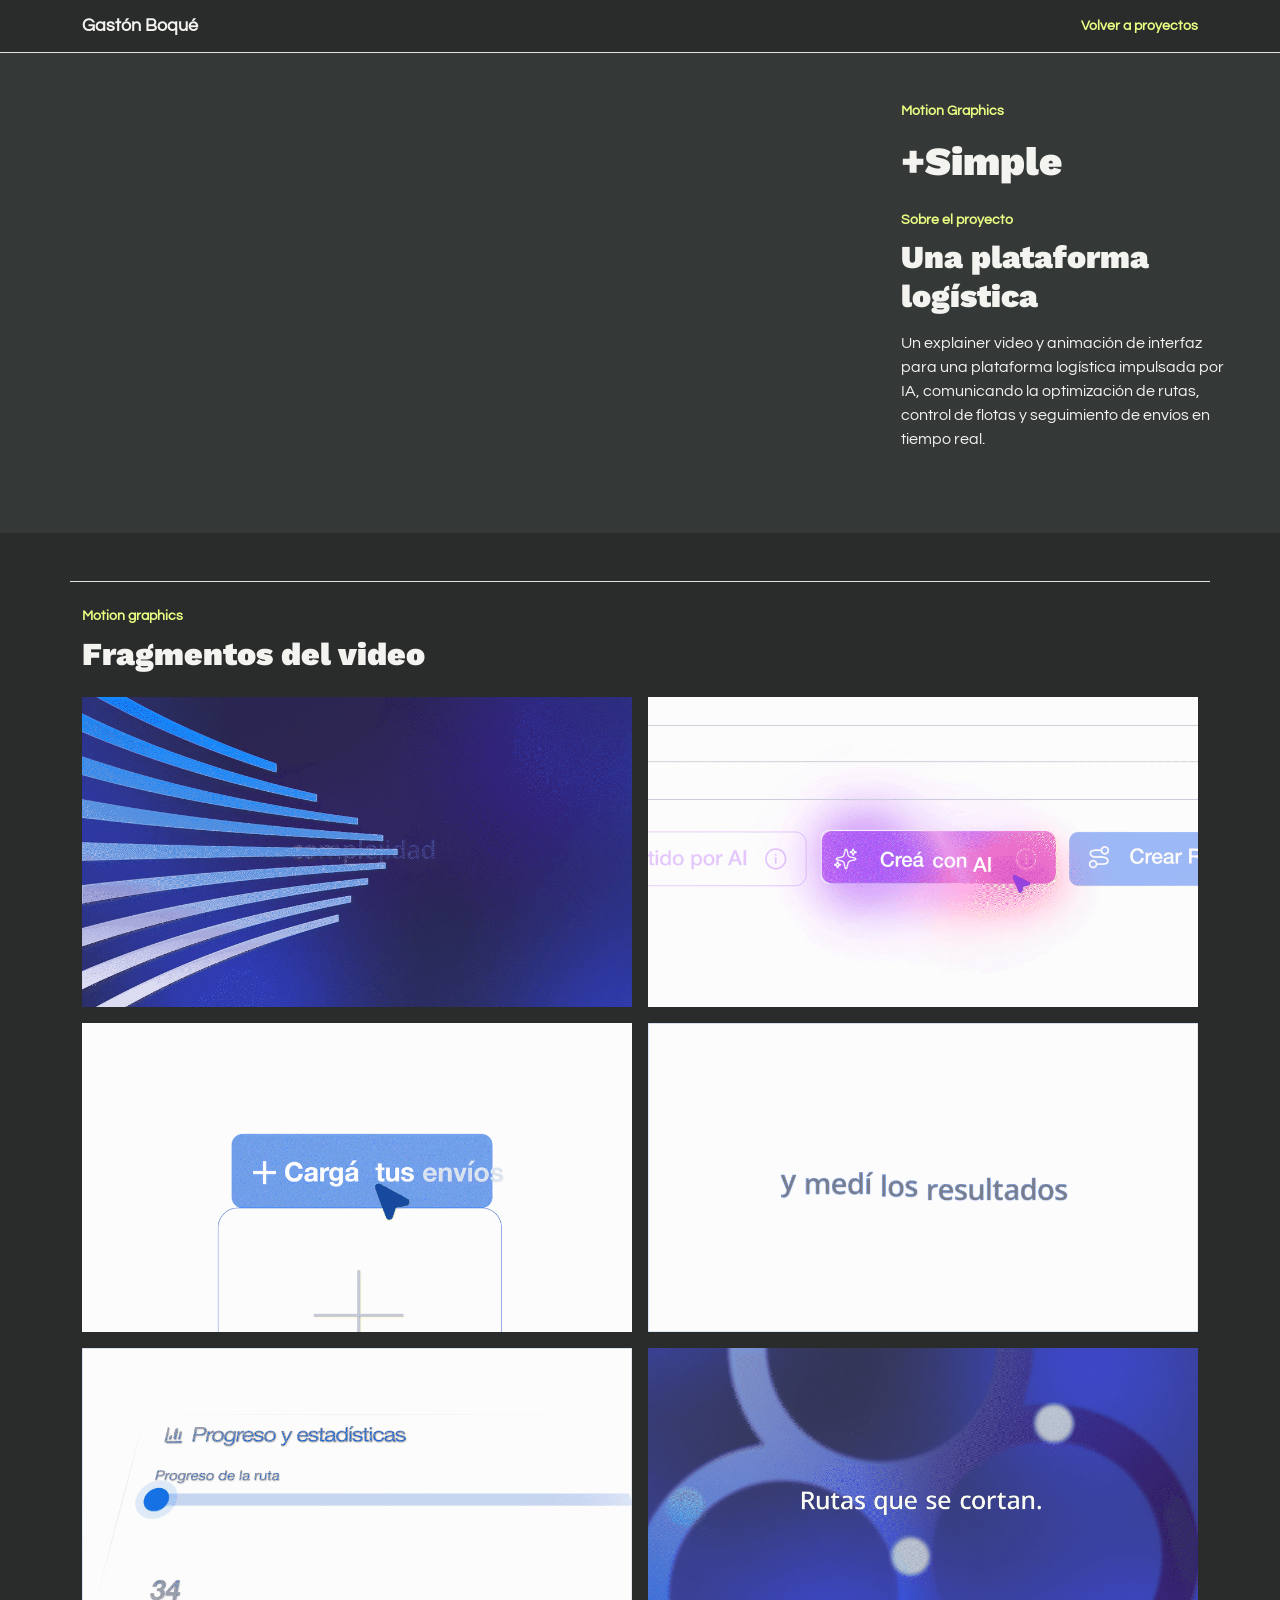
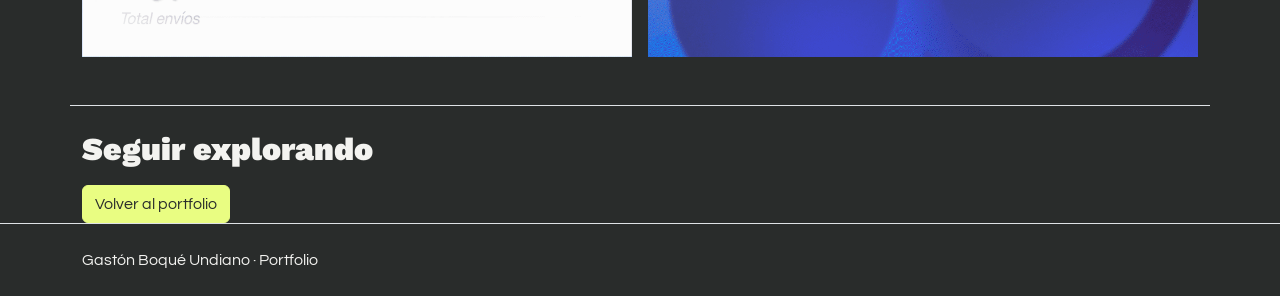
<file: proyectos/simple.html>
<!doctype html>
<html lang="es">

<head>
  <meta charset="UTF-8" />
  <meta name="viewport" content="width=device-width, initial-scale=1.0" />
  <title>+Simple | Portfolio de Gastón Boqué</title>
  <link rel="stylesheet" href="https://cdn.jsdelivr.net/npm/bootstrap@5.3.8/dist/css/bootstrap.min.css" />
  <link rel="stylesheet" href="../css/estilos.css" />
</head>

<body>
  <nav class="navbar border-bottom">
    <div class="container">
      <a class="navbar-brand fw-bold" href="../index.html#inicio">Gastón Boqué</a>
      <a class="enlace-proyecto" href="../index.html#proyectos">Volver a proyectos</a>
    </div>
  </nav>

  <main class="proyecto-pagina">
    <section class="row g-0 proyecto-principal">
      <div class="col-12 col-lg-8 proyecto-imagen">
        <div class="ratio ratio-16x9">
          <iframe width="100%" height="450" src="https://www.youtube.com/embed/wDtbhGm1u3c"
            title="Video principal del proyecto +Simple"
            allow="accelerometer; autoplay; clipboard-write; encrypted-media; gyroscope; picture-in-picture"
            allowfullscreen></iframe>
        </div>
      </div>
      <div class="col-12 col-lg-4 proyecto-detalles p-4 p-lg-5">
        <p class="etiqueta mb-3">Motion Graphics</p>
        <h1 class="titulo-principal mb-4">+Simple</h1>
        <p class="etiqueta mb-2">Sobre el proyecto</p>
        <h2 class="titulo-seccion mb-3">Una plataforma logística</h2>
        <p>
          Un explainer video y animación de interfaz para una plataforma
          logística impulsada por IA, comunicando la optimización de rutas,
          control de flotas y seguimiento de envíos en tiempo real.
        </p>
      </div>
    </section>

    <section class="container border-top mt-5 pt-4">
      <p class="etiqueta mb-2">Motion graphics</p>
      <h2 class="titulo-seccion mb-4">Fragmentos del video</h2>
      <div class="row g-3">
        <div class="col-12 col-md-6">
          <img class="imagen-proyecto" src="../img/simple-fragmento-01.gif"
            alt="Fragmento animado de +Simple con la frase «Transformá»." />
        </div>
        <div class="col-12 col-md-6">
          <img class="imagen-proyecto" src="../img/simple-fragmento-02.gif"
            alt="Interfaz de +Simple para buscar y asignar paradas de envío." />
        </div>
        <div class="col-12 col-md-6">
          <img class="imagen-proyecto" src="../img/simple-fragmento-03.gif"
            alt="Fragmento tipográfico animado: «Cargá tus envíos»." />
        </div>
        <div class="col-12 col-md-6">
          <img class="imagen-proyecto" src="../img/simple-fragmento-04.gif"
            alt="Fragmento tipográfico animado sobre la medición de envíos." />
        </div>
        <div class="col-12 col-md-6">
          <img class="imagen-proyecto" src="../img/simple-fragmento-05.gif"
            alt="Interfaz de +Simple con el progreso y las estadísticas de una entrega." />
        </div>
        <div class="col-12 col-md-6">
          <img class="imagen-proyecto" src="../img/simple-fragmento-06.gif"
            alt="Animación gráfica azul con la frase «Rutas que se cortan»." />
        </div>
      </div>
    </section>

    <section class="container border-top mt-5 pt-4">
      <h2 class="titulo-seccion mb-3">Seguir explorando</h2>
      <a class="btn btn-dark" href="../index.html#proyectos">Volver al portfolio</a>
    </section>
  </main>

  <footer class="border-top py-4">
    <div class="container">
      <p class="mb-0">Gastón Boqué Undiano · Portfolio</p>
    </div>
  </footer>
</body>

</html>
</file>
<file: css/estilos.css>
/* Aca importo o enlazo las dos tipografías (Questrial y Work Sans) de google fonts */
@import url('https://fonts.googleapis.com/css2?family=Questrial&family=Work+Sans:wght@300..900&display=swap');

/* Aca guardo mis variables de colores principales para usar en toda la pagina */
:root {
  --color-fondo: #292c2b;
  --color-texto: #f3f3f0;
  --color-acento: #e9fd82;
  --color-acento-claro: var(--color-acento);
  --color-superficie: #343837;
  --color-borde: #555b58;
}

/* Aca defino el tamaño base de letra para que funcionen los rem */
html {
  font-size: 16px;
}

/* Estos son los colores generales de la página */
body {
  color: var(--color-texto);
  background-color: var(--color-fondo);
  font-family: "Questrial", sans-serif;
}

/* Aca personalizo los colores y enlaces de la barra de navegacion de Bootstrap */
.navbar {
  background-color: var(--color-fondo);
}

.navbar .nav-link {
  color: var(--color-texto);
}

.navbar .nav-link:hover {
  color: var(--color-acento-claro);
}

.navbar-toggler {
  border-color: var(--color-borde);
}

.navbar-brand {
  color: var(--color-texto);
  font-family: "Questrial", sans-serif;
  font-size: 1.1rem;
}

/* Aca defino el fondo y los textos del encabezado principal */
.encabezado-principal {
  background-color: var(--color-fondo);
}

.titulo-principal,
.titulo-seccion,
.modal-title {
  font-family: "Work Sans", sans-serif;
  font-weight: 900;
}

.titulo-principal {
  font-size: 3.5rem;
}

.bajada {
  font-family: "Work Sans", sans-serif;
}

.etiqueta {
  color: var(--color-acento-claro);
  font-size: 0.85rem;
  font-weight: 700;
}

/* Aca armo el diseño y el tamaño de las tarjetas de mis proyectos */
.tarjeta-proyecto {
  height: 22rem;
  background-color: var(--color-superficie);
}

#contenedor-proyectos {
  background-color: var(--color-fondo);
}

.enlace-tarjeta {
  position: relative;
  display: block;
  height: 100%;
  color: var(--color-texto);
  text-decoration: none;
}

.anio-proyecto {
  position: absolute;
  top: 0.75rem;
  left: 0.75rem;
  display: inline-block;
  color: var(--color-texto);
  font-family: "Work Sans", sans-serif;
  font-size: 0.85rem;
  font-weight: 600;
}

/* Aca centro la imagen adentro de la tarjeta sin que se deforme */
.imagen-tarjeta {
  display: flex;
  align-items: center;
  justify-content: center;
  width: 100%;
  height: 100%;
}

.imagen-tarjeta img {
  display: block;
  max-width: 100%;
  max-height: 100%;
  width: auto;
  height: auto;
}

/* Aca configuro la informacion oculta que aparece con transicion al pasar el mouse */
.informacion-tarjeta {
  position: absolute;
  top: 0;
  right: 0;
  bottom: 0;
  left: 0;
  display: flex;
  align-items: flex-end;
  background-image: linear-gradient(
    to top,
    rgba(41, 44, 43, 0.96),
    rgba(41, 44, 43, 0.72) 48%,
    transparent
  );
  opacity: 0;
  transition: opacity 0.25s ease;
}

.texto-tarjeta {
  width: 100%;
  padding: 1rem;
  color: var(--color-texto);
}

.tarjeta-proyecto:hover .informacion-tarjeta {
  opacity: 1;
}

/* Estos son los estilos para las paginas internas de cada proyecto */
.imagen-proyecto {
  display: block;
  width: 100%;
  height: auto;
}

.proyecto-imagen {
  background-color: var(--color-superficie);
}

.imagen-proyecto-destacada {
  display: block;
  width: 100%;
  height: auto;
}

.proyecto-detalles {
  background-color: var(--color-superficie);
}

.proyecto-detalles .titulo-principal {
  font-size: 2.5rem;
}

.numero-proyecto {
  color: var(--color-acento-claro);
  font-size: 0.9rem;
  font-weight: 700;
}

.enlace-proyecto {
  color: var(--color-acento-claro);
  font-size: 0.85rem;
  font-weight: 700;
  text-decoration: none;
  transition: color 0.25s ease;
}

.enlace-proyecto:hover {
  color: var(--color-texto);
}

/* Aca sobrescribo los botones de Bootstrap para que tengan mi color de acento */
.btn-dark {
  color: var(--color-fondo);
  background-color: var(--color-acento);
  border-color: var(--color-acento);
}

.btn-dark:hover {
  color: var(--color-texto);
  background-color: var(--color-superficie);
  border-color: var(--color-acento);
}

.boton-contacto-footer {
  padding: 0;
  color: var(--color-texto);
  background-color: transparent;
  border: 0;
  transition: color 0.25s ease;
}

.boton-contacto-footer:hover {
  color: var(--color-acento-claro);
}

/* Aca adapto los colores de la ventana modal y los campos del formulario */
.modal-content {
  color: var(--color-texto);
  background-color: var(--color-superficie);
}

.form-control {
  color: var(--color-texto);
  background-color: var(--color-fondo);
  border-color: var(--color-borde);
}

/* Estos son los estilos de la seccion de educacion y experiencia */
.titulo-cv {
  font-size: 1.25rem;
}

.entrada-cv {
  padding: 1.25rem 0;
  border-top: 1px solid var(--color-borde);
}

.entrada-cv:first-child {
  padding-top: 0;
  border-top: 0;
}

.nombre-cv {
  margin: 0;
  font-family: "Work Sans", sans-serif;
  font-size: 1.1rem;
  font-weight: 600;
}

.fechas-cv {
  color: #b7bfba;
}
</file>
